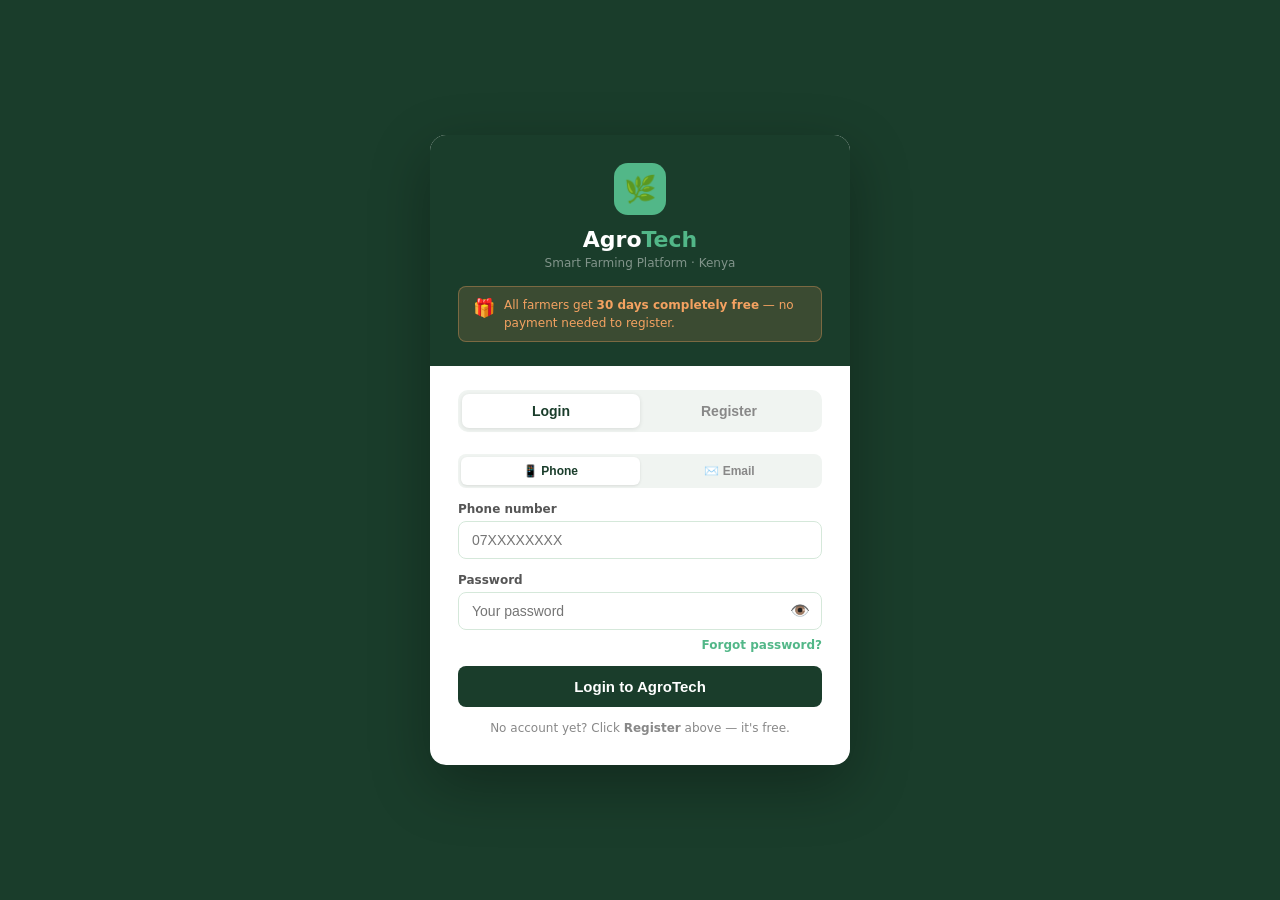
<file: frontend/index.html>
<!DOCTYPE html>
<html lang="en">
<head>
  <meta charset="UTF-8">
  <meta name="viewport" content="width=device-width, initial-scale=1.0">
  <title>AgroTech — Login</title>
  <style>
    * { box-sizing: border-box; margin: 0; padding: 0; }
    body {
      font-family: 'Segoe UI', system-ui, sans-serif;
      background: #1a3d2b;
      min-height: 100vh;
      display: flex; align-items: center; justify-content: center;
      padding: 20px;
    }
    .card {
      background: #ffffff; border-radius: 16px;
      width: 100%; max-width: 420px; overflow: hidden;
      box-shadow: 0 20px 60px rgba(0,0,0,0.3);
    }
    .card-top { background: #1a3d2b; padding: 28px 28px 24px; text-align: center; }
    .logo-circle {
      width: 52px; height: 52px; background: #52b788;
      border-radius: 14px; display: flex; align-items: center;
      justify-content: center; font-size: 26px; margin: 0 auto 12px;
    }
    .logo-name { font-size: 22px; font-weight: 700; color: #fff; }
    .logo-name span { color: #52b788; }
    .logo-tag { font-size: 12px; color: rgba(255,255,255,0.45); margin-top: 4px; }
    .free-strip {
      background: rgba(244,162,97,0.15); border: 1px solid rgba(244,162,97,0.35);
      border-radius: 8px; padding: 9px 14px; margin-top: 16px;
      display: flex; align-items: flex-start; gap: 9px; text-align: left;
    }
    .free-strip-icon { font-size: 18px; margin-top: 1px; }
    .free-strip-text { font-size: 12px; color: #f4a261; line-height: 1.5; }
    .card-body { padding: 24px 28px 28px; }
    .tabs {
      display: flex; background: #f0f4f1; border-radius: 10px;
      padding: 4px; margin-bottom: 22px;
    }
    .tab {
      flex: 1; padding: 9px; text-align: center; font-size: 14px;
      font-weight: 600; border-radius: 7px; cursor: pointer;
      color: #888; border: none; background: none; transition: all 0.15s;
    }
    .tab.active { background: #fff; color: #1a3d2b; box-shadow: 0 1px 4px rgba(0,0,0,0.1); }
    .panel { display: none; }
    .panel.active { display: block; }
    .field { margin-bottom: 14px; }
    .field label { display: block; font-size: 12px; font-weight: 600; color: #555; margin-bottom: 5px; }
    .pass-wrap { position: relative; }
    .pass-wrap input {
      width: 100%; padding: 10px 42px 10px 13px;
      border: 1.5px solid #d5e8da; border-radius: 8px;
      font-size: 14px; color: #1a1a1a; background: #fff; transition: border-color 0.15s;
    }
    .pass-wrap input:focus { outline: none; border-color: #52b788; }
    .eye-btn {
      position: absolute; right: 12px; top: 50%; transform: translateY(-50%);
      background: none; border: none; cursor: pointer; color: #aaa;
      font-size: 16px; padding: 0; line-height: 1; transition: color 0.15s;
    }
    .eye-btn:hover { color: #1a3d2b; }
    .field input[type="tel"], .field input[type="text"], .field input[type="email"],
    .field input[type="number"], .field select {
      width: 100%; padding: 10px 13px; border: 1.5px solid #d5e8da;
      border-radius: 8px; font-size: 14px; color: #1a1a1a;
      background: #fff; transition: border-color 0.15s;
    }
    .field input:focus, .field select:focus {
      outline: none; border-color: #52b788;
    }
    .two-col { display: grid; grid-template-columns: 1fr 1fr; gap: 12px; }
    .scale-hint {
      background: #eaf3de; border-radius: 8px; padding: 9px 12px;
      font-size: 12px; color: #3b6d11; margin-bottom: 14px;
      display: none; line-height: 1.5;
    }
    .error-box {
      background: #fcebeb; border: 1px solid #f09595; border-radius: 8px;
      padding: 10px 13px; font-size: 13px; color: #a32d2d;
      margin-bottom: 14px; display: none;
    }
    .success-box {
      background: #eaf3de; border: 1px solid #a5d6a7; border-radius: 8px;
      padding: 10px 13px; font-size: 13px; color: #2e7d32;
      margin-bottom: 14px; display: none;
    }
    .submit-btn {
      width: 100%; padding: 12px; background: #1a3d2b; color: #fff;
      border: none; border-radius: 8px; font-size: 15px; font-weight: 700;
      cursor: pointer; transition: background 0.15s;
    }
    .submit-btn:hover { background: #2d6a4f; }
    .submit-btn:disabled { background: #aaa; cursor: not-allowed; }
    .hint { font-size: 12px; color: #888; text-align: center; margin-top: 12px; line-height: 1.5; }
    .forgot-link {
      display: block; text-align: right; font-size: 12px;
      color: #52b788; margin: -6px 0 14px; cursor: pointer;
      text-decoration: none; font-weight: 600;
    }
    .forgot-link:hover { text-decoration: underline; }
    .back-link {
      display: inline-flex; align-items: center; gap: 6px;
      font-size: 13px; color: #52b788; cursor: pointer;
      margin-bottom: 16px; font-weight: 600; text-decoration: none;
    }
    .back-link:hover { text-decoration: underline; }
    .step-title { font-size: 16px; font-weight: 800; color: #1a3d2b; margin-bottom: 6px; }
    .step-sub { font-size: 13px; color: #888; margin-bottom: 18px; line-height: 1.6; }
    .login-toggle {
      display: flex; background: #f0f4f1; border-radius: 8px;
      padding: 3px; margin-bottom: 14px;
    }
    .lt-btn {
      flex: 1; padding: 7px; text-align: center; font-size: 12px;
      font-weight: 700; border-radius: 6px; cursor: pointer;
      color: #888; border: none; background: none; transition: all 0.15s;
    }
    .lt-btn.active { background: #fff; color: #1a3d2b; box-shadow: 0 1px 3px rgba(0,0,0,0.1); }
  </style>
</head>
<body>
<div class="card">
  <div class="card-top">
    <div class="logo-circle">🌿</div>
    <div class="logo-name">Agro<span>Tech</span></div>
    <div class="logo-tag">Smart Farming Platform · Kenya</div>
    <div class="free-strip">
      <span class="free-strip-icon">🎁</span>
      <span class="free-strip-text">All farmers get <strong>30 days completely free</strong> — no payment needed to register.</span>
    </div>
  </div>

  <div class="card-body">

    <!-- ═══════════════════════════
         MAIN TABS (Login / Register)
         Hidden when on forgot-password screens
    ═══════════════════════════ -->
    <div class="tabs" id="main-tabs">
      <button class="tab active" onclick="switchTab('login', this)">Login</button>
      <button class="tab"        onclick="switchTab('register', this)">Register</button>
    </div>

    <!-- ═══════════════════════════
         LOGIN PANEL
    ═══════════════════════════ -->
    <div id="panel-login" class="panel active">
      <div class="error-box" id="login-error">❌ <span id="login-error-text"></span></div>

      <!-- Toggle between phone and email login -->
      <div class="login-toggle">
        <button class="lt-btn active" id="lt-phone" onclick="setLoginMode('phone')">📱 Phone</button>
        <button class="lt-btn" id="lt-email" onclick="setLoginMode('email')">✉️ Email</button>
      </div>

      <div class="field">
        <label id="l-identifier-label">Phone number</label>
        <input type="text" id="l-identifier" placeholder="07XXXXXXXX">
      </div>
      <div class="field">
        <label>Password</label>
        <div class="pass-wrap">
          <input type="password" id="l-pass" placeholder="Your password">
          <button class="eye-btn" type="button" onclick="togglePassword('l-pass', this)" title="Show/hide password">👁️</button>
        </div>
      </div>
      <a class="forgot-link" onclick="goToForgot()">Forgot password?</a>
      <button class="submit-btn" id="login-btn" onclick="doLogin()">Login to AgroTech</button>
      <p class="hint">No account yet? Click <strong>Register</strong> above — it's free.</p>
    </div>

    <!-- ═══════════════════════════
         REGISTER PANEL
    ═══════════════════════════ -->
    <div id="panel-register" class="panel">
      <div class="error-box" id="reg-error">❌ <span id="reg-error-text"></span></div>
      <div class="field">
        <label>Full name</label>
        <input type="text" id="r-name" placeholder="e.g. John Kamau">
      </div>
      <div class="two-col">
        <div class="field">
          <label>Phone number</label>
          <input type="tel" id="r-phone" placeholder="07XXXXXXXX">
        </div>
        <div class="field">
          <label>Email (optional)</label>
          <input type="email" id="r-email" placeholder="you@gmail.com">
        </div>
      </div>
      <div class="two-col">
        <div class="field">
          <label>Password</label>
          <div class="pass-wrap">
            <input type="password" id="r-pass" placeholder="Min 6 characters">
            <button class="eye-btn" type="button" onclick="togglePassword('r-pass', this)" title="Show/hide password">👁️</button>
          </div>
        </div>
        <div class="field">
          <label>Confirm password</label>
          <div class="pass-wrap">
            <input type="password" id="r-pass2" placeholder="Repeat password">
            <button class="eye-btn" type="button" onclick="togglePassword('r-pass2', this)" title="Show/hide password">👁️</button>
          </div>
        </div>
      </div>
      <div class="field">
        <label>Farm size (acres)</label>
        <input type="number" id="r-acres" placeholder="e.g. 3" min="0" step="0.5" oninput="updateScale()">
      </div>
      <div class="field">
        <label>County</label>
        <select id="r-county">
          <option value="">Select your county...</option>
          <option>Baringo</option><option>Bomet</option><option>Bungoma</option>
          <option>Busia</option><option>Elgeyo Marakwet</option><option>Embu</option>
          <option>Garissa</option><option>Homa Bay</option><option>Isiolo</option>
          <option>Kajiado</option><option>Kakamega</option><option>Kericho</option>
          <option>Kiambu</option><option>Kilifi</option><option>Kirinyaga</option>
          <option>Kisii</option><option>Kisumu</option><option>Kitui</option>
          <option>Kwale</option><option>Laikipia</option><option>Lamu</option>
          <option>Machakos</option><option>Makueni</option><option>Mandera</option>
          <option>Marsabit</option><option>Meru</option><option>Migori</option>
          <option>Mombasa</option><option>Murang'a</option><option>Nairobi</option>
          <option>Nakuru</option><option>Nandi</option><option>Narok</option>
          <option>Nyamira</option><option>Nyandarua</option><option>Nyeri</option>
          <option>Samburu</option><option>Siaya</option><option>Taita Taveta</option>
          <option>Tana River</option><option>Tharaka Nithi</option><option>Trans Nzoia</option>
          <option>Turkana</option><option>Uasin Gishu</option><option>Vihiga</option>
          <option>Wajir</option><option>West Pokot</option>
        </select>
      </div>
      <div class="scale-hint" id="scale-hint"></div>
      <button class="submit-btn" id="reg-btn" onclick="doRegister()">Create My Farm Account</button>
      <p class="hint">Already have an account? Click <strong>Login</strong> above.</p>
    </div>


    <!-- ═══════════════════════════
         FORGOT PASSWORD — STEP 1
         Enter email to receive code
    ═══════════════════════════ -->
    <div id="panel-forgot1" class="panel">
      <a class="back-link" onclick="goToLogin()">← Back to Login</a>
      <div class="step-title">🔒 Forgot your password?</div>
      <div class="step-sub">
        Enter the email address you used when registering your account.
        We will send you a 6-digit code to reset your password.
      </div>
      <div class="error-box" id="forgot1-error">❌ <span id="forgot1-error-text"></span></div>
      <div class="field">
        <label>Email address</label>
        <input type="email" id="f-email" placeholder="you@gmail.com">
      </div>
      <button class="submit-btn" id="forgot1-btn" onclick="sendResetCode()">
        📧 Send Reset Code
      </button>
      <p class="hint">
        ⚠️ You must use the <strong>same email you entered when registering</strong>.
        If you registered without an email, you cannot use this feature —
        please contact support instead.
      </p>
    </div>


    <!-- ═══════════════════════════
         FORGOT PASSWORD — STEP 2
         Enter code + new password
    ═══════════════════════════ -->
    <div id="panel-forgot2" class="panel">
      <a class="back-link" onclick="goToForgot()">← Back</a>
      <div class="step-title">✉️ Check your email</div>
      <div class="step-sub">
        We sent a 6-digit code to <strong id="forgot2-email-display"></strong>.
        Enter it below along with your new password.
        The code expires in 15 minutes.
      </div>
      <!-- Spam folder reminder -->
      <div style="background:#fff8e1;border:1px solid #ffe082;border-radius:8px;padding:10px 13px;font-size:12px;color:#e65100;margin-bottom:14px">
        📬 <strong>Cannot find the email?</strong> Check your <strong>Spam</strong> or <strong>Junk</strong> folder — 
        it sometimes lands there. The email comes from <em>harunmuriithi542@gmail.com</em>.
      </div>
      <div class="error-box" id="forgot2-error">❌ <span id="forgot2-error-text"></span></div>
      <div class="field">
        <label>6-digit code</label>
        <input type="text" id="f-code" placeholder="123456" maxlength="6"
               style="font-size:20px;letter-spacing:6px;text-align:center;font-weight:700">
      </div>
      <div class="field">
        <label>New password</label>
        <div class="pass-wrap">
          <input type="password" id="f-newpass" placeholder="Min 6 characters">
          <button class="eye-btn" type="button" onclick="togglePassword('f-newpass', this)" title="Show/hide password">👁️</button>
        </div>
      </div>
      <button class="submit-btn" id="forgot2-btn" onclick="doResetPassword()">
        ✅ Reset Password
      </button>
      <p class="hint" id="resend-hint">
        Didn't get the code? <a onclick="resendCode()" style="color:#52b788;font-weight:700;cursor:pointer;text-decoration:underline">Resend code</a>
      </p>
    </div>


    <!-- ═══════════════════════════
         FORGOT PASSWORD — STEP 3
         Success
    ═══════════════════════════ -->
    <div id="panel-forgot3" class="panel" style="text-align:center;padding:20px 0">
      <div style="font-size:56px;margin-bottom:12px">🎉</div>
      <div class="step-title">Password Reset!</div>
      <div class="step-sub">
        Your password has been changed successfully.
        You can now log in with your new password.
      </div>
      <button class="submit-btn" onclick="goToLogin()">
        ← Back to Login
      </button>
    </div>

  </div>
</div>

<script>
  const API = "https://agrotech-75cy.onrender.com";

  if (localStorage.getItem("agro_token")) {
    window.location.href = "pages/dashboard.html";
  }

  let loginMode = "phone";   // "phone" or "email"
  let forgotEmail = "";      // remembered between forgot steps


  // ═══════════════════════════════════
  //  TAB / PANEL SWITCHING
  // ═══════════════════════════════════
  function switchTab(name, btn) {
    document.querySelectorAll(".tab").forEach(t => t.classList.remove("active"));
    document.querySelectorAll(".panel").forEach(p => p.classList.remove("active"));
    btn.classList.add("active");
    document.getElementById("panel-" + name).classList.add("active");
  }

  function showOnlyPanel(panelId) {
    document.querySelectorAll(".panel").forEach(p => p.classList.remove("active"));
    document.getElementById(panelId).classList.add("active");
  }

  function goToLogin() {
    document.getElementById("main-tabs").style.display = "flex";
    document.querySelectorAll(".tab").forEach(t => t.classList.remove("active"));
    document.querySelector(".tab").classList.add("active"); // first tab = Login
    showOnlyPanel("panel-login");
  }

  function goToForgot() {
    document.getElementById("main-tabs").style.display = "none";
    document.getElementById("forgot1-error").style.display = "none";
    showOnlyPanel("panel-forgot1");
  }


  // ═══════════════════════════════════
  //  LOGIN MODE TOGGLE (phone / email)
  // ═══════════════════════════════════
  function setLoginMode(mode) {
    loginMode = mode;
    document.getElementById("lt-phone").classList.toggle("active", mode==="phone");
    document.getElementById("lt-email").classList.toggle("active", mode==="email");

    const input = document.getElementById("l-identifier");
    const label = document.getElementById("l-identifier-label");

    if (mode === "phone") {
      label.textContent = "Phone number";
      input.placeholder = "07XXXXXXXX";
      input.type = "tel";
    } else {
      label.textContent = "Email address";
      input.placeholder = "you@gmail.com";
      input.type = "email";
    }
    input.value = "";
  }


  // ═══════════════════════════════════
  //  PASSWORD VISIBILITY TOGGLE
  // ═══════════════════════════════════
  function togglePassword(inputId, btn) {
    const input = document.getElementById(inputId);
    if (input.type === "password") {
      input.type = "text";
      btn.textContent = "🙈";
      btn.title = "Hide password";
    } else {
      input.type = "password";
      btn.textContent = "👁️";
      btn.title = "Show password";
    }
  }


  // ═══════════════════════════════════
  //  FARM SCALE HINT (registration)
  // ═══════════════════════════════════
  function updateScale() {
    const acres = parseFloat(document.getElementById("r-acres").value);
    const box   = document.getElementById("scale-hint");
    if (isNaN(acres) || acres <= 0) { box.style.display = "none"; return; }
    box.style.display = "block";
    box.innerHTML = acres < 5
      ? "✅ <strong>Small Scale</strong> (under 5 acres) — 100 scans/day · $10/month after free period"
      : "✅ <strong>Large Scale</strong> (5+ acres) — Unlimited scans · $25/month after free period";
  }


  // ═══════════════════════════════════
  //  LOGIN — supports phone OR email
  // ═══════════════════════════════════
  async function doLogin() {
    const identifier = document.getElementById("l-identifier").value.trim();
    const password   = document.getElementById("l-pass").value;
    const errBox     = document.getElementById("login-error");
    const btn        = document.getElementById("login-btn");

    errBox.style.display = "none";
    if (!identifier || !password) {
      document.getElementById("login-error-text").textContent = "Please fill in both fields.";
      errBox.style.display = "block"; return;
    }
    btn.disabled = true; btn.textContent = "Logging in...";
    try {
      const res  = await fetch(API + "/auth/login", {
        method: "POST", headers: { "Content-Type": "application/json" },
        body: JSON.stringify({ identifier, password })
      });
      const data = await res.json();
      if (!res.ok) throw new Error(data.detail || "Login failed");
      localStorage.setItem("agro_token", data.token);
      localStorage.setItem("agro_user",  JSON.stringify(data.user));
      window.location.href = "pages/dashboard.html";
    } catch (err) {
      document.getElementById("login-error-text").textContent = err.message;
      errBox.style.display = "block";
      btn.disabled = false; btn.textContent = "Login to AgroTech";
    }
  }


  // ═══════════════════════════════════
  //  REGISTER — now includes optional email
  // ═══════════════════════════════════
  async function doRegister() {
    const name      = document.getElementById("r-name").value.trim();
    const phone     = document.getElementById("r-phone").value.trim();
    const email     = document.getElementById("r-email").value.trim();
    const password  = document.getElementById("r-pass").value;
    const password2 = document.getElementById("r-pass2").value;
    const farmSize  = parseFloat(document.getElementById("r-acres").value) || 0;
    const county    = document.getElementById("r-county").value;
    const errBox    = document.getElementById("reg-error");
    const btn       = document.getElementById("reg-btn");

    errBox.style.display = "none";

    if (!name || !phone || !password || !county) {
      document.getElementById("reg-error-text").textContent = "Please fill in all required fields including county.";
      errBox.style.display = "block"; return;
    }
    if (password.length < 6) {
      document.getElementById("reg-error-text").textContent = "Password must be at least 6 characters.";
      errBox.style.display = "block"; return;
    }
    if (password !== password2) {
      document.getElementById("reg-error-text").textContent = "Passwords do not match. Please check and try again.";
      errBox.style.display = "block"; return;
    }
    // Basic email format check (only if email was entered)
    if (email && !email.includes("@")) {
      document.getElementById("reg-error-text").textContent = "Please enter a valid email address, or leave it blank.";
      errBox.style.display = "block"; return;
    }

    btn.disabled = true; btn.textContent = "Creating account...";
    try {
      const res  = await fetch(API + "/auth/register", {
        method: "POST", headers: { "Content-Type": "application/json" },
        body: JSON.stringify({ name, phone, email, password, county, farm_size: farmSize })
      });
      const data = await res.json();
      if (!res.ok) throw new Error(data.detail || "Registration failed");
      localStorage.setItem("agro_token", data.token);
      localStorage.setItem("agro_user",  JSON.stringify(data.user));
      window.location.href = "pages/dashboard.html";
    } catch (err) {
      document.getElementById("reg-error-text").textContent = err.message;
      errBox.style.display = "block";
      btn.disabled = false; btn.textContent = "Create My Farm Account";
    }
  }


  // ═══════════════════════════════════
  //  FORGOT PASSWORD — STEP 1
  //  Send reset code to email
  // ═══════════════════════════════════
  async function sendResetCode() {
    const email  = document.getElementById("f-email").value.trim();
    const errBox = document.getElementById("forgot1-error");
    const btn    = document.getElementById("forgot1-btn");

    errBox.style.display = "none";

    if (!email || !email.includes("@")) {
      document.getElementById("forgot1-error-text").textContent = "Please enter a valid email address.";
      errBox.style.display = "block"; return;
    }

    btn.disabled = true; btn.textContent = "⏳ Sending code...";

    try {
      const res  = await fetch(API + "/auth/forgot-password", {
        method: "POST", headers: { "Content-Type": "application/json" },
        body: JSON.stringify({ email })
      });
      const data = await res.json();

      if (!res.ok) {
        // Show the exact error from the backend clearly
        document.getElementById("forgot1-error-text").textContent = data.detail || "Could not send reset code.";
        errBox.style.display = "block";
        return;
      }

      // Success — move to step 2
      forgotEmail = email;
      document.getElementById("forgot2-email-display").textContent = email;
      document.getElementById("f-code").value    = "";
      document.getElementById("f-newpass").value = "";
      document.getElementById("forgot2-error").style.display = "none";
      document.getElementById("resend-hint").innerHTML =
        'Didn\'t get the code? <a onclick="resendCode()" style="color:#52b788;font-weight:700;cursor:pointer;text-decoration:underline">Resend code</a>';
      showOnlyPanel("panel-forgot2");

    } catch (err) {
      document.getElementById("forgot1-error-text").textContent = "Could not connect to server. Make sure the backend is running.";
      errBox.style.display = "block";
    } finally {
      btn.disabled = false; btn.textContent = "📧 Send Reset Code";
    }
  }


  // ═══════════════════════════════════
  //  FORGOT PASSWORD — RESEND CODE
  // ═══════════════════════════════════
  async function resendCode() {
    const hint = document.getElementById("resend-hint");
    hint.textContent = "Sending new code...";
    try {
      await fetch(API + "/auth/forgot-password", {
        method: "POST", headers: { "Content-Type": "application/json" },
        body: JSON.stringify({ email: forgotEmail })
      });
      hint.innerHTML = "✅ A new code has been sent to your email.";
    } catch (e) {
      hint.innerHTML = "❌ Could not resend. Try again later.";
    }
  }


  // ═══════════════════════════════════
  //  FORGOT PASSWORD — STEP 2
  //  Verify code + set new password
  // ═══════════════════════════════════
  async function doResetPassword() {
    const code     = document.getElementById("f-code").value.trim();
    const newPass  = document.getElementById("f-newpass").value;
    const errBox   = document.getElementById("forgot2-error");
    const btn      = document.getElementById("forgot2-btn");

    errBox.style.display = "none";

    if (!code || code.length !== 6) {
      document.getElementById("forgot2-error-text").textContent = "Please enter the 6-digit code from your email.";
      errBox.style.display = "block"; return;
    }
    if (!newPass || newPass.length < 6) {
      document.getElementById("forgot2-error-text").textContent = "New password must be at least 6 characters.";
      errBox.style.display = "block"; return;
    }

    btn.disabled = true; btn.textContent = "Resetting...";

    try {
      const res  = await fetch(API + "/auth/reset-password", {
        method: "POST", headers: { "Content-Type": "application/json" },
        body: JSON.stringify({ email: forgotEmail, code, new_password: newPass })
      });
      const data = await res.json();
      if (!res.ok) throw new Error(data.detail || "Could not reset password.");

      showOnlyPanel("panel-forgot3");

    } catch (err) {
      document.getElementById("forgot2-error-text").textContent = err.message;
      errBox.style.display = "block";
    } finally {
      btn.disabled = false; btn.textContent = "✅ Reset Password";
    }
  }


  // ═══════════════════════════════════
  //  ENTER KEY SUBMITS
  // ═══════════════════════════════════
  document.addEventListener("keydown", e => {
    if (e.key !== "Enter") return;
    if (document.getElementById("panel-login").classList.contains("active"))   { doLogin(); return; }
    if (document.getElementById("panel-register").classList.contains("active")){ doRegister(); return; }
    if (document.getElementById("panel-forgot1").classList.contains("active")) { sendResetCode(); return; }
    if (document.getElementById("panel-forgot2").classList.contains("active")) { doResetPassword(); return; }
  });
</script>
<script src="js/app.js"></script>
</body>
</html>
</file>
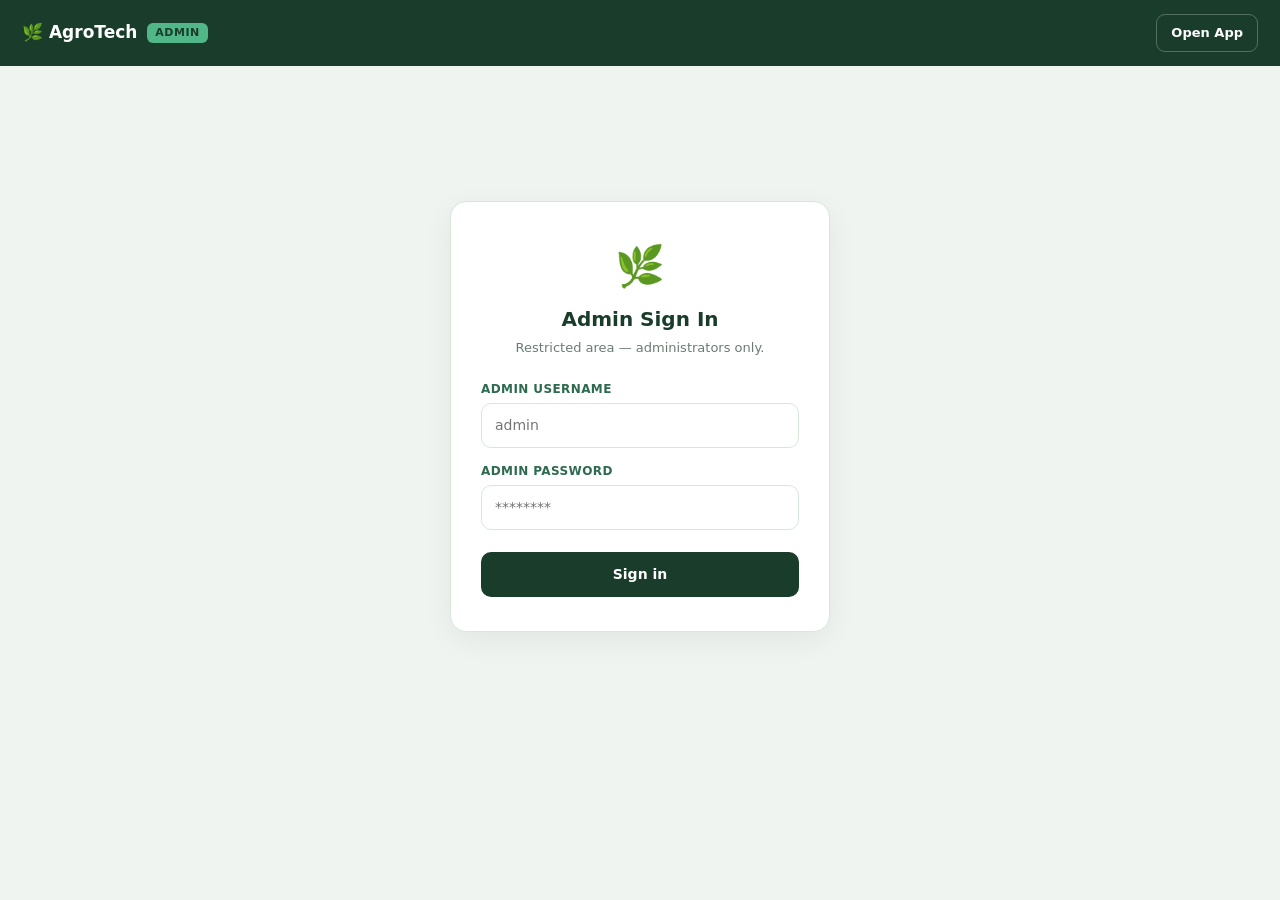
<file: frontend/pages/admin.html>
<!DOCTYPE html>
<html lang="en">
<head>
<meta charset="UTF-8">
<meta name="viewport" content="width=device-width, initial-scale=1.0">
<meta name="theme-color" content="#1a3d2b">
<title>AgroTech — Admin</title>
<style>
  :root{
    --forest:#1a3d2b; --mid:#2d6a4f; --green:#52b788; --leaf:#eaf3de;
    --bg:#f0f4f1; --card:#ffffff; --line:#d5e8da; --ink:#20302a; --muted:#6a7c72;
    --red:#e24b4a; --red-bg:#fcebeb;
  }
  *{box-sizing:border-box;margin:0;padding:0}
  body{background:var(--bg);color:var(--ink);
    font-family:'Segoe UI',system-ui,-apple-system,sans-serif;line-height:1.5}
  .topbar{background:var(--forest);color:#fff;padding:14px 22px;display:flex;
    align-items:center;justify-content:space-between;position:sticky;top:0;z-index:10}
  .brand{display:flex;align-items:center;gap:10px;font-weight:700;font-size:17px}
  .brand .badge{background:var(--green);color:var(--forest);font-size:11px;font-weight:800;
    padding:2px 8px;border-radius:6px;letter-spacing:.5px}
  .top-actions{display:flex;gap:10px}
  .top-actions a,.top-actions button{font:inherit;font-size:13px;font-weight:600;cursor:pointer;
    text-decoration:none;padding:8px 14px;border-radius:9px;border:1px solid rgba(255,255,255,.25);
    background:transparent;color:#fff;transition:background .15s}
  .top-actions a:hover,.top-actions button:hover{background:rgba(255,255,255,.12)}
  .wrap{max-width:1080px;margin:0 auto;padding:24px 22px 80px}
  h1{font-size:22px;color:var(--forest);margin-bottom:2px}
  .sub{color:var(--muted);font-size:13px;margin-bottom:22px}
  .hidden{display:none}
  .login-screen{min-height:78vh;display:flex;align-items:center;justify-content:center;padding:20px}
  .login-card{background:var(--card);border:1px solid var(--line);border-radius:16px;
    padding:34px 30px;width:100%;max-width:380px;box-shadow:0 8px 30px rgba(0,0,0,.06)}
  .login-card .leaf{font-size:40px;text-align:center}
  .login-card h2{text-align:center;color:var(--forest);font-size:20px;margin:8px 0 4px}
  .login-card .p{text-align:center;color:var(--muted);font-size:13px;margin-bottom:22px}
  .login-card label{display:block;font-size:12px;font-weight:700;color:var(--mid);
    text-transform:uppercase;letter-spacing:.4px;margin:14px 0 5px}
  .login-card input{width:100%;padding:11px 13px;border:1.5px solid var(--line);border-radius:10px;
    font:inherit;font-size:14px}
  .login-card input:focus{outline:none;border-color:var(--green)}
  .login-card button{width:100%;margin-top:22px;padding:12px;background:var(--forest);color:#fff;
    border:none;border-radius:10px;font:inherit;font-size:14px;font-weight:700;cursor:pointer;transition:background .15s}
  .login-card button:hover{background:var(--mid)}
  .login-card button:disabled{opacity:.6;cursor:default}
  .err{background:var(--red-bg);color:var(--red);border:1px solid #f3b6b6;border-radius:9px;
    padding:10px 12px;font-size:13px;margin-top:16px;text-align:center}
  .state{text-align:center;padding:80px 20px;color:var(--muted)}
  .state .big{font-size:46px;margin-bottom:10px}
  .state h2{color:var(--forest);font-size:20px;margin-bottom:6px}
  .state button{margin-top:16px;padding:10px 20px;background:var(--forest);color:#fff;border:none;
    border-radius:9px;font:inherit;font-weight:600;cursor:pointer}
  .cards{display:grid;grid-template-columns:repeat(4,1fr);gap:14px;margin-bottom:14px}
  .card{background:var(--card);border:1px solid var(--line);border-radius:14px;padding:16px 18px}
  .card .label{font-size:12px;color:var(--muted);text-transform:uppercase;letter-spacing:.5px;font-weight:600}
  .card .val{font-size:30px;font-weight:800;color:var(--forest);margin-top:4px;line-height:1}
  .card .foot{font-size:12px;color:var(--muted);margin-top:6px}
  .card.accent{background:var(--forest);border-color:var(--forest)}
  .card.accent .label{color:var(--green)} .card.accent .val,.card.accent .foot{color:#fff}
  .signups{display:flex;background:var(--card);border:1px solid var(--line);border-radius:14px;
    overflow:hidden;margin-bottom:22px}
  .signups div{flex:1;padding:14px 18px;text-align:center;border-right:1px solid var(--line)}
  .signups div:last-child{border-right:none}
  .signups .n{font-size:22px;font-weight:800;color:var(--mid)} .signups .t{font-size:12px;color:var(--muted)}
  .cols{display:grid;grid-template-columns:1fr 1fr;gap:18px;margin-bottom:22px}
  .panel{background:var(--card);border:1px solid var(--line);border-radius:14px;padding:18px 20px}
  .panel h3{font-size:14px;color:var(--forest);margin-bottom:14px;text-transform:uppercase;letter-spacing:.5px}
  .panel.full{margin-bottom:22px}
  .bar-row{margin-bottom:11px}
  .bar-row .bl{display:flex;justify-content:space-between;font-size:13px;margin-bottom:4px}
  .bar-row .bl b{color:var(--forest)} .bar-row .bl span{color:var(--muted)}
  .track{height:9px;background:var(--leaf);border-radius:5px;overflow:hidden}
  .fill{height:100%;background:var(--green);border-radius:5px}
  .health-bar{height:26px;border-radius:8px;overflow:hidden;display:flex;margin-bottom:12px;background:var(--leaf)}
  .health-bar .h{background:var(--green)} .health-bar .d{background:var(--red)}
  .legend{display:flex;gap:18px;font-size:13px}
  .legend span{display:flex;align-items:center;gap:6px;color:var(--muted)}
  .dot{width:11px;height:11px;border-radius:3px;display:inline-block}
  .tbl-head{display:flex;justify-content:space-between;align-items:center;margin-bottom:12px;gap:12px;flex-wrap:wrap}
  input.search{font:inherit;font-size:13px;padding:8px 12px;border:1px solid var(--line);border-radius:9px;width:220px;max-width:100%}
  table{width:100%;border-collapse:collapse;font-size:13.5px}
  th{text-align:left;color:var(--muted);font-weight:600;font-size:12px;text-transform:uppercase;
    letter-spacing:.4px;padding:9px 10px;border-bottom:2px solid var(--line)}
  td{padding:10px;border-bottom:1px solid var(--line)}
  tr:last-child td{border-bottom:none}
  .pill{font-size:11px;font-weight:700;padding:2px 9px;border-radius:20px}
  .pill.small{background:var(--leaf);color:var(--mid)} .pill.large{background:#e7eef9;color:#3a6ea5}
  .pill.healthy{background:var(--leaf);color:var(--mid)} .pill.diseased{background:var(--red-bg);color:var(--red)}
  .muted{color:var(--muted)}
  .pill.t-active{background:var(--leaf);color:var(--mid)}
  .pill.t-expiring{background:#fdf3e7;color:#c97b2a}
  .pill.t-expired{background:var(--red-bg);color:var(--red)}
  .filters{display:flex;gap:8px;flex-wrap:wrap}
  .filters button{font:inherit;font-size:12.5px;font-weight:600;padding:6px 13px;border-radius:20px;
    border:1px solid var(--line);background:#fff;color:var(--muted);cursor:pointer}
  .filters button.on{background:var(--forest);color:#fff;border-color:var(--forest)}
  @media (max-width:820px){
    .cards{grid-template-columns:1fr 1fr} .cols{grid-template-columns:1fr}
    table{font-size:12.5px} th,td{padding:8px 7px}
  }
</style>
</head>
<body>
<div class="topbar">
  <div class="brand">🌿 AgroTech <span class="badge">ADMIN</span></div>
  <div class="top-actions">
    <a href="dashboard.html">Open App</a>
    <button id="logoutBtn" class="hidden" onclick="logout()">Log out</button>
  </div>
</div>

<div id="login" class="login-screen hidden">
  <div class="login-card">
    <div class="leaf">🌿</div>
    <h2>Admin Sign In</h2>
    <div class="p">Restricted area — administrators only.</div>
    <label for="email">Admin username</label>
    <input id="email" type="text" autocomplete="username" placeholder="admin">
    <label for="pw">Admin password</label>
    <input id="pw" type="password" autocomplete="current-password" placeholder="********">
    <button id="loginBtn" onclick="doLogin()">Sign in</button>
    <div id="loginErr" class="err hidden"></div>
  </div>
</div>

<div class="wrap">
  <div id="loading" class="state hidden">
    <div class="big">⏳</div><h2>Loading…</h2>
    <p>Fetching the latest numbers (the server may take a few seconds to wake up).</p>
  </div>
  <div id="errscreen" class="state hidden">
    <div class="big">⚠️</div><h2>Couldn't reach the server</h2>
    <p>It may be starting up. Please try again.</p>
    <button onclick="load()">Retry</button>
  </div>
  <div id="denied" class="state hidden">
    <div class="big">🔒</div><h2>Not an admin account</h2>
    <p>This login doesn't have admin access.</p>
    <button onclick="logout()">Sign in as a different account</button>
  </div>

  <div id="dash" class="hidden">
    <h1>Admin Dashboard</h1>
    <div class="sub">A live overview of AgroTech — farmers, scans, and activity.</div>
    <div class="cards">
      <div class="card accent"><div class="label">Total Farmers</div><div class="val" id="c-farmers">—</div><div class="foot" id="c-scale">—</div></div>
      <div class="card"><div class="label">Total Scans</div><div class="val" id="c-scans">—</div><div class="foot" id="c-health">—</div></div>
      <div class="card"><div class="label">Crops Tracked</div><div class="val" id="c-crops">—</div></div>
      <div class="card"><div class="label">Tasks</div><div class="val" id="c-tasks">—</div><div class="foot" id="c-items">—</div></div>
    </div>
    <div class="signups">
      <div><div class="n" id="s-today">—</div><div class="t">New today</div></div>
      <div><div class="n" id="s-week">—</div><div class="t">Last 7 days</div></div>
      <div><div class="n" id="s-month">—</div><div class="t">Last 30 days</div></div>
    </div>

    <div class="panel full">
      <h3>Free Trials</h3>
      <div class="signups" style="margin:0;border:none">
        <div><div class="n" id="t-active" style="color:var(--green)">—</div><div class="t">Active</div></div>
        <div><div class="n" id="t-expiring" style="color:#c97b2a">—</div><div class="t">Ending ≤ 7 days</div></div>
        <div><div class="n" id="t-expired" style="color:var(--red)">—</div><div class="t">Trial over</div></div>
      </div>
    </div>
    <div class="cols">
      <div class="panel">
        <h3>Top Diseases Detected</h3>
        <div id="diseases"><div class="muted">No diseased scans yet.</div></div>
      </div>
      <div class="panel">
        <h3>Scan Health Split</h3>
        <div class="health-bar"><div class="h" id="hb-h" style="width:0"></div><div class="d" id="hb-d" style="width:0"></div></div>
        <div class="legend">
          <span><i class="dot" style="background:var(--green)"></i> Healthy: <b id="lg-h" style="margin-left:4px">0</b></span>
          <span><i class="dot" style="background:var(--red)"></i> Diseased: <b id="lg-d" style="margin-left:4px">0</b></span>
        </div>
      </div>
    </div>
    <div class="panel full">
      <h3>Recent Scans</h3>
      <table>
        <thead><tr><th>Farmer</th><th>Crop</th><th>Result</th><th>Confidence</th><th>Status</th><th>When</th></tr></thead>
        <tbody id="recent"></tbody>
      </table>
    </div>
    <div class="panel full">
      <div class="tbl-head">
        <h3 style="margin:0">All Farmers (<span id="f-count">0</span>)</h3>
        <input class="search" id="search" placeholder="Search name, phone, email..." oninput="filterFarmers()">
      </div>
      <div class="filters" style="margin-bottom:14px">
        <button class="on" data-f="all"      onclick="setFilter('all',this)">All</button>
        <button data-f="active"   onclick="setFilter('active',this)">Active</button>
        <button data-f="expiring" onclick="setFilter('expiring',this)">Ending soon</button>
        <button data-f="expired"  onclick="setFilter('expired',this)">Trial over</button>
      </div>
      <table>
        <thead><tr><th>Name</th><th>Phone</th><th>Email</th><th>County</th><th>Scale</th><th>Scans</th><th>Trial</th><th>Joined</th></tr></thead>
        <tbody id="farmers"></tbody>
      </table>
    </div>
  </div>
</div>

<script>
  const API = "https://agrotech-75cy.onrender.com";
  const TOKEN_KEY = "agro_admin_token";
  function esc(v){ if(v===null||v===undefined) return "";
    return String(v).replace(/&/g,"&amp;").replace(/</g,"&lt;").replace(/>/g,"&gt;")
      .replace(/"/g,"&quot;").replace(/'/g,"&#039;"); }
  const SCREENS = ["login","loading","errscreen","denied","dash"];
  function show(id){
    SCREENS.forEach(x => document.getElementById(x).classList.toggle("hidden", x!==id));
    document.getElementById("logoutBtn").classList.toggle("hidden", id!=="dash");
  }
  function token(){ return localStorage.getItem(TOKEN_KEY); }
  function logout(){ localStorage.removeItem(TOKEN_KEY); show("login"); }

  async function doLogin(){
    const id = document.getElementById("email").value.trim();
    const pw = document.getElementById("pw").value;
    const errBox = document.getElementById("loginErr");
    const btn = document.getElementById("loginBtn");
    errBox.classList.add("hidden");
    if(!id || !pw){ errBox.textContent = "Enter the admin username and password."; errBox.classList.remove("hidden"); return; }
    btn.disabled = true; btn.textContent = "Signing in...";
    try {
      const res = await fetch(API + "/admin/login", {
        method:"POST", headers:{"Content-Type":"application/json"},
        body: JSON.stringify({ username: id, password: pw })
      });
      if(res.status === 401){
        errBox.textContent = "Wrong admin username or password."; errBox.classList.remove("hidden"); return;
      }
      if(res.status === 503){
        errBox.textContent = "Admin login isn't set up yet (ADMIN_USERNAME / ADMIN_PASSWORD missing)."; errBox.classList.remove("hidden"); return;
      }
      if(!res.ok){ errBox.textContent = "Login failed. Please try again."; errBox.classList.remove("hidden"); return; }
      const data = await res.json();
      localStorage.setItem(TOKEN_KEY, data.token);
      load();
    } catch(e){
      errBox.textContent = "Couldn't reach the server. Try again in a moment.";
      errBox.classList.remove("hidden");
    } finally { btn.disabled = false; btn.textContent = "Sign in"; }
  }
  document.addEventListener("keydown", e => {
    if(e.key==="Enter" && !document.getElementById("login").classList.contains("hidden")) doLogin();
  });

  async function load(){
    if(!token()){ show("login"); return; }
    show("loading");
    try {
      const res = await fetch(API + "/admin/overview", { headers:{ "Authorization":"Bearer "+token() } });
      if(res.status === 401){ logout(); return; }
      if(res.status === 403){ show("denied"); return; }
      if(!res.ok){ show("errscreen"); return; }
      renderOverview(await res.json());
      show("dash");
      loadFarmers();
    } catch(e){ show("errscreen"); console.error(e); }
  }

  function renderOverview(d){
    document.getElementById("c-farmers").textContent = d.totals.farmers;
    document.getElementById("c-scale").textContent   = d.scale.small + " small · " + d.scale.large + " large";
    document.getElementById("c-scans").textContent   = d.totals.scans;
    document.getElementById("c-health").textContent  = d.scan_health.diseased + " diseased · " + d.scan_health.healthy + " healthy";
    document.getElementById("c-crops").textContent   = d.totals.crops;
    document.getElementById("c-tasks").textContent   = d.totals.tasks;
    document.getElementById("c-items").textContent   = d.totals.inventory + " inventory items";
    document.getElementById("s-today").textContent = d.signups.today;
    document.getElementById("s-week").textContent  = d.signups.week;
    document.getElementById("s-month").textContent = d.signups.month;
    if(d.trials){
      document.getElementById("t-active").textContent   = d.trials.active;
      document.getElementById("t-expiring").textContent = d.trials.expiring;
      document.getElementById("t-expired").textContent  = d.trials.expired;
    }
    const box = document.getElementById("diseases");
    if(d.top_diseases.length){
      const max = Math.max(...d.top_diseases.map(x => x.count));
      box.innerHTML = d.top_diseases.map(x => `
        <div class="bar-row">
          <div class="bl"><b>${esc(x.disease)}</b><span>${x.count}</span></div>
          <div class="track"><div class="fill" style="width:${Math.round(x.count/max*100)}%"></div></div>
        </div>`).join("");
    } else { box.innerHTML = '<div class="muted">No diseased scans yet.</div>'; }
    const h = d.scan_health.healthy, dd = d.scan_health.diseased, tot = h+dd;
    document.getElementById("hb-h").style.width = tot ? (h/tot*100)+"%" : "0";
    document.getElementById("hb-d").style.width = tot ? (dd/tot*100)+"%" : "0";
    document.getElementById("lg-h").textContent = h;
    document.getElementById("lg-d").textContent = dd;
    const rec = document.getElementById("recent");
    rec.innerHTML = d.recent_scans.length ? d.recent_scans.map(s => `
      <tr><td>${esc(s.farmer)}</td><td>${esc(s.plant)}</td><td>${esc(s.disease)}</td>
        <td>${s.confidence}%</td>
        <td><span class="pill ${s.status==='healthy'?'healthy':'diseased'}">${esc(s.status||'—')}</span></td>
        <td class="muted">${esc(s.date)}</td></tr>`).join("")
      : '<tr><td colspan="6" class="muted">No scans yet.</td></tr>';
  }

  let allFarmers = [];
  let currentFilter = "all";
  function trialPill(f){
    const dl = f.days_left;
    if(f.trial_status==="expired")  return `<span class="pill t-expired">Over ${Math.abs(dl)}d ago</span>`;
    if(f.trial_status==="expiring") return `<span class="pill t-expiring">Ends in ${dl}d</span>`;
    return `<span class="pill t-active">${dl}d left</span>`;
  }
  async function loadFarmers(){
    try {
      const res = await fetch(API + "/admin/farmers", { headers:{ "Authorization":"Bearer "+token() } });
      if(!res.ok) return;
      allFarmers = await res.json();
      applyFilters();
    } catch(e){ console.error(e); }
  }
  function renderFarmers(list){
    const body = document.getElementById("farmers");
    document.getElementById("f-count").textContent = list.length;
    body.innerHTML = list.length ? list.map(f => `
      <tr><td>${esc(f.name)}</td><td>${esc(f.phone)}</td>
        <td>${esc(f.email)||'<span class="muted">—</span>'}</td>
        <td>${esc(f.county)}</td>
        <td><span class="pill ${f.scale==='large'?'large':'small'}">${esc(f.scale)}</span></td>
        <td>${f.scans}</td>
        <td>${trialPill(f)}</td>
        <td class="muted">${esc(f.registered)}</td></tr>`).join("")
      : '<tr><td colspan="8" class="muted">No farmers match.</td></tr>';
  }
  function setFilter(f, btn){
    currentFilter = f;
    document.querySelectorAll(".filters button").forEach(b => b.classList.remove("on"));
    btn.classList.add("on");
    applyFilters();
  }
  function applyFilters(){
    const q = document.getElementById("search").value.toLowerCase();
    renderFarmers(allFarmers.filter(f => {
      const matchText = (f.name||"").toLowerCase().includes(q) ||
                        (f.phone||"").toLowerCase().includes(q) ||
                        (f.email||"").toLowerCase().includes(q);
      const matchFilter = currentFilter==="all" || f.trial_status===currentFilter;
      return matchText && matchFilter;
    }));
  }
  function filterFarmers(){ applyFilters(); }
  load();
</script>
</body>
</html>
</file>
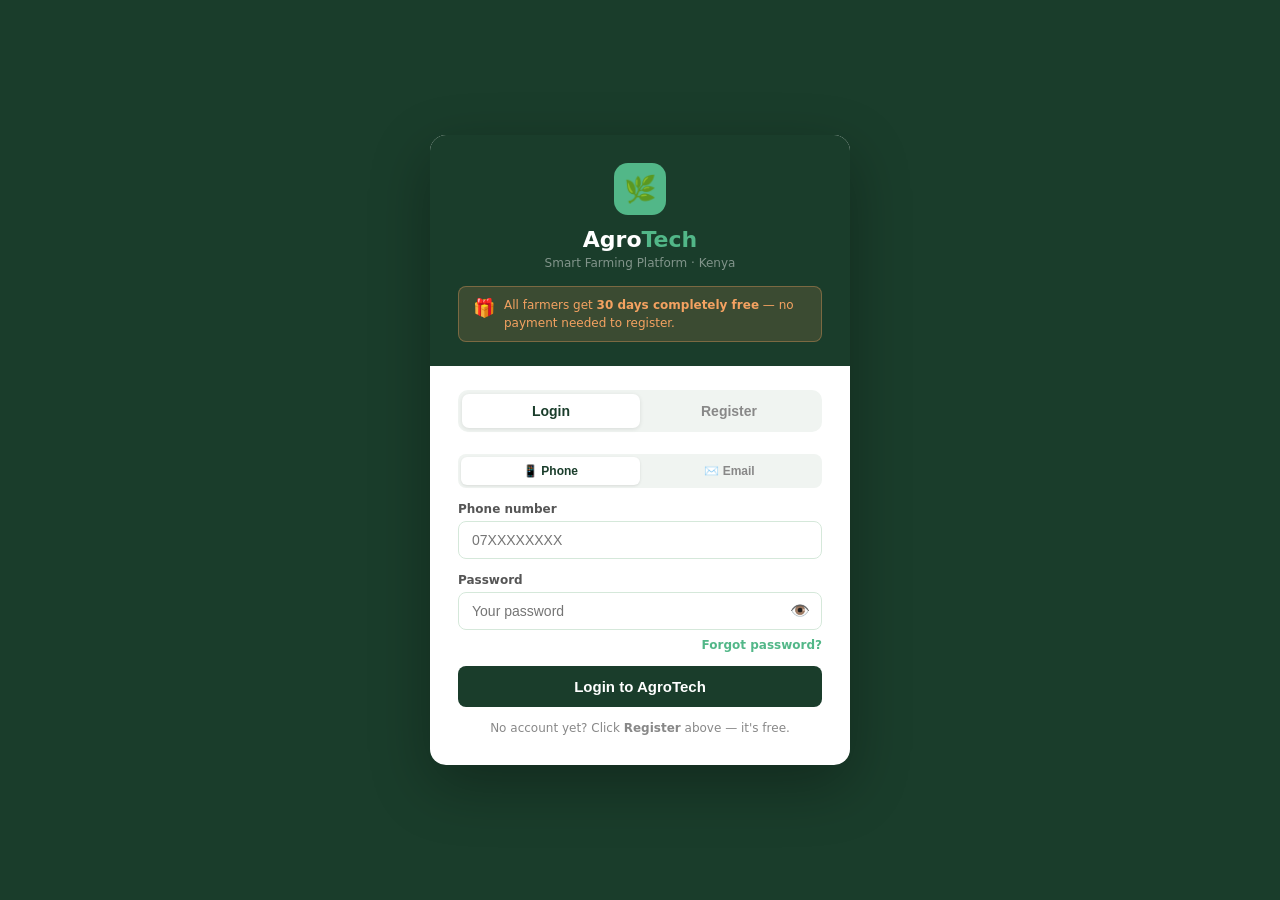
<file: frontend/pages/dashboard.html>
<!DOCTYPE html>
<html lang="en">
<head>
  <meta charset="UTF-8">
  <meta name="viewport" content="width=device-width, initial-scale=1.0">
  <title>AgroTech — Dashboard</title>
  <style>
    *{box-sizing:border-box;margin:0;padding:0}
    body{font-family:'Segoe UI',system-ui,sans-serif;background:#f0f4f1;color:#1a1a1a}
    .shell{display:flex;min-height:100vh}
    .sidebar{width:220px;background:#1a3d2b;display:flex;flex-direction:column;position:fixed;top:0;left:0;bottom:0;z-index:100;overflow-y:auto}
    .sb-logo{padding:20px 16px 14px;border-bottom:1px solid rgba(255,255,255,0.1)}
    .sb-logo h1{font-size:20px;font-weight:800;color:#fff}
    .sb-logo h1 span{color:#52b788}
    .sb-logo p{font-size:11px;color:rgba(255,255,255,0.35);margin-top:2px}
    .sb-user{padding:12px 16px;border-bottom:1px solid rgba(255,255,255,0.1)}
    .sb-user .name{font-size:13px;font-weight:600;color:#fff}
    .sb-user .info{font-size:11px;color:rgba(255,255,255,0.45);margin-top:2px}
    .sb-user .badge{display:inline-block;background:#f4a261;color:#7a3c0a;font-size:10px;font-weight:700;padding:2px 8px;border-radius:20px;margin-top:5px}
    .sb-nav{flex:1;padding:8px 0}
    .sb-nav a{display:flex;align-items:center;gap:10px;padding:10px 16px;color:rgba(255,255,255,0.65);text-decoration:none;font-size:13px;font-weight:500;border-left:3px solid transparent;transition:all 0.15s}
    .sb-nav a:hover{background:rgba(255,255,255,0.07);color:#fff}
    .sb-nav a.active{background:rgba(82,183,136,0.15);color:#fff;border-left-color:#52b788}
    .sb-nav a .ic{font-size:17px;width:20px;text-align:center}
    .sb-bottom{padding:14px 16px;border-top:1px solid rgba(255,255,255,0.1)}
    .logout-btn{background:none;border:none;color:rgba(255,255,255,0.35);font-size:13px;cursor:pointer;display:flex;align-items:center;gap:8px}
    .logout-btn:hover{color:rgba(255,255,255,0.7)}
    .main{margin-left:220px;flex:1;display:flex;flex-direction:column}
    .topbar{background:#fff;border-bottom:1px solid #d5e8da;padding:14px 24px;display:flex;align-items:center;justify-content:space-between;position:sticky;top:0;z-index:50}
    .topbar h2{font-size:18px;font-weight:700;color:#1a3d2b}
    .topbar .date{font-size:12px;color:#888;margin-top:2px}
    .topbar-right{display:flex;align-items:center;gap:10px}
    .btn{display:inline-flex;align-items:center;gap:6px;padding:8px 16px;border-radius:8px;font-size:13px;font-weight:600;cursor:pointer;border:none;text-decoration:none;transition:all 0.15s}
    .btn-primary{background:#1a3d2b;color:#fff}
    .btn-primary:hover{background:#2d6a4f}
    .btn-outline{background:transparent;border:1.5px solid #1a3d2b;color:#1a3d2b}
    .btn-outline:hover{background:#eaf3de}
    .body{padding:22px 24px}
    .weather-bar{background:#1a3d2b;border-radius:12px;padding:16px 20px;display:flex;align-items:center;gap:16px;margin-bottom:16px;color:#fff}
    .w-icon{font-size:40px}
    .w-main h3{font-size:22px;font-weight:700}
    .w-main p{font-size:12px;color:rgba(255,255,255,0.6);margin-top:2px}
    .w-stats{margin-left:auto;display:flex;gap:20px}
    .w-stat{text-align:center}
    .w-stat .val{font-size:16px;font-weight:700}
    .w-stat .lbl{font-size:10px;color:rgba(255,255,255,0.5);margin-top:1px}
    .w-warn{background:rgba(244,162,97,0.15);border:1px solid rgba(244,162,97,0.4);border-radius:8px;padding:8px 14px;font-size:12px;color:#f4a261;margin-bottom:16px}
    .stats-row{display:grid;grid-template-columns:repeat(4,1fr);gap:14px;margin-bottom:20px}
    .stat-card{background:#fff;border-radius:12px;border:1px solid #d5e8da;padding:16px 18px}
    .stat-card .s-icon{font-size:26px;margin-bottom:8px}
    .stat-card .s-val{font-size:28px;font-weight:800;color:#1a3d2b;line-height:1}
    .stat-card .s-lbl{font-size:12px;color:#888;margin-top:4px}
    .stat-card.alert{border-left:4px solid #e24b4a}
    .stat-card.warn{border-left:4px solid #f4a261}
    .stat-card.good{border-left:4px solid #52b788}
    .s-val.red{color:#e24b4a}
    .two-col{display:grid;grid-template-columns:1.4fr 1fr;gap:16px;margin-bottom:16px}
    .card{background:#fff;border-radius:12px;border:1px solid #d5e8da;padding:18px}
    .card-title{font-size:13px;font-weight:700;color:#555;text-transform:uppercase;letter-spacing:0.4px;margin-bottom:14px;display:flex;justify-content:space-between;align-items:center}
    .card-title a{font-size:11px;color:#52b788;text-decoration:none;font-weight:600;text-transform:none;letter-spacing:0}
    .chart-wrap{display:flex;align-items:flex-end;gap:6px;height:80px}
    .bar-col{flex:1;display:flex;flex-direction:column;align-items:center;gap:5px}
    .bar{width:100%;border-radius:4px 4px 0 0;background:#d5e8da;min-height:4px;transition:height 0.4s}
    .bar.active{background:#1a3d2b}
    .bar-lbl{font-size:10px;color:#999}
    .task-item{display:flex;align-items:center;gap:10px;padding:9px 0;border-bottom:1px solid #f0f4f1}
    .task-item:last-child{border-bottom:none}
    .task-dot{width:9px;height:9px;border-radius:50%;flex-shrink:0}
    .dot-green{background:#52b788}.dot-red{background:#e24b4a}.dot-amber{background:#f4a261}
    .task-name{font-size:13px;font-weight:600}
    .task-meta{font-size:11px;color:#888;margin-top:1px}
    .badge{font-size:10px;font-weight:700;padding:2px 8px;border-radius:20px;white-space:nowrap}
    .badge-green{background:#eaf3de;color:#3b6d11}
    .badge-red{background:#fcebeb;color:#a32d2d}
    .badge-amber{background:#faeeda;color:#854f0b}
    .badge-grey{background:#f0f0f0;color:#666}
    .three-col{display:grid;grid-template-columns:1fr 1fr 1fr;gap:16px}
    .inv-item{display:flex;align-items:center;gap:10px;padding:8px 0;border-bottom:1px solid #f0f4f1}
    .inv-item:last-child{border-bottom:none}
    .inv-icon{width:28px;height:28px;border-radius:8px;display:flex;align-items:center;justify-content:center;font-size:14px;flex-shrink:0}
    .inv-name{font-size:12px;font-weight:600}
    .inv-qty{font-size:11px;color:#888;margin-top:1px}
    .donut-wrap{display:flex;align-items:center;justify-content:center;padding:8px 0}
    .donut-legend{display:flex;justify-content:center;gap:14px;margin-top:10px}
    .legend-item{display:flex;align-items:center;gap:5px;font-size:11px;color:#666}
    .legend-dot{width:8px;height:8px;border-radius:2px}
    .crop-item{display:flex;align-items:center;gap:10px;padding:8px 0;border-bottom:1px solid #f0f4f1}
    .crop-item:last-child{border-bottom:none}
    .crop-icon{font-size:20px;width:28px;text-align:center}
    .crop-name{font-size:13px;font-weight:600}
    .crop-days{font-size:11px;color:#888;margin-top:1px}
    .actions-row{display:flex;gap:10px;flex-wrap:wrap;margin-top:16px}
    .empty{text-align:center;padding:24px 10px;color:#aaa;font-size:13px}
    .empty .e-icon{font-size:28px;margin-bottom:6px}
    .spinner{width:22px;height:22px;border:3px solid #d5e8da;border-top-color:#52b788;border-radius:50%;animation:spin 0.7s linear infinite;margin:20px auto}
    @keyframes spin{to{transform:rotate(360deg)}}
    .line-chart-svg{width:100%;height:100%;overflow:visible}
    .line-chart-labels{display:flex;justify-content:space-between;margin-top:4px;font-size:9px;color:#999}
    .combo-chart-wrap{width:100%;height:150px}
    .combo-legend{display:flex;gap:14px;margin-bottom:6px;font-size:11px;color:#666}
    .combo-legend-item{display:flex;align-items:center;gap:5px}
    .combo-legend-dot{width:9px;height:9px;border-radius:2px}
    .combo-legend-line{width:14px;height:2px;border-radius:2px;margin-right:2px}
    .farm-health-wrap{display:flex;align-items:center;gap:24px;flex-wrap:wrap;padding:8px 0}
    .fh-breakdown{flex:1;min-width:220px;display:flex;flex-direction:column;gap:12px}
    .fh-row{display:flex;align-items:center;gap:10px}
    .fh-label{width:120px;font-size:12.5px;color:#444;flex-shrink:0}
    .fh-bar-track{flex:1;height:8px;background:#eef2ee;border-radius:6px;overflow:hidden}
    .fh-bar-fill{height:100%;border-radius:6px;transition:width 0.8s}
    .fh-val{width:38px;text-align:right;font-size:12px;font-weight:700;color:#1a3d2b}
    .fin-position-badge{margin-top:14px;padding:10px 14px;border-radius:10px;font-size:13px;font-weight:600;display:flex;align-items:center;gap:8px}
    .fin-position-badge.healthy{background:#e8f5e9;color:#1b5e20}
    .fin-position-badge.tight{background:#fff8e1;color:#8a6d00}
    .fin-position-badge.at_risk{background:#fcebeb;color:#c62828}
  </style>
  <link rel="stylesheet" href="../css/mobile.css">
</head>
<body>
<div class="shell">
  <aside class="sidebar" id="sidebar">
    <div class="sb-logo"><h1>🌿 Agro<span>Tech</span></h1><p>Smart Farming · Kenya</p></div>
    <div class="sb-user">
      <div class="name" id="sb-name">Loading...</div>
      <div class="info" id="sb-info"></div>
      <span class="badge" id="sb-badge" style="display:none"></span>
    </div>
    <nav class="sb-nav">
      <a href="dashboard.html" class="active"><span class="ic">🏠</span> Dashboard</a>
      <a href="scan.html"><span class="ic">📷</span> Scan Crop</a>
      <a href="history.html"><span class="ic">📋</span> Scan History</a>
      <a href="schedule.html"><span class="ic">📅</span> Farm Schedule</a>
      <a href="inventory.html"><span class="ic">📦</span> Inventory</a>
      <a href="profit.html"><span class="ic">💰</span> Profit & Harvest</a>
      <a href="subscription.html"><span class="ic">⭐</span> Subscription</a>
      <a href="profile.html"><span class="ic">👤</span> Profile</a>
    </nav>
    <div class="sb-bottom">
      <button class="logout-btn" onclick="doLogout()">🚪 Log out</button>
    </div>
  </aside>
  <div class="sidebar-overlay" id="sidebar-overlay" onclick="closeSidebar()"></div>

  <div class="main">
    <div class="topbar">
      <button class="hamburger" onclick="toggleSidebar()" aria-label="Open menu"><span></span><span></span><span></span></button>
      <div>
        <h2 id="greeting">Good morning 🌿</h2>
        <div class="date" id="today-date"></div>
      </div>
      <div class="topbar-right">
        <a href="scan.html" class="btn btn-primary">📷 Scan Crop</a>
        <a href="schedule.html" class="btn btn-outline">+ Add Task</a>
      </div>
    </div>

    <div class="body">
      <div class="weather-bar">
        <div class="w-icon" id="w-icon">🌤️</div>
        <div class="w-main"><h3 id="w-temp">--°C</h3><p id="w-desc">Loading weather...</p></div>
        <div class="w-stats">
          <div class="w-stat"><div class="val" id="w-hum">--%</div><div class="lbl">Humidity</div></div>
          <div class="w-stat"><div class="val" id="w-wind">--</div><div class="lbl">Wind km/h</div></div>
          <div class="w-stat"><div class="val" id="w-rain">--mm</div><div class="lbl">Rain today</div></div>
          <div class="w-stat"><div class="val" id="w-spray" style="color:#52b788">--</div><div class="lbl">Spray today?</div></div>
        </div>
      </div>
      <div class="w-warn" id="spray-warn" style="display:none">⚠️ High humidity or rain today — not a good day to spray fungicides.</div>

      <div class="stats-row">
        <div class="stat-card good"><div class="s-icon">📷</div><div class="s-val" id="stat-scans"><div class="spinner"></div></div><div class="s-lbl">Total Scans</div></div>
        <div class="stat-card" id="stat-inv-card"><div class="s-icon">📦</div><div class="s-val" id="stat-inv"><div class="spinner"></div></div><div class="s-lbl">Low Stock Alerts</div></div>
        <div class="stat-card good"><div class="s-icon">💰</div><div class="s-val" id="stat-profit"><div class="spinner"></div></div><div class="s-lbl">Net Profit (KES)</div></div>
        <div class="stat-card" id="stat-task-card"><div class="s-icon">📅</div><div class="s-val" id="stat-tasks"><div class="spinner"></div></div><div class="s-lbl">Overdue Tasks</div></div>
      </div>

      <div class="two-col">
        <div class="card">
          <div class="card-title">Scans — Last 7 Days <a href="history.html">View all →</a></div>
          <div class="chart-wrap" id="scan-chart"><div class="spinner"></div></div>
        </div>
        <div class="card">
          <div class="card-title">Upcoming Tasks <a href="schedule.html">View all →</a></div>
          <div id="tasks-list"><div class="spinner"></div></div>
        </div>
      </div>

      <div class="three-col">
        <div class="card">
          <div class="card-title">Stock Alerts <a href="inventory.html">Manage →</a></div>
          <div id="inv-list"><div class="spinner"></div></div>
        </div>
        <div class="card">
          <div class="card-title">Task Progress</div>
          <div class="donut-wrap">
            <svg width="110" height="110" viewBox="0 0 110 110">
              <circle cx="55" cy="55" r="40" fill="none" stroke="#d5e8da" stroke-width="12"/>
              <circle id="donut-done" cx="55" cy="55" r="40" fill="none" stroke="#52b788" stroke-width="12" stroke-dasharray="0 251" stroke-linecap="round" transform="rotate(-90 55 55)" style="transition:stroke-dasharray 0.8s"/>
              <circle id="donut-over" cx="55" cy="55" r="40" fill="none" stroke="#e24b4a" stroke-width="12" stroke-dasharray="0 251" stroke-linecap="round" transform="rotate(-90 55 55)" style="transition:stroke-dasharray 0.8s"/>
              <text id="donut-pct" x="55" y="50" text-anchor="middle" font-size="16" font-weight="700" fill="#1a3d2b">--%</text>
              <text x="55" y="65" text-anchor="middle" font-size="10" fill="#888">tasks done</text>
            </svg>
          </div>
          <div class="donut-legend">
            <div class="legend-item"><div class="legend-dot" style="background:#52b788"></div>Done</div>
            <div class="legend-item"><div class="legend-dot" style="background:#e24b4a"></div>Overdue</div>
            <div class="legend-item"><div class="legend-dot" style="background:#d5e8da"></div>Pending</div>
          </div>
        </div>
        <div class="card">
          <div class="card-title">Common Issues Found <a href="history.html">View all →</a></div>
          <div id="diseases-list"><div class="spinner"></div></div>
        </div>
      </div>

      <div class="two-col">
        <div class="card">
          <div class="card-title">Financial Trend — Last 6 Months <a href="profit.html">View all →</a></div>
          <div class="combo-legend" id="financial-legend"></div>
          <div class="combo-chart-wrap" id="financial-trend-chart"><div class="spinner"></div></div>
        </div>
        <div class="card">
          <div class="card-title">Tasks — Last 6 Months <a href="schedule.html">View all →</a></div>
          <div class="combo-legend" id="task-legend"></div>
          <div class="combo-chart-wrap" id="task-trend-chart"><div class="spinner"></div></div>
        </div>
      </div>

      <div class="card" style="margin-bottom:20px">
        <div class="card-title">🌿 Farm Health Score</div>
        <div class="farm-health-wrap">
          <div class="donut-wrap">
            <svg width="130" height="130" viewBox="0 0 130 130">
              <circle cx="65" cy="65" r="52" fill="none" stroke="#d5e8da" stroke-width="14"/>
              <circle id="health-donut" cx="65" cy="65" r="52" fill="none" stroke="#52b788" stroke-width="14" stroke-dasharray="0 327" stroke-linecap="round" transform="rotate(-90 65 65)" style="transition:stroke-dasharray 0.8s, stroke 0.8s"/>
              <text id="health-pct" x="65" y="60" text-anchor="middle" font-size="24" font-weight="800" fill="#1a3d2b">--%</text>
              <text x="65" y="78" text-anchor="middle" font-size="10" fill="#888">overall health</text>
            </svg>
          </div>
          <div class="fh-breakdown">
            <div class="fh-row">
              <div class="fh-label">🌱 Crop Health</div>
              <div class="fh-bar-track"><div class="fh-bar-fill" id="fh-scan-bar" style="width:0%;background:#52b788"></div></div>
              <div class="fh-val" id="fh-scan-val">--%</div>
            </div>
            <div class="fh-row">
              <div class="fh-label">📅 Task Discipline</div>
              <div class="fh-bar-track"><div class="fh-bar-fill" id="fh-task-bar" style="width:0%;background:#4a90d9"></div></div>
              <div class="fh-val" id="fh-task-val">--%</div>
            </div>
            <div class="fh-row">
              <div class="fh-label">📦 Stock Readiness</div>
              <div class="fh-bar-track"><div class="fh-bar-fill" id="fh-stock-bar" style="width:0%;background:#f4a261"></div></div>
              <div class="fh-val" id="fh-stock-val">--%</div>
            </div>
            <div class="fh-row">
              <div class="fh-label">💰 Financial Position</div>
              <div class="fh-bar-track"><div class="fh-bar-fill" id="fh-fin-bar" style="width:0%;background:#9d7be0"></div></div>
              <div class="fh-val" id="fh-fin-val">--%</div>
            </div>
          </div>
        </div>
        <div class="fin-position-badge" id="fin-position-badge" style="display:none">
          <span id="fin-position-icon"></span>
          <span id="fin-position-text"></span>
        </div>
      </div>

      <div class="actions-row">
        <a href="scan.html"      class="btn btn-primary">📷 Scan a Crop</a>
        <a href="schedule.html"  class="btn btn-outline">📅 Add Task</a>
        <a href="inventory.html" class="btn btn-outline">📦 Update Stock</a>
        <a href="profit.html"    class="btn btn-outline">💰 Record Income</a>
      </div>
    </div>
  </div>
</div>

<script>
  const API   = "https://agrotech-75cy.onrender.com";
  const token = localStorage.getItem("agro_token");
  if (!token) window.location.href = "../index.html";
  const user = JSON.parse(localStorage.getItem("agro_user") || "{}");

  const hour  = new Date().getHours();
  const greet = hour < 12 ? "Good morning" : hour < 17 ? "Good afternoon" : "Good evening";
  document.getElementById("greeting").textContent = greet + (user.name ? ", " + user.name.split(" ")[0] : "") + " 🌿";
  document.getElementById("today-date").textContent = new Date().toLocaleDateString("en-KE",{weekday:"long",day:"numeric",month:"long",year:"numeric"});
  document.getElementById("sb-name").textContent = user.name || "Farmer";
  document.getElementById("sb-info").textContent = (user.farmScale === "large" ? "Large Scale" : "Small Scale") + " · " + (user.county || "Kenya");
  if (user.freePeriod) {
    const b = document.getElementById("sb-badge");
    b.textContent = "🎁 FREE — " + user.freeDaysLeft + " days left";
    b.style.display = "inline-block";
  }

  // ── REFRESH USER DATA FROM BACKEND ──────────────
  // localStorage may have stale info from before the
  // free trial was changed to 30 days. This fetches
  // the latest farmer info and updates the sidebar badge.
  async function refreshUser() {
    try {
      const res = await fetch(API + "/auth/me", {
        headers: { "Authorization": "Bearer " + token }
      });
      if (!res.ok) return;
      const fresh = await res.json();

      // Save updated info back to localStorage
      localStorage.setItem("agro_user", JSON.stringify(fresh));

      // Update sidebar badge with correct days
      const b = document.getElementById("sb-badge");
      if (fresh.freePeriod) {
        b.textContent = "🎁 FREE — " + fresh.freeDaysLeft + " days left";
        b.style.display = "inline-block";
      } else {
        b.style.display = "none";
      }
    } catch(e) {}
  }
  refreshUser();

  async function apiFetch(path) {
    const res = await fetch(API + path, { headers: { "Authorization": "Bearer " + token } });
    if (res.status === 401) { localStorage.clear(); window.location.href = "../index.html"; }
    return res.json();
  }

  function doLogout() {
    localStorage.removeItem("agro_token");
    localStorage.removeItem("agro_user");
    window.location.href = "../index.html";
  }

  async function loadStats() {
    try {
      const s = await apiFetch("/stats");
      document.getElementById("stat-scans").textContent = s.scans.total;
      document.getElementById("stat-inv").textContent = s.inventory.lowStock + s.inventory.outOfStock;
      if (s.inventory.lowStock > 0 || s.inventory.outOfStock > 0) document.getElementById("stat-inv-card").classList.add("warn");
      const p = document.getElementById("stat-profit");
      p.textContent = Number(s.profit.netProfit).toLocaleString("en-KE");
      if (s.profit.netProfit < 0) p.classList.add("red");
      document.getElementById("stat-tasks").textContent = s.tasks.overdue;
      if (s.tasks.overdue > 0) { document.getElementById("stat-task-card").classList.add("alert"); document.getElementById("stat-tasks").classList.add("red"); }
      const max = Math.max(...s.scans.chart.map(d => d.count), 1);
      document.getElementById("scan-chart").innerHTML = s.scans.chart.map(d =>
        `<div class="bar-col"><div class="bar ${d.count>0?'active':''}" style="height:${Math.round((d.count/max)*70)+4}px"></div><div class="bar-lbl">${d.label.split(" ")[0]}</div></div>`
      ).join("");
      const circ = 251, total = s.tasks.total;
      if (total > 0) {
        const dp = s.tasks.done/total, op = s.tasks.overdue/total;
        document.getElementById("donut-done").setAttribute("stroke-dasharray", Math.round(dp*circ)+" "+circ);
        document.getElementById("donut-over").setAttribute("stroke-dasharray", Math.round(op*circ)+" "+circ);
        document.getElementById("donut-over").setAttribute("transform","rotate("+((-90)+(dp*360))+" 55 55)");
        document.getElementById("donut-pct").textContent = Math.round(dp*100)+"%";
      }

      // ── Financial Trend (6 months: income/expense bars + net profit line) ──
      renderComboChart("financial-trend-chart", "financial-legend", s.profit.trend, {
        bars: [
          {key:"income",  color:"#52b788", label:"Income"},
          {key:"expense", color:"#e24b4a", label:"Expense"}
        ],
        line: {key:"net", color:"#1a3d2b", label:"Net Profit"},
        formatValue: v => "KES "+Math.round(v).toLocaleString()
      });

      // ── Task Trend (6 months: completed/overdue bars + completion rate line) ──
      renderComboChart("task-trend-chart", "task-legend", s.tasks.trend, {
        bars: [
          {key:"completed", color:"#4a90d9", label:"Completed"},
          {key:"overdue",   color:"#e24b4a", label:"Overdue"}
        ],
        line: {key:"completionRate", color:"#1a3d2b", label:"Completion %", isPercent:true},
        formatValue: v => v+" tasks"
      });

      // ── Farm Health Score ──
      const fh = s.farmHealth;
      const hcirc = 327; // 2 * PI * 52, matches the r=52 circle
      document.getElementById("health-donut").setAttribute("stroke-dasharray", Math.round((fh.score/100)*hcirc)+" "+hcirc);
      document.getElementById("health-donut").setAttribute("stroke",
        fh.score>=70 ? "#52b788" : fh.score>=40 ? "#f4a261" : "#e24b4a");
      document.getElementById("health-pct").textContent = fh.score+"%";
      document.getElementById("fh-scan-bar").style.width  = fh.scanHealth+"%";
      document.getElementById("fh-scan-val").textContent  = fh.scanHealth+"%";
      document.getElementById("fh-task-bar").style.width  = fh.taskHealth+"%";
      document.getElementById("fh-task-val").textContent  = fh.taskHealth+"%";
      document.getElementById("fh-stock-bar").style.width = fh.stockHealth+"%";
      document.getElementById("fh-stock-val").textContent = fh.stockHealth+"%";
      document.getElementById("fh-fin-bar").style.width   = fh.financialHealth+"%";
      document.getElementById("fh-fin-val").textContent   = fh.financialHealth+"%";

      // ── Financial Position badge ("healthy" / "tight" / "at_risk") ──
      const pos = fh.financialPosition;
      const badge = document.getElementById("fin-position-badge");
      const icons = {healthy:"✅", tight:"⚠️", at_risk:"🚨"};
      badge.className = "fin-position-badge " + pos.status;
      badge.style.display = "flex";
      document.getElementById("fin-position-icon").textContent = icons[pos.status] || "ℹ️";
      document.getElementById("fin-position-text").textContent = pos.label;
    } catch(e) { console.error(e); }
  }


  // ═══════════════════════════════════
  //  REUSABLE SVG COMBO CHART (bars + line)
  //  data: array of monthly objects with .label and the given keys
  //  opts.bars: [{key, color, label}, ...] — grouped bars per month
  //  opts.line: {key, color, label, isPercent} — overlaid line (own scale if %)
  // ═══════════════════════════════════
  function renderComboChart(elId, legendId, data, opts) {
    const el = document.getElementById(elId);
    const legendEl = document.getElementById(legendId);

    if (!data || !data.length || data.every(d => opts.bars.every(b => !d[b.key]))) {
      el.innerHTML = '<div class="empty" style="padding:10px"><div class="e-icon">📊</div>No data yet — start recording to see trends</div>';
      legendEl.innerHTML = "";
      return;
    }

    // Legend
    legendEl.innerHTML =
      opts.bars.map(b => `<div class="combo-legend-item"><div class="combo-legend-dot" style="background:${b.color}"></div>${b.label}</div>`).join("") +
      `<div class="combo-legend-item"><div class="combo-legend-line" style="background:${opts.line.color}"></div>${opts.line.label}</div>`;

    const w = 300, h = 150, padTop = 10, padBottom = 18, padSide = 4;
    const usableH = h - padTop - padBottom;
    const groupW = (w - padSide*2) / data.length;
    const barW = (groupW * 0.6) / opts.bars.length;

    const allBarVals = data.flatMap(d => opts.bars.map(b => d[b.key] || 0));
    const barMax = Math.max(...allBarVals, 1);

    // Line uses its own scale (0-100 if percent, else same range as bars)
    const lineVals = data.map(d => d[opts.line.key] || 0);
    const lineMax = opts.line.isPercent ? 100 : Math.max(...lineVals.map(Math.abs), barMax, 1);
    const lineMin = opts.line.isPercent ? 0 : Math.min(...lineVals, 0);
    const lineRange = (lineMax - lineMin) || 1;

    // Bars
    let barsHtml = "";
    data.forEach((d, gi) => {
      const groupX = padSide + gi * groupW + groupW * 0.2;
      opts.bars.forEach((b, bi) => {
        const val = d[b.key] || 0;
        const barH = (val / barMax) * usableH;
        const x = groupX + bi * barW;
        const y = padTop + usableH - barH;
        barsHtml += `<rect x="${x.toFixed(2)}" y="${y.toFixed(2)}" width="${(barW*0.8).toFixed(2)}" height="${Math.max(barH,0.5).toFixed(2)}" fill="${b.color}" rx="1"></rect>`;
      });
    });

    // Line (own scale)
    const linePoints = data.map((d, i) => {
      const x = padSide + i * groupW + groupW / 2;
      const val = d[opts.line.key] || 0;
      const y = padTop + usableH - ((val - lineMin) / lineRange) * usableH;
      return [x, y];
    });
    const linePath = linePoints.map((p, i) => (i===0?"M":"L") + p[0].toFixed(2) + "," + p[1].toFixed(2)).join(" ");

    // X-axis month labels
    const labelsHtml = data.map((d, i) => {
      const x = padSide + i * groupW + groupW / 2;
      return `<text x="${x.toFixed(2)}" y="${h-4}" text-anchor="middle" font-size="8" fill="#999">${d.label}</text>`;
    }).join("");

    const lastLine = data[data.length-1][opts.line.key] || 0;

    el.innerHTML = `
      <svg class="line-chart-svg" viewBox="0 0 ${w} ${h}" preserveAspectRatio="none" style="height:${h}px">
        ${barsHtml}
        <path d="${linePath}" fill="none" stroke="${opts.line.color}" stroke-width="2" vector-effect="non-scaling-stroke"></path>
        ${linePoints.map(p => `<circle cx="${p[0].toFixed(2)}" cy="${p[1].toFixed(2)}" r="2.2" fill="${opts.line.color}"></circle>`).join("")}
        ${labelsHtml}
      </svg>
      <div style="text-align:right;font-size:11px;font-weight:700;color:${opts.line.color};margin-top:2px">
        ${opts.line.label}: ${opts.line.isPercent ? lastLine+"%" : opts.formatValue(lastLine)}
      </div>`;
  }

  async function loadTasks() {
    try {
      const tasks = await apiFetch("/tasks");
      const el = document.getElementById("tasks-list");
      const pending = tasks.filter(t => !t.done).slice(0,5);
      if (!pending.length) { el.innerHTML='<div class="empty"><div class="e-icon">✅</div>No pending tasks!</div>'; return; }
      el.innerHTML = pending.map(t => {
        const dc = t.overdue?"dot-red":t.taskType==="spray"?"dot-amber":"dot-green";
        const bc = t.overdue?"badge-red":"badge-grey";
        const dt = new Date(t.scheduledDate+"T00:00:00").toLocaleDateString("en-KE",{day:"numeric",month:"short"});
        return `<div class="task-item"><div class="task-dot ${dc}"></div><div style="flex:1"><div class="task-name">${t.title}</div><div class="task-meta">${t.cropName?t.cropName+' · ':''}${dt}</div></div><span class="badge ${bc}">${t.overdue?"⚠️ Overdue":"Pending"}</span></div>`;
      }).join("");
    } catch(e) {}
  }

  async function loadInventory() {
    try {
      const items = await apiFetch("/inventory");
      const el = document.getElementById("inv-list");
      const alerts = items.filter(i => i.isLow || i.isOut);
      if (!alerts.length) { el.innerHTML='<div class="empty"><div class="e-icon">✅</div>All stock levels OK</div>'; return; }
      el.innerHTML = alerts.slice(0,4).map(i =>
        `<div class="inv-item"><div class="inv-icon" style="background:${i.isOut?'#fcebeb':'#faeeda'}">${i.isOut?'🚨':'⚠️'}</div><div style="flex:1"><div class="inv-name">${i.name}</div><div class="inv-qty">${i.quantity} ${i.unit} left</div></div><span class="badge ${i.isOut?'badge-red':'badge-amber'}">${i.isOut?'Out':'Low'}</span></div>`
      ).join("");
    } catch(e) {}
  }

  async function loadDiseases() {
    try {
      const s = await apiFetch("/stats");
      const el = document.getElementById("diseases-list");
      const top = s.scans.topDiseases || [];
      if (!top.length) {
        el.innerHTML = '<div class="empty"><div class="e-icon">✅</div>No diseases found yet<br><a href="scan.html" style="color:#52b788">Scan a crop →</a></div>';
        return;
      }
      el.innerHTML = top.map(d => `
        <div class="crop-item">
          <div class="crop-icon">⚠️</div>
          <div>
            <div class="crop-name">${d.name}</div>
            <div class="crop-days">Detected ${d.count} time${d.count!==1?'s':''}</div>
          </div>
        </div>`).join("");
    } catch(e) {}
  }

  function loadWeather() {
    if (!navigator.geolocation) return;
    navigator.geolocation.getCurrentPosition(async pos => {
      try {
        const {latitude:lat,longitude:lon} = pos.coords;
        const [res, geoRes] = await Promise.all([
          fetch(`https://api.open-meteo.com/v1/forecast?latitude=${lat}&longitude=${lon}&current_weather=true&hourly=relativehumidity_2m,precipitation&timezone=Africa%2FNairobi&forecast_days=1`),
          fetch(`https://api.bigdatacloud.net/data/reverse-geocode-client?latitude=${lat}&longitude=${lon}&localityLanguage=en`).catch(()=>null)
        ]);
        const d = await res.json();
        const cw = d.current_weather;
        const h = new Date().getHours();
        const humidity = d.hourly.relativehumidity_2m[h]||0;
        const rain = d.hourly.precipitation[h]||0;
        const icons={0:"☀️",1:"🌤️",2:"⛅",3:"☁️",45:"🌫️",51:"🌦️",61:"🌧️",80:"🌦️",95:"⛈️"};
        const descs={0:"Clear sky",1:"Mainly clear",2:"Partly cloudy",3:"Overcast",45:"Foggy",51:"Light drizzle",61:"Rain",80:"Rain showers",95:"Thunderstorm"};

        let currentPlace = user.county || "Your location";
        if (geoRes && geoRes.ok) {
          try {
            const geo = await geoRes.json();
            currentPlace = geo.city || geo.locality || geo.principalSubdivision || currentPlace;
          } catch(e) { /* keep fallback */ }
        }

        document.getElementById("w-icon").textContent = icons[cw.weathercode]||"🌤️";
        document.getElementById("w-temp").textContent = Math.round(cw.temperature)+"°C";
        document.getElementById("w-desc").textContent = (descs[cw.weathercode]||"Partly cloudy")+" · "+currentPlace;
        document.getElementById("w-hum").textContent  = humidity+"%";
        document.getElementById("w-wind").textContent = Math.round(cw.windspeed);
        document.getElementById("w-rain").textContent = rain+"mm";
        const good = humidity < 80 && rain === 0;
        document.getElementById("w-spray").textContent = good?"✅ Yes":"❌ No";
        document.getElementById("w-spray").style.color = good?"#52b788":"#f4a261";
        if (!good) document.getElementById("spray-warn").style.display="block";
      } catch(e) { document.getElementById("w-desc").textContent="Enable location for weather"; }
    }, ()=>{ document.getElementById("w-desc").textContent="Allow location to see weather"; });
  }

  loadStats(); loadTasks(); loadInventory(); loadDiseases(); loadWeather();
</script>
<script src="../js/app.js"></script>
<script src="../js/notifications.js"></script>
<script>
  function toggleSidebar() {
    document.getElementById("sidebar").classList.toggle("open");
    document.getElementById("sidebar-overlay").classList.toggle("show");
  }
  function closeSidebar() {
    document.getElementById("sidebar").classList.remove("open");
    document.getElementById("sidebar-overlay").classList.remove("show");
  }
  // Close sidebar when a nav link is clicked on mobile
  document.querySelectorAll(".sb-nav a").forEach(a => {
    a.addEventListener("click", () => {
      if (window.innerWidth <= 768) closeSidebar();
    });
  });
</script>
</body>
</html>
</file>
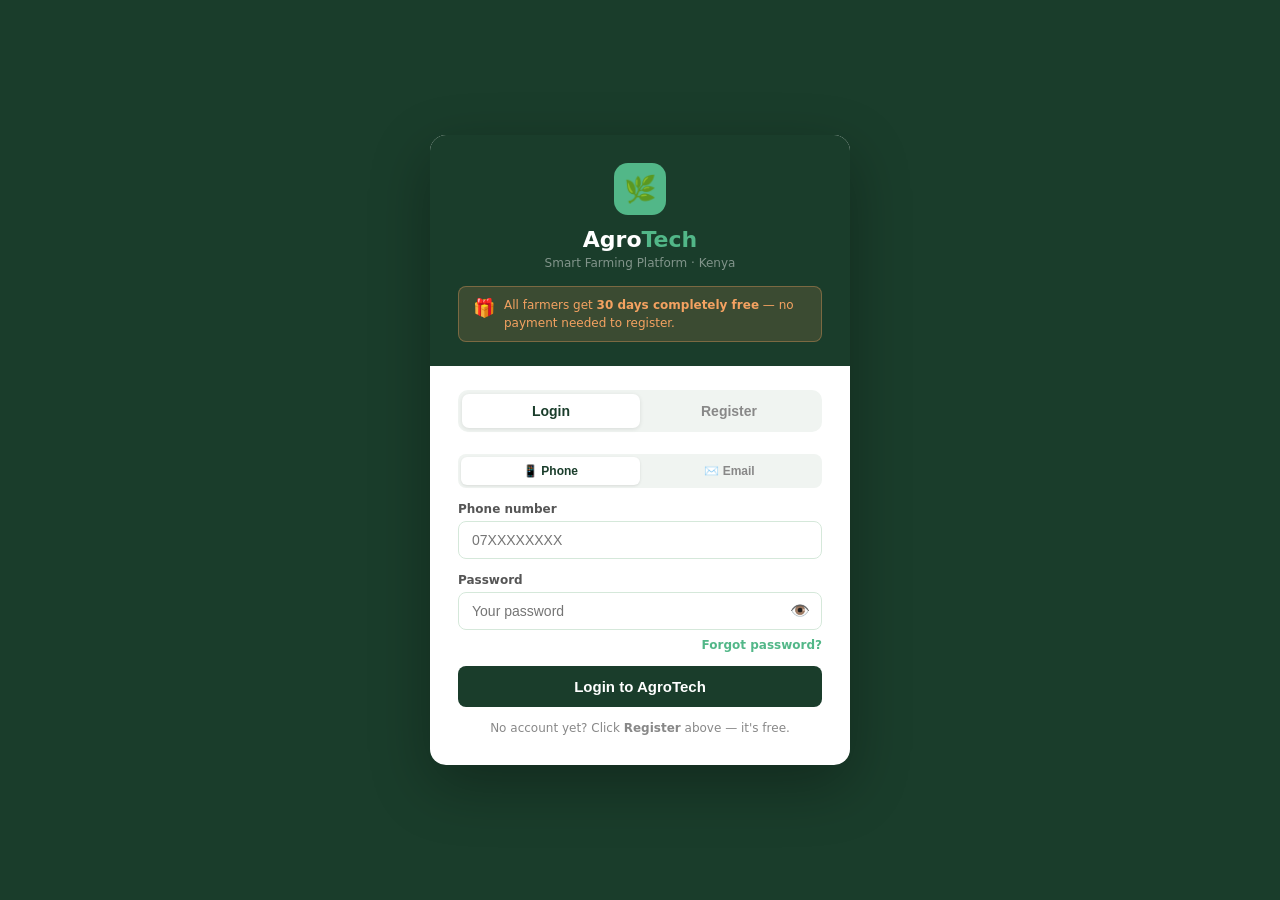
<file: frontend/pages/history.html>
<!DOCTYPE html>
<html lang="en">
<head>
  <meta charset="UTF-8">
  <meta name="viewport" content="width=device-width, initial-scale=1.0">
  <title>AgroTech — Scan History</title>
  <style>
    *{box-sizing:border-box;margin:0;padding:0}
    body{font-family:'Segoe UI',system-ui,sans-serif;background:#f0f4f1;color:#1a1a1a}
    .shell{display:flex;min-height:100vh}
    .sidebar{width:220px;background:#1a3d2b;display:flex;flex-direction:column;position:fixed;top:0;left:0;bottom:0;z-index:100;overflow-y:auto}
    .sb-logo{padding:20px 16px 14px;border-bottom:1px solid rgba(255,255,255,0.1)}
    .sb-logo h1{font-size:20px;font-weight:800;color:#fff}
    .sb-logo h1 span{color:#52b788}
    .sb-logo p{font-size:11px;color:rgba(255,255,255,0.35);margin-top:2px}
    .sb-user{padding:12px 16px;border-bottom:1px solid rgba(255,255,255,0.1)}
    .sb-user .name{font-size:13px;font-weight:600;color:#fff}
    .sb-user .info{font-size:11px;color:rgba(255,255,255,0.45);margin-top:2px}
    .sb-user .badge{display:inline-block;background:#f4a261;color:#7a3c0a;font-size:10px;font-weight:700;padding:2px 8px;border-radius:20px;margin-top:5px}
    .sb-nav{flex:1;padding:8px 0}
    .sb-nav a{display:flex;align-items:center;gap:10px;padding:10px 16px;color:rgba(255,255,255,0.65);text-decoration:none;font-size:13px;font-weight:500;border-left:3px solid transparent;transition:all 0.15s}
    .sb-nav a:hover{background:rgba(255,255,255,0.07);color:#fff}
    .sb-nav a.active{background:rgba(82,183,136,0.15);color:#fff;border-left-color:#52b788}
    .sb-nav a .ic{font-size:17px;width:20px;text-align:center}
    .sb-bottom{padding:14px 16px;border-top:1px solid rgba(255,255,255,0.1)}
    .logout-btn{background:none;border:none;color:rgba(255,255,255,0.35);font-size:13px;cursor:pointer;display:flex;align-items:center;gap:8px}
    .logout-btn:hover{color:rgba(255,255,255,0.7)}
    .main{margin-left:220px;flex:1;display:flex;flex-direction:column}
    .topbar{background:#fff;border-bottom:1px solid #d5e8da;padding:14px 24px;display:flex;align-items:center;justify-content:space-between;position:sticky;top:0;z-index:50}
    .topbar h2{font-size:18px;font-weight:700;color:#1a3d2b}
    .topbar p{font-size:12px;color:#888;margin-top:2px}
    .topbar-right{display:flex;gap:10px;align-items:center}
    .btn{display:inline-flex;align-items:center;gap:6px;padding:8px 16px;border-radius:8px;font-size:13px;font-weight:600;cursor:pointer;border:none;text-decoration:none;transition:all 0.15s}
    .btn-primary{background:#1a3d2b;color:#fff}
    .btn-primary:hover{background:#2d6a4f}
    .body{padding:24px}

    /* ── STATS ROW ── */
    .stats-row{display:grid;grid-template-columns:repeat(4,1fr);gap:14px;margin-bottom:24px}
    .stat-card{background:#fff;border-radius:12px;border:1px solid #d5e8da;padding:16px 18px}
    .stat-card .s-icon{font-size:24px;margin-bottom:6px}
    .stat-card .s-val{font-size:26px;font-weight:800;color:#1a3d2b;line-height:1}
    .stat-card .s-lbl{font-size:12px;color:#888;margin-top:4px}
    .stat-card.good{border-left:4px solid #52b788}
    .stat-card.warn{border-left:4px solid #f4a261}

    /* ── FILTER BAR ── */
    .filter-bar{
      display:flex;align-items:center;gap:10px;
      background:#fff;border-radius:10px;
      border:1px solid #d5e8da;
      padding:10px 16px;
      margin-bottom:20px;
      flex-wrap:wrap;
    }
    .filter-bar label{font-size:12px;font-weight:600;color:#555}
    .filter-btn{
      padding:5px 14px;border-radius:20px;
      font-size:12px;font-weight:600;cursor:pointer;
      border:1.5px solid #d5e8da;background:transparent;
      color:#666;transition:all 0.15s;
    }
    .filter-btn:hover{border-color:#52b788;color:#1a3d2b}
    .filter-btn.active{background:#1a3d2b;color:#fff;border-color:#1a3d2b}
    .search-input{
      margin-left:auto;padding:6px 12px;
      border:1.5px solid #d5e8da;border-radius:8px;
      font-size:13px;color:#1a1a1a;background:#fff;
      width:200px;
    }
    .search-input:focus{outline:none;border-color:#52b788}

    /* ── SCAN CARDS GRID ── */
    .scans-grid{
      display:grid;
      grid-template-columns:repeat(auto-fill,minmax(300px,1fr));
      gap:14px;
    }

    /* ── INDIVIDUAL SCAN CARD ── */
    .scan-card{
      background:#fff;border-radius:12px;
      border:1px solid #d5e8da;
      overflow:hidden;
      transition:box-shadow 0.15s;
    }
    .scan-card:hover{box-shadow:0 4px 16px rgba(26,61,43,0.1)}
    .scan-card.diseased{border-top:3px solid #e24b4a}
    .scan-card.healthy{border-top:3px solid #52b788}

    .scan-card-body{padding:16px}
    .scan-card-header{display:flex;align-items:flex-start;gap:12px;margin-bottom:12px}
    .scan-emoji{font-size:32px}
    .scan-disease{font-size:14px;font-weight:700;color:#1a3d2b;line-height:1.3}
    .scan-plant{font-size:12px;color:#888;margin-top:3px}
    .scan-date{font-size:11px;color:#aaa;margin-top:3px}

    .scan-meta{display:flex;align-items:center;gap:8px;flex-wrap:wrap;margin-bottom:12px}
    .badge{font-size:10px;font-weight:700;padding:3px 9px;border-radius:20px}
    .badge-healthy{background:#eaf3de;color:#1a3d2b}
    .badge-diseased{background:#fcebeb;color:#a32d2d}
    .badge-grey{background:#f0f0f0;color:#666}

    /* Confidence mini bar */
    .conf-mini{flex:1;min-width:80px}
    .conf-mini-top{display:flex;justify-content:space-between;font-size:11px;color:#888;margin-bottom:3px}
    .conf-mini-bar{background:#f0f4f1;border-radius:10px;height:6px;overflow:hidden}
    .conf-mini-fill{height:100%;border-radius:10px}
    .fill-high{background:#52b788}
    .fill-medium{background:#f4a261}
    .fill-low{background:#e24b4a}

    /* Severity dots */
    .sev-mini{display:flex;gap:3px;align-items:center}
    .sev-mini-dot{width:8px;height:8px;border-radius:50%;background:#e0e0e0}
    .sev-mini-dot.filled.low{background:#52b788}
    .sev-mini-dot.filled.medium{background:#f4a261}
    .sev-mini-dot.filled.high{background:#e24b4a}

    .scan-card-footer{
      display:flex;gap:8px;
      padding:10px 16px;
      border-top:1px solid #f0f4f1;
      background:#fafcfa;
    }
    .card-btn{
      flex:1;padding:7px;border-radius:7px;
      font-size:12px;font-weight:600;cursor:pointer;
      border:1.5px solid #d5e8da;background:transparent;
      color:#555;transition:all 0.15s;text-align:center;
      text-decoration:none;display:flex;align-items:center;
      justify-content:center;gap:5px;
    }
    .card-btn:hover{border-color:#1a3d2b;color:#1a3d2b}
    .card-btn.primary{background:#1a3d2b;color:#fff;border-color:#1a3d2b}
    .card-btn.primary:hover{background:#2d6a4f}
    .card-btn.danger{border-color:#f09595;color:#a32d2d}
    .card-btn.danger:hover{background:#fcebeb}

    /* ── EMPTY STATE ── */
    .empty{
      text-align:center;padding:60px 24px;
      grid-column:1/-1;
    }
    .empty .e-icon{font-size:56px;margin-bottom:16px}
    .empty h3{font-size:18px;font-weight:700;color:#1a3d2b;margin-bottom:8px}
    .empty p{font-size:14px;color:#888;margin-bottom:20px}

    /* ── LOADING ── */
    .spinner{width:24px;height:24px;border:3px solid #d5e8da;border-top-color:#52b788;border-radius:50%;animation:spin 0.7s linear infinite;margin:60px auto;grid-column:1/-1}
    @keyframes spin{to{transform:rotate(360deg)}}

    /* ── DETAIL MODAL ── */
    .modal-overlay{
      display:none;position:fixed;inset:0;
      background:rgba(0,0,0,0.5);z-index:500;
      align-items:center;justify-content:center;padding:20px;
    }
    .modal-overlay.open{display:flex}
    .modal-box{
      background:#fff;border-radius:14px;
      width:100%;max-width:560px;
      max-height:88vh;overflow-y:auto;
      padding:24px;
      box-shadow:0 20px 60px rgba(0,0,0,0.3);
    }
    .modal-box h3{font-size:18px;font-weight:800;color:#1a3d2b;margin-bottom:16px}
    .modal-close{
      float:right;background:none;border:none;
      font-size:20px;cursor:pointer;color:#aaa;
      margin-top:-4px;
    }
    .modal-close:hover{color:#1a3d2b}
    .detail-row{margin-bottom:14px}
    .detail-row h4{font-size:11px;font-weight:700;text-transform:uppercase;letter-spacing:0.5px;color:#aaa;margin-bottom:5px}
    .detail-row p{font-size:13px;color:#333;line-height:1.7}
    .chem-box{background:#fff8e1;border:1px solid #ffe082;border-radius:8px;padding:10px 12px;font-size:12px;line-height:1.9;color:#5d4037}
    .modal-footer{display:flex;gap:10px;margin-top:20px;padding-top:16px;border-top:1px solid #f0f4f1}
    .modal-btn{flex:1;padding:10px;border-radius:8px;font-size:13px;font-weight:700;cursor:pointer;border:none;transition:all 0.15s;text-align:center}
    .modal-btn.primary{background:#1a3d2b;color:#fff}
    .modal-btn.primary:hover{background:#2d6a4f}
    .modal-btn.outline{background:transparent;border:1.5px solid #1a3d2b;color:#1a3d2b}
    .modal-btn.outline:hover{background:#eaf3de}
  
    /* ===== Mobile sidebar (responsive) ===== */
    .hamburger{display:none;flex-direction:column;justify-content:center;gap:5px;width:42px;height:42px;background:none;border:none;cursor:pointer;padding:9px;margin-right:6px}
    .hamburger span{display:block;height:3px;width:100%;background:#1a3d2b;border-radius:3px;transition:all .2s}
    .sidebar-overlay{display:none;position:fixed;inset:0;background:rgba(0,0,0,.45);z-index:99}
    .sidebar-overlay.show{display:block}
    @media (max-width:768px){
      .sidebar{transform:translateX(-100%);transition:transform .25s ease;box-shadow:2px 0 18px rgba(0,0,0,.25)}
      .sidebar.open{transform:translateX(0)}
      .main{margin-left:0}
      .hamburger{display:flex}
    }
</style>
  <link rel="stylesheet" href="../css/mobile.css">
</head>
<body>
<div class="sidebar-overlay" id="sidebar-overlay" onclick="closeSidebar()"></div>
<div class="shell">

  <!-- SIDEBAR -->
  <aside class="sidebar" id="sidebar">
    <div class="sb-logo"><h1>🌿 Agro<span>Tech</span></h1><p>Smart Farming · Kenya</p></div>
    <div class="sb-user">
      <div class="name" id="sb-name">Loading...</div>
      <div class="info"  id="sb-info"></div>
      <span class="badge" id="sb-badge" style="display:none"></span>
    </div>
    <nav class="sb-nav">
      <a href="dashboard.html"><span class="ic">🏠</span> Dashboard</a>
      <a href="scan.html"><span class="ic">📷</span> Scan Crop</a>
      <a href="history.html" class="active"><span class="ic">📋</span> Scan History</a>
      <a href="schedule.html"><span class="ic">📅</span> Farm Schedule</a>
      <a href="inventory.html"><span class="ic">📦</span> Inventory</a>
      <a href="profit.html"><span class="ic">💰</span> Profit & Harvest</a>
      <a href="subscription.html"><span class="ic">⭐</span> Subscription</a>
      <a href="profile.html"><span class="ic">👤</span> Profile</a>
    </nav>
    <div class="sb-bottom">
      <button class="logout-btn" onclick="doLogout()">🚪 Log out</button>
    </div>
  </aside>

  <!-- MAIN -->
  <div class="main">
    <div class="topbar">
      <button class="hamburger" id="hamburger" onclick="toggleSidebar()" aria-label="Menu"><span></span><span></span><span></span></button>
      <div>
        <h2>📋 Scan History</h2>
        <p>All your crop scans — tap any card to see full results</p>
      </div>
      <div class="topbar-right">
        <a href="scan.html" class="btn btn-primary">📷 New Scan</a>
      </div>
    </div>

    <div class="body">

      <!-- STAT CARDS -->
      <div class="stats-row">
        <div class="stat-card good">
          <div class="s-icon">📷</div>
          <div class="s-val" id="stat-total">—</div>
          <div class="s-lbl">Total Scans</div>
        </div>
        <div class="stat-card good">
          <div class="s-icon">✅</div>
          <div class="s-val" id="stat-healthy">—</div>
          <div class="s-lbl">Healthy Results</div>
        </div>
        <div class="stat-card warn">
          <div class="s-icon">⚠️</div>
          <div class="s-val" id="stat-diseased">—</div>
          <div class="s-lbl">Diseases Found</div>
        </div>
        <div class="stat-card good">
          <div class="s-icon">📅</div>
          <div class="s-val" id="stat-today">—</div>
          <div class="s-lbl">Scans Today</div>
        </div>
      </div>

      <!-- FILTER BAR -->
      <div class="filter-bar">
        <label>Filter:</label>
        <button class="filter-btn active" onclick="setFilter('all',   this)">All</button>
        <button class="filter-btn"        onclick="setFilter('diseased',this)">⚠️ Diseased</button>
        <button class="filter-btn"        onclick="setFilter('healthy', this)">✅ Healthy</button>
        <button class="filter-btn"        onclick="setFilter('today',   this)">📅 Today</button>
        <input  class="search-input" type="text"
                placeholder="🔍 Search disease or plant..."
                oninput="searchScans(this.value)">
      </div>

      <!-- SCAN CARDS GRID -->
      <div class="scans-grid" id="scans-grid">
        <div class="spinner"></div>
      </div>

    </div>
  </div>
</div>


<!-- DETAIL MODAL — full result popup when card is clicked -->
<div class="modal-overlay" id="detail-modal">
  <div class="modal-box">
    <button class="modal-close" onclick="closeModal()">✕</button>
    <h3 id="modal-title">Scan Result</h3>

    <div style="display:flex;gap:10px;align-items:center;margin-bottom:16px">
      <span id="modal-emoji" style="font-size:36px"></span>
      <div>
        <div id="modal-plant"  style="font-size:13px;color:#888"></div>
        <div id="modal-date"   style="font-size:12px;color:#aaa;margin-top:2px"></div>
      </div>
      <span id="modal-badge" class="badge" style="margin-left:auto"></span>
    </div>

    <!-- Confidence -->
    <div style="margin-bottom:16px">
      <div style="display:flex;justify-content:space-between;font-size:13px;color:#666;margin-bottom:5px">
        <span>AI Confidence</span>
        <span id="modal-conf-pct" style="font-weight:700;color:#1a3d2b"></span>
      </div>
      <div style="background:#f0f4f1;border-radius:10px;height:8px;overflow:hidden">
        <div id="modal-conf-bar" style="height:100%;border-radius:10px;transition:width 0.6s"></div>
      </div>
    </div>

    <div class="detail-row" id="modal-sev-row">
      <h4>Infection Severity</h4>
      <p id="modal-severity"></p>
    </div>
    <div class="detail-row" id="modal-signs-row">
      <h4>Signs to Look For</h4>
      <p id="modal-signs"></p>
    </div>
    <div class="detail-row">
      <h4>Treatment</h4>
      <p id="modal-treatment"></p>
    </div>
    <div class="detail-row" id="modal-chem-row">
      <h4>Chemicals & Prices</h4>
      <div class="chem-box" id="modal-chemical"></div>
    </div>
    <div class="detail-row">
      <h4>Prevention</h4>
      <p id="modal-prevention"></p>
    </div>

    <div class="modal-footer">
      <button class="modal-btn primary" id="modal-pdf-btn" onclick="downloadFromModal()">
        📄 Download PDF Report
      </button>
      <button class="modal-btn outline" onclick="closeModal()">Close</button>
    </div>
  </div>
</div>


<script>
  const API   = "https://agrotech-75cy.onrender.com";
  const token = localStorage.getItem("agro_token");
  if (!token) window.location.href = "../index.html";
  const user = JSON.parse(localStorage.getItem("agro_user") || "{}");

  document.getElementById("sb-name").textContent = user.name || "Farmer";
  document.getElementById("sb-info").textContent =
    (user.farmScale==="large"?"Large Scale":"Small Scale") + " · " + (user.county||"Kenya");
  if (user.freePeriod) {
    const b = document.getElementById("sb-badge");
    b.textContent = "🎁 FREE — "+user.freeDaysLeft+" days left";
    b.style.display = "inline-block";
  }
  function doLogout() {
    localStorage.removeItem("agro_token");
    localStorage.removeItem("agro_user");
    window.location.href = "../index.html";
  }

  let allScans    = [];   // all scans from backend
  let filtered    = [];   // currently shown scans
  let currentFilter = "all";
  let searchTerm    = "";
  let modalPdf      = null;  // PDF filename for currently open modal


  // ═══════════════════════════════════════
  //  LOAD ALL SCANS FROM BACKEND
  // ═══════════════════════════════════════
  async function loadScans() {
    try {
      const res  = await fetch(API+"/scans", {
        headers: { "Authorization": "Bearer "+token }
      });
      allScans = await res.json();
      updateStats();
      applyFilters();
    } catch(e) {
      document.getElementById("scans-grid").innerHTML =
        '<div class="empty"><div class="e-icon">❌</div><h3>Could not load scans</h3><p>Make sure the backend is running</p></div>';
    }
  }


  // ═══════════════════════════════════════
  //  UPDATE STAT CARDS
  // ═══════════════════════════════════════
  function updateStats() {
    const today = new Date().toDateString();
    document.getElementById("stat-total").textContent    = allScans.length;
    document.getElementById("stat-healthy").textContent  = allScans.filter(s=>s.status==="healthy").length;
    document.getElementById("stat-diseased").textContent = allScans.filter(s=>s.status==="diseased").length;
    document.getElementById("stat-today").textContent    = allScans.filter(s=>new Date(s.date).toDateString()===today).length;
  }


  // ═══════════════════════════════════════
  //  FILTER BUTTONS
  // ═══════════════════════════════════════
  function setFilter(f, btn) {
    currentFilter = f;
    document.querySelectorAll(".filter-btn").forEach(b=>b.classList.remove("active"));
    btn.classList.add("active");
    applyFilters();
  }

  function searchScans(val) {
    searchTerm = val.toLowerCase();
    applyFilters();
  }

  function applyFilters() {
    const today = new Date().toDateString();
    filtered = allScans.filter(s => {
      if (currentFilter === "diseased" && s.status !== "diseased") return false;
      if (currentFilter === "healthy"  && s.status !== "healthy")  return false;
      if (currentFilter === "today"    && new Date(s.date).toDateString() !== today) return false;
      if (searchTerm) {
        const hay = (s.disease+s.plant).toLowerCase();
        if (!hay.includes(searchTerm)) return false;
      }
      return true;
    });
    renderScans();
  }


  // ═══════════════════════════════════════
  //  RENDER SCAN CARDS
  // ═══════════════════════════════════════
  function renderScans() {
    const grid = document.getElementById("scans-grid");

    if (!filtered.length) {
      grid.innerHTML = `
        <div class="empty">
          <div class="e-icon">📋</div>
          <h3>${allScans.length === 0 ? "No scans yet" : "No results match your filter"}</h3>
          <p>${allScans.length === 0 ? "Go scan your first crop leaf!" : "Try changing the filter or search term"}</p>
          ${allScans.length === 0 ? '<a href="scan.html" style="display:inline-block;padding:10px 24px;background:#1a3d2b;color:#fff;border-radius:8px;font-weight:700;text-decoration:none">📷 Scan Now</a>' : ""}
        </div>`;
      return;
    }

    grid.innerHTML = filtered.map(s => {
      const isHealthy  = s.status === "healthy";
      const conf       = s.confidence;
      const fillClass  = conf>=85?"fill-high":conf>=70?"fill-medium":"fill-low";
      const dateStr    = new Date(s.date).toLocaleDateString("en-KE",{day:"numeric",month:"short",year:"numeric",hour:"2-digit",minute:"2-digit"});

      // Severity dots
      const sev = (s.severity||"").toLowerCase();
      let level=0, dotColor="low";
      if      (sev.includes("critical")) { level=5; dotColor="high"; }
      else if (sev.includes("high"))     { level=4; dotColor="high"; }
      else if (sev.includes("moderate")) { level=3; dotColor="medium"; }
      else if (sev.includes("low"))      { level=2; dotColor="low"; }

      const sevDots = isHealthy ? "" : `
        <div class="sev-mini">
          ${[1,2,3,4,5].map(i=>`<div class="sev-mini-dot${i<=level?' filled '+dotColor:''}"></div>`).join("")}
          <span style="font-size:10px;color:#888;margin-left:4px">${s.severity?s.severity.split("—")[0].trim():""}</span>
        </div>`;

      return `
        <div class="scan-card ${isHealthy?'healthy':'diseased'}" onclick="openModal(${s.id})">
          <div class="scan-card-body">
            <div class="scan-card-header">
              <div class="scan-emoji">${isHealthy?"✅":"⚠️"}</div>
              <div style="flex:1">
                <div class="scan-disease">${s.disease}</div>
                <div class="scan-plant">${s.plant}</div>
                <div class="scan-date">${dateStr}</div>
              </div>
            </div>

            <div class="scan-meta">
              <span class="badge ${isHealthy?'badge-healthy':'badge-diseased'}">
                ${isHealthy?"✅ Healthy":"🔴 Diseased"}
              </span>
              <div class="conf-mini">
                <div class="conf-mini-top">
                  <span>Confidence</span><span>${conf}%</span>
                </div>
                <div class="conf-mini-bar">
                  <div class="conf-mini-fill ${fillClass}" style="width:${conf}%"></div>
                </div>
              </div>
            </div>
            ${sevDots}
          </div>

          <div class="scan-card-footer" onclick="event.stopPropagation()">
            <button class="card-btn primary" onclick="openModal(${s.id})">
              👁️ View Details
            </button>
            ${s.pdf ? `<button class="card-btn" onclick="window.open('${API}/download/${s.pdf}','_blank')">📄 PDF</button>` : ""}
            <button class="card-btn danger" onclick="deleteScan(${s.id}, event)">
              🗑️ Delete
            </button>
          </div>
        </div>`;
    }).join("");
  }


  // ═══════════════════════════════════════
  //  OPEN DETAIL MODAL
  // ═══════════════════════════════════════
  function openModal(scanId) {
    const s = allScans.find(x => x.id === scanId);
    if (!s) return;

    const isHealthy = s.status === "healthy";
    modalPdf = s.pdf;

    document.getElementById("modal-title").textContent   = s.disease;
    document.getElementById("modal-emoji").textContent   = isHealthy ? "✅" : "⚠️";
    document.getElementById("modal-plant").textContent   = "Plant: " + s.plant;
    document.getElementById("modal-date").textContent    = new Date(s.date).toLocaleDateString("en-KE",{weekday:"long",day:"numeric",month:"long",year:"numeric",hour:"2-digit",minute:"2-digit"});

    const badge = document.getElementById("modal-badge");
    badge.textContent = isHealthy ? "✅ HEALTHY" : "🔴 DISEASED";
    badge.className   = "badge " + (isHealthy?"badge-healthy":"badge-diseased");

    const conf = s.confidence;
    document.getElementById("modal-conf-pct").textContent = conf+"%";
    const bar = document.getElementById("modal-conf-bar");
    bar.style.width = conf+"%";
    bar.style.background = conf>=85?"#52b788":conf>=70?"#f4a261":"#e24b4a";

    document.getElementById("modal-sev-row").style.display   = isHealthy?"none":"block";
    document.getElementById("modal-signs-row").style.display = isHealthy?"none":"block";
    document.getElementById("modal-chem-row").style.display  = isHealthy?"none":"block";

    if (!isHealthy) {
      document.getElementById("modal-severity").textContent  = s.severity||"—";
      document.getElementById("modal-signs").textContent     = s.treatment||"—";
      document.getElementById("modal-chemical").innerHTML    = (s.chemical||"—").replace(/\n/g,"<br>");
    }

    document.getElementById("modal-treatment").textContent  = s.treatment||"—";
    document.getElementById("modal-prevention").textContent = s.prevention||"—";

    const pdfBtn = document.getElementById("modal-pdf-btn");
    pdfBtn.style.display = s.pdf ? "block" : "none";

    document.getElementById("detail-modal").classList.add("open");
    document.body.style.overflow = "hidden";
  }

  function closeModal() {
    document.getElementById("detail-modal").classList.remove("open");
    document.body.style.overflow = "";
    modalPdf = null;
  }

  function downloadFromModal() {
    if (!modalPdf) return;
    window.open(API+"/download/"+modalPdf, "_blank");
  }


  // ═══════════════════════════════════════
  //  DELETE SCAN
  // ═══════════════════════════════════════
  async function deleteScan(scanId, e) {
    e.stopPropagation();
    if (!confirm("Delete this scan from history? This cannot be undone.")) return;
    try {
      await fetch(API+"/scans/"+scanId, {
        method: "DELETE",
        headers: { "Authorization": "Bearer "+token }
      });
      allScans = allScans.filter(s => s.id !== scanId);
      updateStats();
      applyFilters();
    } catch(err) {
      alert("Could not delete. Try again.");
    }
  }

  // Close modal on background click
  document.getElementById("detail-modal").addEventListener("click", function(e) {
    if (e.target === this) closeModal();
  });

  // Close modal on Escape
  document.addEventListener("keydown", e => { if (e.key==="Escape") closeModal(); });

  loadScans();
</script>
<script src="../js/app.js"></script>
<script src="../js/notifications.js"></script>

<script>
  /* ===== Mobile sidebar toggle ===== */
  function toggleSidebar(){
    document.getElementById("sidebar").classList.toggle("open");
    document.getElementById("sidebar-overlay").classList.toggle("show");
  }
  function closeSidebar(){
    document.getElementById("sidebar").classList.remove("open");
    document.getElementById("sidebar-overlay").classList.remove("show");
  }
  document.querySelectorAll(".sb-nav a").forEach(function(a){
    a.addEventListener("click", function(){ if(window.innerWidth <= 768) closeSidebar(); });
  });
</script>
</body>
</html>
</file>
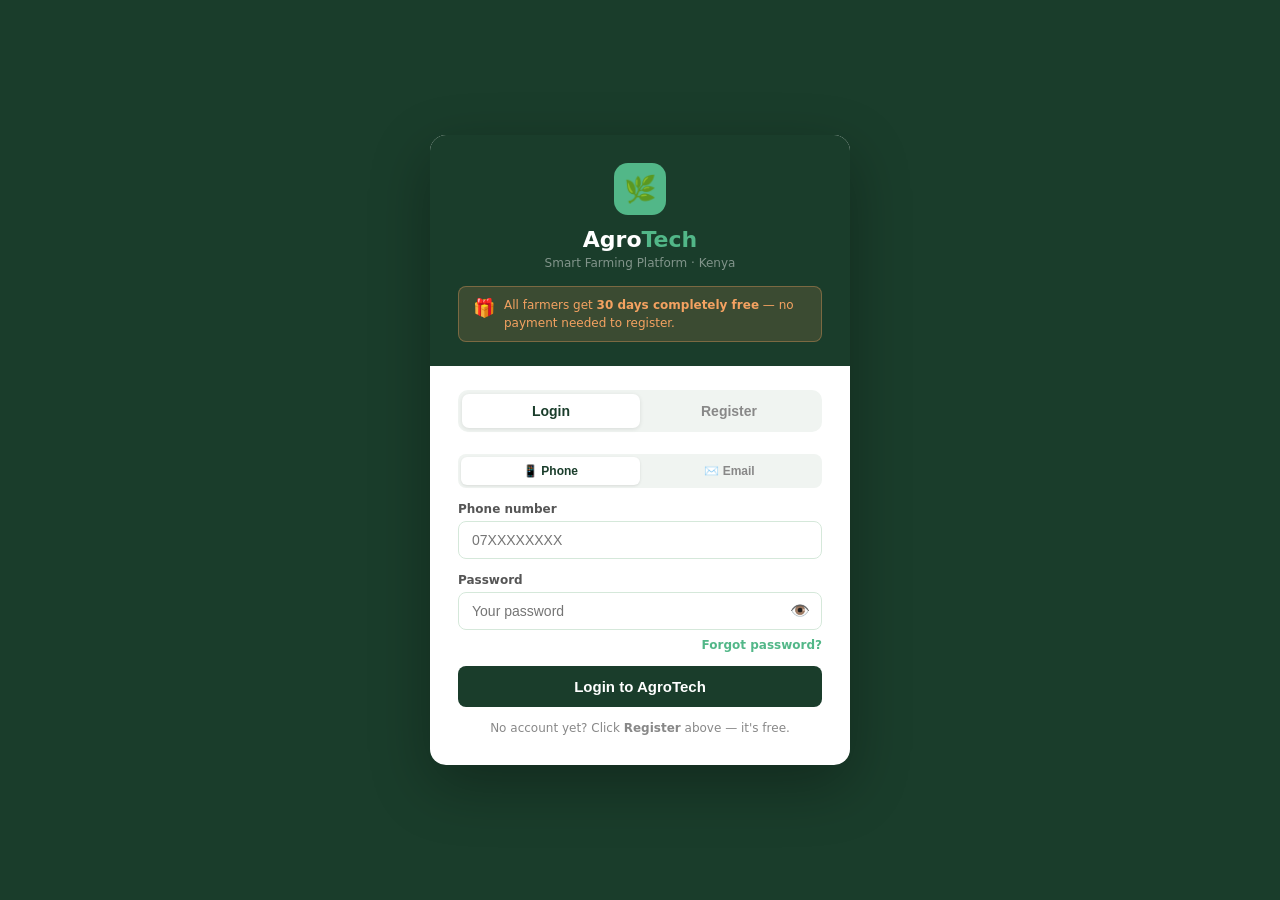
<file: frontend/pages/inventory.html>
<!DOCTYPE html>
<html lang="en">
<head>
  <meta charset="UTF-8">
  <meta name="viewport" content="width=device-width, initial-scale=1.0">
  <title>AgroTech — Inventory</title>
  <style>
    *{box-sizing:border-box;margin:0;padding:0}
    body{font-family:'Segoe UI',system-ui,sans-serif;background:#f0f4f1;color:#1a1a1a}
    .shell{display:flex;min-height:100vh}

    /* SIDEBAR */
    .sidebar{width:220px;background:#1a3d2b;display:flex;flex-direction:column;position:fixed;top:0;left:0;bottom:0;z-index:100;overflow-y:auto}
    .sb-logo{padding:20px 16px 14px;border-bottom:1px solid rgba(255,255,255,0.1)}
    .sb-logo h1{font-size:20px;font-weight:800;color:#fff}
    .sb-logo h1 span{color:#52b788}
    .sb-logo p{font-size:11px;color:rgba(255,255,255,0.35);margin-top:2px}
    .sb-user{padding:12px 16px;border-bottom:1px solid rgba(255,255,255,0.1)}
    .sb-user .name{font-size:13px;font-weight:600;color:#fff}
    .sb-user .info{font-size:11px;color:rgba(255,255,255,0.45);margin-top:2px}
    .sb-user .badge{display:inline-block;background:#f4a261;color:#7a3c0a;font-size:10px;font-weight:700;padding:2px 8px;border-radius:20px;margin-top:5px}
    .sb-nav{flex:1;padding:8px 0}
    .sb-nav a{display:flex;align-items:center;gap:10px;padding:10px 16px;color:rgba(255,255,255,0.65);text-decoration:none;font-size:13px;font-weight:500;border-left:3px solid transparent;transition:all 0.15s}
    .sb-nav a:hover{background:rgba(255,255,255,0.07);color:#fff}
    .sb-nav a.active{background:rgba(82,183,136,0.15);color:#fff;border-left-color:#52b788}
    .sb-nav a .ic{font-size:17px;width:20px;text-align:center}
    .sb-bottom{padding:14px 16px;border-top:1px solid rgba(255,255,255,0.1)}
    .logout-btn{background:none;border:none;color:rgba(255,255,255,0.35);font-size:13px;cursor:pointer;display:flex;align-items:center;gap:8px}
    .logout-btn:hover{color:rgba(255,255,255,0.7)}

    /* MAIN */
    .main{margin-left:220px;flex:1;display:flex;flex-direction:column}
    .topbar{background:#fff;border-bottom:1px solid #d5e8da;padding:14px 24px;display:flex;align-items:center;justify-content:space-between;position:sticky;top:0;z-index:50}
    .topbar h2{font-size:18px;font-weight:700;color:#1a3d2b}
    .topbar p{font-size:12px;color:#888;margin-top:2px}
    .body{padding:24px}

    .btn{display:inline-flex;align-items:center;gap:6px;padding:9px 18px;border-radius:8px;font-size:14px;font-weight:700;cursor:pointer;border:none;text-decoration:none;transition:all 0.15s}
    .btn-primary{background:#1a3d2b;color:#fff}
    .btn-primary:hover{background:#2d6a4f}
    .btn-outline{background:transparent;border:1.5px solid #1a3d2b;color:#1a3d2b}
    .btn-outline:hover{background:#eaf3de}

    /* ALERT BANNERS */
    .alert-banner{
      display:flex;align-items:center;gap:12px;
      padding:14px 18px;border-radius:10px;
      margin-bottom:14px;font-size:14px;font-weight:600;
    }
    .alert-banner.critical{background:#fcebeb;border:1.5px solid #f09595;color:#a32d2d}
    .alert-banner.warn{background:#fff8e1;border:1.5px solid #ffe082;color:#e65100}
    .alert-banner .ab-icon{font-size:24px}

    /* STATS */
    .stats-row{display:grid;grid-template-columns:repeat(4,1fr);gap:14px;margin-bottom:24px}
    .stat-card{background:#fff;border-radius:12px;border:1px solid #d5e8da;padding:16px 18px}
    .stat-card .s-icon{font-size:26px;margin-bottom:6px}
    .stat-card .s-val{font-size:26px;font-weight:800;color:#1a3d2b;line-height:1}
    .stat-card .s-lbl{font-size:12px;color:#888;margin-top:4px}
    .stat-card.good{border-left:4px solid #52b788}
    .stat-card.warn{border-left:4px solid #f4a261}
    .stat-card.alert{border-left:4px solid #e24b4a}
    .stat-card .s-val.red{color:#e24b4a}
    .stat-card .s-val.amber{color:#e65100}

    /* ── ADD ITEM FORM ── */
    .add-form{
      background:#fff;border-radius:14px;
      border:1px solid #d5e8da;padding:24px;
      margin-bottom:24px;display:none;
    }
    .add-form.open{display:block}
    .add-form h3{font-size:17px;font-weight:800;color:#1a3d2b;margin-bottom:18px}

    /* Category picker */
    .cat-picker{display:grid;grid-template-columns:repeat(auto-fill,minmax(110px,1fr));gap:10px;margin-bottom:18px}
    .cat-btn{background:#f0f4f1;border:2px solid transparent;border-radius:10px;padding:12px 8px;text-align:center;cursor:pointer;transition:all 0.15s}
    .cat-btn:hover{border-color:#52b788;background:#eaf3de}
    .cat-btn.selected{border-color:#1a3d2b;background:#eaf3de}
    .cat-btn .cb-icon{font-size:26px;margin-bottom:4px}
    .cat-btn .cb-name{font-size:12px;font-weight:700;color:#1a3d2b}

    .form-grid{display:grid;grid-template-columns:1fr 1fr;gap:14px;margin-bottom:14px}
    .form-grid.three{grid-template-columns:1fr 1fr 1fr}
    .form-group label{display:block;font-size:13px;font-weight:700;color:#555;margin-bottom:6px}
    .form-group input,.form-group select{width:100%;padding:11px 14px;border:1.5px solid #d5e8da;border-radius:8px;font-size:14px;color:#1a1a1a;background:#fff}
    .form-group input:focus,.form-group select:focus{outline:none;border-color:#52b788}
    .form-hint{font-size:11px;color:#888;margin-top:4px}

    .submit-btn{width:100%;padding:14px;background:#1a3d2b;color:#fff;border:none;border-radius:10px;font-size:15px;font-weight:800;cursor:pointer;transition:background 0.15s}
    .submit-btn:hover{background:#2d6a4f}
    .submit-btn:disabled{background:#aaa;cursor:not-allowed}

    /* ── FILTER TABS ── */
    .tab-row{display:flex;gap:8px;margin-bottom:16px;flex-wrap:wrap}
    .tab-btn{padding:8px 18px;border-radius:20px;font-size:13px;font-weight:600;cursor:pointer;border:1.5px solid #d5e8da;background:#fff;color:#666;transition:all 0.15s}
    .tab-btn:hover{border-color:#52b788;color:#1a3d2b}
    .tab-btn.active{background:#1a3d2b;color:#fff;border-color:#1a3d2b}
    .tab-btn .cnt{display:inline-block;background:rgba(255,255,255,0.3);border-radius:10px;padding:1px 7px;font-size:11px;margin-left:4px}
    .tab-btn:not(.active) .cnt{background:#f0f0f0;color:#888}

    /* ── INVENTORY CARDS ── */
    .inv-grid{display:grid;grid-template-columns:repeat(auto-fill,minmax(280px,1fr));gap:14px}
    .inv-card{background:#fff;border-radius:12px;border:1px solid #d5e8da;overflow:hidden;transition:box-shadow 0.15s}
    .inv-card:hover{box-shadow:0 4px 16px rgba(26,61,43,0.1)}
    .inv-card.out{border-left:4px solid #e24b4a}
    .inv-card.low{border-left:4px solid #f4a261}
    .inv-card.ok{border-left:4px solid #52b788}

    .inv-card-body{padding:16px}
    .inv-header{display:flex;align-items:flex-start;gap:12px;margin-bottom:12px}
    .inv-icon{
      width:44px;height:44px;border-radius:10px;
      display:flex;align-items:center;justify-content:center;
      font-size:22px;flex-shrink:0;
    }
    .inv-name{font-size:15px;font-weight:700;color:#1a3d2b}
    .inv-cat{font-size:12px;color:#888;margin-top:2px}
    .inv-supplier{font-size:11px;color:#aaa;margin-top:2px}

    .stock-badge{
      margin-left:auto;padding:3px 10px;border-radius:20px;
      font-size:11px;font-weight:700;white-space:nowrap;
    }
    .badge-out{background:#fcebeb;color:#a32d2d}
    .badge-low{background:#fff8e1;color:#e65100}
    .badge-ok{background:#eaf3de;color:#2e7d32}

    /* Quantity display */
    .qty-display{
      background:#f9fcfa;border-radius:10px;padding:14px;
      text-align:center;margin-bottom:12px;
    }
    .qty-number{font-size:32px;font-weight:900;color:#1a3d2b;line-height:1}
    .qty-unit{font-size:13px;color:#888;margin-top:3px}
    .qty-display.out .qty-number{color:#e24b4a}
    .qty-display.low .qty-number{color:#e65100}

    /* Stock level bar */
    .stock-bar{background:#f0f4f1;border-radius:10px;height:8px;overflow:hidden;margin-bottom:4px}
    .stock-fill{height:100%;border-radius:10px;transition:width 0.5s}
    .stock-fill.ok{background:#52b788}
    .stock-fill.low{background:#f4a261}
    .stock-fill.out{background:#e24b4a}
    .stock-label{display:flex;justify-content:space-between;font-size:11px;color:#aaa;margin-bottom:12px}

    .inv-details{display:grid;grid-template-columns:1fr 1fr;gap:10px;margin-bottom:12px}
    .id-item{background:#f9fcfa;border-radius:8px;padding:8px 10px}
    .id-label{font-size:10px;color:#aaa;font-weight:600;text-transform:uppercase;letter-spacing:0.3px}
    .id-value{font-size:13px;font-weight:700;color:#1a3d2b;margin-top:2px}

    /* Card footer */
    .inv-card-footer{display:flex;gap:8px;padding:10px 16px;background:#fafcfa;border-top:1px solid #f0f4f1}
    .icf-btn{flex:1;padding:8px;border-radius:8px;font-size:12px;font-weight:700;cursor:pointer;border:1.5px solid #d5e8da;background:transparent;color:#555;transition:all 0.15s;text-align:center;display:flex;align-items:center;justify-content:center;gap:5px}
    .icf-btn:hover{border-color:#1a3d2b;color:#1a3d2b;background:#f0fff4}
    .icf-btn.primary{background:#1a3d2b;color:#fff;border-color:#1a3d2b}
    .icf-btn.primary:hover{background:#2d6a4f}
    .icf-btn.danger{border-color:#f09595;color:#a32d2d}
    .icf-btn.danger:hover{background:#fcebeb}

    /* Empty state */
    .empty{text-align:center;padding:60px 24px;background:#fff;border-radius:14px;border:1px solid #d5e8da;grid-column:1/-1}
    .empty .e-icon{font-size:56px;margin-bottom:14px}
    .empty h3{font-size:18px;font-weight:800;color:#1a3d2b;margin-bottom:8px}
    .empty p{font-size:14px;color:#888;line-height:1.7}

    /* Spinner */
    .spinner{width:24px;height:24px;border:3px solid #d5e8da;border-top-color:#52b788;border-radius:50%;animation:spin 0.7s linear infinite;margin:60px auto;grid-column:1/-1}
    @keyframes spin{to{transform:rotate(360deg)}}

    /* ── MODAL — Update Stock ── */
    .modal-overlay{display:none;position:fixed;inset:0;background:rgba(0,0,0,0.5);z-index:500;align-items:center;justify-content:center;padding:20px}
    .modal-overlay.open{display:flex}
    .modal-box{background:#fff;border-radius:14px;width:100%;max-width:420px;padding:24px;box-shadow:0 20px 60px rgba(0,0,0,0.3)}
    .modal-box h3{font-size:17px;font-weight:800;color:#1a3d2b;margin-bottom:16px}
    .modal-current{background:#f0f4f1;border-radius:10px;padding:14px;text-align:center;margin-bottom:16px}
    .modal-current .mc-label{font-size:12px;color:#888;margin-bottom:4px}
    .modal-current .mc-value{font-size:28px;font-weight:900;color:#1a3d2b}

    /* Quick adjust buttons */
    .quick-adjust{display:flex;gap:8px;margin-bottom:16px}
    .qa-btn{flex:1;padding:10px;border-radius:8px;font-size:13px;font-weight:700;cursor:pointer;border:1.5px solid #d5e8da;background:#fff;color:#1a3d2b;transition:all 0.15s}
    .qa-btn:hover{border-color:#52b788;background:#eaf3de}
    .qa-btn.minus{color:#a32d2d}
    .qa-btn.minus:hover{border-color:#f09595;background:#fcebeb}

    .modal-footer{display:flex;gap:10px;margin-top:16px}
    .modal-btn{flex:1;padding:11px;border-radius:8px;font-size:14px;font-weight:700;cursor:pointer;border:none;transition:all 0.15s}
    .modal-btn.primary{background:#1a3d2b;color:#fff}
    .modal-btn.primary:hover{background:#2d6a4f}
    .modal-btn.outline{background:transparent;border:1.5px solid #1a3d2b;color:#1a3d2b}
    .modal-btn.outline:hover{background:#eaf3de}

    /* Toast */
    .toast{position:fixed;bottom:24px;right:24px;background:#1a3d2b;color:#fff;padding:12px 20px;border-radius:10px;font-size:14px;font-weight:600;box-shadow:0 4px 20px rgba(0,0,0,0.2);z-index:999;display:none;animation:slideIn 0.3s ease}
    @keyframes slideIn{from{opacity:0;transform:translateX(40px)}to{opacity:1;transform:translateX(0)}}
  
    /* ===== Mobile sidebar (responsive) ===== */
    .hamburger{display:none;flex-direction:column;justify-content:center;gap:5px;width:42px;height:42px;background:none;border:none;cursor:pointer;padding:9px;margin-right:6px}
    .hamburger span{display:block;height:3px;width:100%;background:#1a3d2b;border-radius:3px;transition:all .2s}
    .sidebar-overlay{display:none;position:fixed;inset:0;background:rgba(0,0,0,.45);z-index:99}
    .sidebar-overlay.show{display:block}
    @media (max-width:768px){
      .sidebar{transform:translateX(-100%);transition:transform .25s ease;box-shadow:2px 0 18px rgba(0,0,0,.25)}
      .sidebar.open{transform:translateX(0)}
      .main{margin-left:0}
      .hamburger{display:flex}
    }
</style>
  <link rel="stylesheet" href="../css/mobile.css">
</head>
<body>
<div class="sidebar-overlay" id="sidebar-overlay" onclick="closeSidebar()"></div>
<div class="shell">

  <!-- SIDEBAR -->
  <aside class="sidebar" id="sidebar">
    <div class="sb-logo"><h1>🌿 Agro<span>Tech</span></h1><p>Smart Farming · Kenya</p></div>
    <div class="sb-user">
      <div class="name" id="sb-name">Loading...</div>
      <div class="info" id="sb-info"></div>
      <span class="badge" id="sb-badge" style="display:none"></span>
    </div>
    <nav class="sb-nav">
      <a href="dashboard.html"><span class="ic">🏠</span> Dashboard</a>
      <a href="scan.html"><span class="ic">📷</span> Scan Crop</a>
      <a href="history.html"><span class="ic">📋</span> Scan History</a>
      <a href="schedule.html"><span class="ic">📅</span> Farm Schedule</a>
      <a href="inventory.html" class="active"><span class="ic">📦</span> Inventory</a>
      <a href="profit.html"><span class="ic">💰</span> Profit & Harvest</a>
      <a href="subscription.html"><span class="ic">⭐</span> Subscription</a>
      <a href="profile.html"><span class="ic">👤</span> Profile</a>
    </nav>
    <div class="sb-bottom">
      <button class="logout-btn" onclick="doLogout()">🚪 Log out</button>
    </div>
  </aside>

  <!-- MAIN -->
  <div class="main">
    <div class="topbar">
      <button class="hamburger" id="hamburger" onclick="toggleSidebar()" aria-label="Menu"><span></span><span></span><span></span></button>
      <div>
        <h2>📦 Inventory</h2>
        <p>Track fertilisers, pesticides, seeds and supplies</p>
      </div>
      <button class="btn btn-primary" onclick="toggleAddForm()">
        ➕ Add Item
      </button>
    </div>

    <div class="body">

      <!-- ALERT BANNERS -->
      <div id="alerts-area"></div>

      <!-- STATS -->
      <div class="stats-row">
        <div class="stat-card good">
          <div class="s-icon">📦</div>
          <div class="s-val" id="stat-total">—</div>
          <div class="s-lbl">Total Items</div>
        </div>
        <div class="stat-card warn">
          <div class="s-icon">⚠️</div>
          <div class="s-val amber" id="stat-low">—</div>
          <div class="s-lbl">Low Stock</div>
        </div>
        <div class="stat-card alert">
          <div class="s-icon">🚨</div>
          <div class="s-val red" id="stat-out">—</div>
          <div class="s-lbl">Out of Stock</div>
        </div>
        <div class="stat-card good">
          <div class="s-icon">💰</div>
          <div class="s-val" id="stat-value">—</div>
          <div class="s-lbl">Total Value (KES)</div>
        </div>
      </div>

      <!-- ══════════════════════════
           ADD ITEM FORM (toggleable)
      ══════════════════════════ -->
      <div class="add-form" id="add-form">
        <h3>➕ Add New Inventory Item</h3>

        <!-- Category picker -->
        <div style="margin-bottom:16px">
          <label style="display:block;font-size:13px;font-weight:700;color:#555;margin-bottom:10px">
            What type of item is this?
          </label>
          <div class="cat-picker" id="cat-picker">
            <div class="cat-btn selected" onclick="pickCategory('Fungicide','🧪',this)">
              <div class="cb-icon">🧪</div><div class="cb-name">Fungicide</div>
            </div>
            <div class="cat-btn" onclick="pickCategory('Insecticide','🐛',this)">
              <div class="cb-icon">🐛</div><div class="cb-name">Insecticide</div>
            </div>
            <div class="cat-btn" onclick="pickCategory('Herbicide','🌿',this)">
              <div class="cb-icon">🌿</div><div class="cb-name">Herbicide</div>
            </div>
            <div class="cat-btn" onclick="pickCategory('Fertilizer','🌾',this)">
              <div class="cb-icon">🌾</div><div class="cb-name">Fertilizer</div>
            </div>
            <div class="cat-btn" onclick="pickCategory('Seeds','🌱',this)">
              <div class="cb-icon">🌱</div><div class="cb-name">Seeds</div>
            </div>
            <div class="cat-btn" onclick="pickCategory('Equipment','🛠️',this)">
              <div class="cb-icon">🛠️</div><div class="cb-name">Equipment</div>
            </div>
            <div class="cat-btn" onclick="pickCategory('Other','📦',this)">
              <div class="cb-icon">📦</div><div class="cb-name">Other</div>
            </div>
          </div>
        </div>

        <div class="form-grid">
          <div class="form-group">
            <label>Item Name *</label>
            <input type="text" id="add-name" placeholder="e.g. Mancozeb 80WP, DAP Fertilizer">
          </div>
          <div class="form-group">
            <label>Supplier (optional)</label>
            <input type="text" id="add-supplier" placeholder="e.g. Farmers Choice Agrovet">
          </div>
        </div>

        <div class="form-grid three">
          <div class="form-group">
            <label>Quantity *</label>
            <input type="number" id="add-qty" placeholder="e.g. 5" min="0" step="0.5">
          </div>
          <div class="form-group">
            <label>Unit</label>
            <select id="add-unit">
              <option>kg</option><option>g</option><option>litres</option>
              <option>ml</option><option>bags</option><option>packets</option>
              <option>pieces</option><option>bottles</option>
            </select>
          </div>
          <div class="form-group">
            <label>Cost per unit (KES)</label>
            <input type="number" id="add-cost" placeholder="e.g. 350" min="0">
          </div>
        </div>

        <div class="form-grid">
          <div class="form-group">
            <label>⚠️ Alert me when stock falls below</label>
            <input type="number" id="add-lowat" placeholder="e.g. 2" min="0" step="0.5" value="2">
            <div class="form-hint">You'll see a warning when quantity reaches this level</div>
          </div>
          <div class="form-group">
            <label>📅 Date Purchased (optional)</label>
            <input type="date" id="add-date">
          </div>
        </div>

        <button class="submit-btn" id="add-item-btn" onclick="addItem()">
          ✅ Save to Inventory
        </button>
      </div>

      <!-- FILTER TABS -->
      <div class="tab-row">
        <button class="tab-btn active" onclick="setFilter('all',this)">All <span class="cnt" id="cnt-all">0</span></button>
        <button class="tab-btn" onclick="setFilter('out',this)">🚨 Out of Stock <span class="cnt" id="cnt-out">0</span></button>
        <button class="tab-btn" onclick="setFilter('low',this)">⚠️ Low Stock <span class="cnt" id="cnt-low">0</span></button>
        <button class="tab-btn" onclick="setFilter('Fungicide',this)">🧪 Fungicides</button>
        <button class="tab-btn" onclick="setFilter('Insecticide',this)">🐛 Insecticides</button>
        <button class="tab-btn" onclick="setFilter('Fertilizer',this)">🌾 Fertilizers</button>
        <button class="tab-btn" onclick="setFilter('Seeds',this)">🌱 Seeds</button>
      </div>

      <!-- INVENTORY GRID -->
      <div class="inv-grid" id="inv-grid">
        <div class="spinner"></div>
      </div>

    </div>
  </div>
</div>


<!-- UPDATE STOCK MODAL -->
<div class="modal-overlay" id="update-modal">
  <div class="modal-box">
    <h3 id="modal-title">Update Stock</h3>

    <div class="modal-current">
      <div class="mc-label">Current Stock</div>
      <div class="mc-value" id="modal-current-qty">0 kg</div>
    </div>

    <!-- Quick adjust buttons -->
    <div style="margin-bottom:8px;font-size:13px;font-weight:700;color:#555">Quick adjust:</div>
    <div class="quick-adjust">
      <button class="qa-btn minus" onclick="adjustQty(-5)">−5</button>
      <button class="qa-btn minus" onclick="adjustQty(-1)">−1</button>
      <button class="qa-btn" onclick="adjustQty(1)">+1</button>
      <button class="qa-btn" onclick="adjustQty(5)">+5</button>
    </div>

    <div class="form-group">
      <label>Or enter exact new quantity:</label>
      <input type="number" id="modal-new-qty" min="0" step="0.5">
    </div>

    <div class="modal-footer">
      <button class="modal-btn outline" onclick="closeModal()">Cancel</button>
      <button class="modal-btn primary" onclick="saveUpdate()">✅ Update Stock</button>
    </div>
  </div>
</div>

<div class="toast" id="toast"></div>

<script>
  const API   = "https://agrotech-75cy.onrender.com";
  const token = localStorage.getItem("agro_token");
  if (!token) window.location.href = "../index.html";
  const user = JSON.parse(localStorage.getItem("agro_user") || "{}");

  document.getElementById("sb-name").textContent = user.name || "Farmer";
  document.getElementById("sb-info").textContent =
    (user.farmScale==="large"?"Large Scale":"Small Scale")+" · "+(user.county||"Kenya");
  if (user.freePeriod) {
    const b = document.getElementById("sb-badge");
    b.textContent = "🎁 FREE — "+user.freeDaysLeft+" days left";
    b.style.display = "inline-block";
  }
  function doLogout() {
    localStorage.removeItem("agro_token");
    localStorage.removeItem("agro_user");
    window.location.href = "../index.html";
  }

  // ── State ──────────────────────
  let allItems       = [];
  let currentFilter  = "all";
  let selectedCat    = "Fungicide";
  let selectedIcon   = "🧪";
  let editItemId     = null;
  let editItemQty    = 0;
  let editItemUnit   = "";

  const catIcons = {
    Fungicide:"🧪", Insecticide:"🐛", Herbicide:"🌿",
    Fertilizer:"🌾", Seeds:"🌱", Equipment:"🛠️", Other:"📦"
  };
  const catColors = {
    Fungicide:"#fff8e1", Insecticide:"#fce4ec", Herbicide:"#e8f5e9",
    Fertilizer:"#fff3e0", Seeds:"#e8f5e9", Equipment:"#e3f2fd", Other:"#f5f5f5"
  };


  // ═══════════════════════════════════
  //  TOGGLE ADD FORM
  // ═══════════════════════════════════
  function toggleAddForm() {
    document.getElementById("add-form").classList.toggle("open");
  }


  // ═══════════════════════════════════
  //  CATEGORY PICKER
  // ═══════════════════════════════════
  function pickCategory(cat, icon, el) {
    selectedCat  = cat;
    selectedIcon = icon;
    document.querySelectorAll(".cat-btn").forEach(b=>b.classList.remove("selected"));
    el.classList.add("selected");
  }


  // ═══════════════════════════════════
  //  ADD NEW ITEM
  // ═══════════════════════════════════
  async function addItem() {
    const name     = document.getElementById("add-name").value.trim();
    const supplier = document.getElementById("add-supplier").value.trim();
    const qty      = parseFloat(document.getElementById("add-qty").value);
    const unit     = document.getElementById("add-unit").value;
    const cost     = parseFloat(document.getElementById("add-cost").value) || 0;
    const lowAt    = parseFloat(document.getElementById("add-lowat").value) || 2;
    const btn      = document.getElementById("add-item-btn");

    if (!name)      { showToast("⚠️ Please enter the item name"); return; }
    if (isNaN(qty)) { showToast("⚠️ Please enter the quantity");   return; }

    btn.disabled    = true;
    btn.textContent = "⏳ Saving...";

    try {
      await fetch(API+"/inventory", {
        method:  "POST",
        headers: {"Content-Type":"application/json","Authorization":"Bearer "+token},
        body: JSON.stringify({
          name: name, category: selectedCat, quantity: qty,
          unit: unit, low_at: lowAt, cost: cost, supplier: supplier
        })
      });

      // Reset form
      document.getElementById("add-name").value     = "";
      document.getElementById("add-supplier").value = "";
      document.getElementById("add-qty").value      = "";
      document.getElementById("add-cost").value     = "";
      document.getElementById("add-lowat").value    = "2";
      document.getElementById("add-date").value     = "";
      toggleAddForm();

      showToast("✅ "+selectedIcon+" "+name+" added to inventory!");
      loadInventory();
    } catch(e) {
      showToast("❌ Could not add item. Check backend is running.");
    } finally {
      btn.disabled    = false;
      btn.textContent = "✅ Save to Inventory";
    }
  }


  // ═══════════════════════════════════
  //  LOAD INVENTORY FROM BACKEND
  // ═══════════════════════════════════
  async function loadInventory() {
    try {
      const res = await fetch(API+"/inventory", {
        headers: {"Authorization":"Bearer "+token}
      });
      allItems = await res.json();
      updateStats();
      updateCounts();
      checkAlerts();
      renderItems();
    } catch(e) {
      document.getElementById("inv-grid").innerHTML =
        '<div class="empty"><div class="e-icon">❌</div><h3>Could not load inventory</h3><p>Make sure the backend is running</p></div>';
    }
  }


  // ═══════════════════════════════════
  //  UPDATE STATS
  // ═══════════════════════════════════
  function updateStats() {
    document.getElementById("stat-total").textContent = allItems.length;
    document.getElementById("stat-low").textContent   = allItems.filter(i=>i.isLow).length;
    document.getElementById("stat-out").textContent   = allItems.filter(i=>i.isOut).length;

    const totalValue = allItems.reduce((sum,i) => sum + (i.quantity * (i.cost||0)), 0);
    document.getElementById("stat-value").textContent = Math.round(totalValue).toLocaleString("en-KE");
  }

  function updateCounts() {
    document.getElementById("cnt-all").textContent = allItems.length;
    document.getElementById("cnt-out").textContent = allItems.filter(i=>i.isOut).length;
    document.getElementById("cnt-low").textContent = allItems.filter(i=>i.isLow).length;
  }


  // ═══════════════════════════════════
  //  ALERT BANNERS
  // ═══════════════════════════════════
  function checkAlerts() {
    const out = allItems.filter(i=>i.isOut);
    const low = allItems.filter(i=>i.isLow && !i.isOut);
    const area = document.getElementById("alerts-area");

    let html = "";
    if (out.length) {
      html += `<div class="alert-banner critical">
        <span class="ab-icon">🚨</span>
        <div>
          <strong>${out.length} item${out.length>1?'s are':' is'} OUT OF STOCK!</strong><br>
          <span style="font-weight:400;font-size:13px">${out.map(i=>i.name).join(", ")} — restock urgently before your next spray day.</span>
        </div>
      </div>`;
    }
    if (low.length) {
      html += `<div class="alert-banner warn">
        <span class="ab-icon">⚠️</span>
        <div>
          <strong>${low.length} item${low.length>1?'s are':' is'} running LOW</strong><br>
          <span style="font-weight:400;font-size:13px">${low.map(i=>i.name).join(", ")} — consider restocking soon.</span>
        </div>
      </div>`;
    }
    area.innerHTML = html;
  }


  // ═══════════════════════════════════
  //  FILTER
  // ═══════════════════════════════════
  function setFilter(f, btn) {
    currentFilter = f;
    document.querySelectorAll(".tab-btn").forEach(b=>b.classList.remove("active"));
    btn.classList.add("active");
    renderItems();
  }


  // ═══════════════════════════════════
  //  RENDER ITEMS
  // ═══════════════════════════════════
  function renderItems() {
    const grid = document.getElementById("inv-grid");

    let items = allItems;
    if (currentFilter === "out") items = allItems.filter(i=>i.isOut);
    else if (currentFilter === "low") items = allItems.filter(i=>i.isLow);
    else if (currentFilter !== "all") items = allItems.filter(i=>i.category===currentFilter);

    if (!items.length) {
      const msgs = {
        all:  ["📦","No inventory items yet","Click 'Add Item' above to record your first fertiliser, pesticide or seed stock."],
        out:  ["✅","Nothing out of stock!","All your items have stock available."],
        low:  ["✅","Nothing running low!","All your stock levels look healthy."],
      };
      const [icon,title,sub] = msgs[currentFilter] || ["📦","No items in this category","Try a different filter or add new items"];
      grid.innerHTML = `<div class="empty"><div class="e-icon">${icon}</div><h3>${title}</h3><p>${sub}</p></div>`;
      return;
    }

    // Sort: out of stock first, then low stock, then ok
    items = [...items].sort((a,b) => {
      const score = i => i.isOut ? 0 : i.isLow ? 1 : 2;
      return score(a) - score(b);
    });

    grid.innerHTML = items.map(item => {
      const icon  = catIcons[item.category] || "📦";
      const bgCol = catColors[item.category] || "#f5f5f5";

      let cardClass="ok", badgeHtml="", qtyClass="";
      if (item.isOut) {
        cardClass="out"; qtyClass="out";
        badgeHtml = '<span class="stock-badge badge-out">🚨 Out of Stock</span>';
      } else if (item.isLow) {
        cardClass="low"; qtyClass="low";
        badgeHtml = '<span class="stock-badge badge-low">⚠️ Low Stock</span>';
      } else {
        badgeHtml = '<span class="stock-badge badge-ok">✅ OK</span>';
      }

      // Stock level percentage (capped, low_at = 50% reference)
      const maxRef = Math.max(item.lowAt * 3, item.quantity, 1);
      const pct    = Math.min(100, Math.round((item.quantity/maxRef)*100));
      const fillClass = item.isOut?"out":item.isLow?"low":"ok";

      return `
        <div class="inv-card ${cardClass}">
          <div class="inv-card-body">
            <div class="inv-header">
              <div class="inv-icon" style="background:${bgCol}">${icon}</div>
              <div style="flex:1">
                <div class="inv-name">${item.name}</div>
                <div class="inv-cat">${item.category}</div>
                ${item.supplier ? `<div class="inv-supplier">📍 ${item.supplier}</div>` : ""}
              </div>
              ${badgeHtml}
            </div>

            <!-- Quantity display -->
            <div class="qty-display ${qtyClass}">
              <div class="qty-number">${item.quantity}</div>
              <div class="qty-unit">${item.unit} in stock</div>
            </div>

            <!-- Stock level bar -->
            <div class="stock-bar">
              <div class="stock-fill ${fillClass}" style="width:${pct}%"></div>
            </div>
            <div class="stock-label">
              <span>Alert at: ${item.lowAt} ${item.unit}</span>
              <span>${pct}%</span>
            </div>

            <!-- Details -->
            <div class="inv-details">
              <div class="id-item">
                <div class="id-label">Cost per unit</div>
                <div class="id-value">${item.cost ? "KES "+item.cost.toLocaleString() : "—"}</div>
              </div>
              <div class="id-item">
                <div class="id-label">Total value</div>
                <div class="id-value">${item.cost ? "KES "+Math.round(item.quantity*item.cost).toLocaleString() : "—"}</div>
              </div>
            </div>
          </div>

          <div class="inv-card-footer">
            <button class="icf-btn primary" onclick="openUpdateModal(${item.id},'${item.name.replace(/'/g,"\\'")}',${item.quantity},'${item.unit}')">
              ✏️ Update Stock
            </button>
            <button class="icf-btn danger" onclick="deleteItem(${item.id})">
              🗑️
            </button>
          </div>
        </div>`;
    }).join("");
  }


  // ═══════════════════════════════════
  //  UPDATE STOCK MODAL
  // ═══════════════════════════════════
  function openUpdateModal(id, name, qty, unit) {
    editItemId   = id;
    editItemQty  = qty;
    editItemUnit = unit;

    document.getElementById("modal-title").textContent = "Update: " + name;
    document.getElementById("modal-current-qty").textContent = qty + " " + unit;
    document.getElementById("modal-new-qty").value = qty;

    document.getElementById("update-modal").classList.add("open");
  }

  function adjustQty(delta) {
    const input = document.getElementById("modal-new-qty");
    let val = parseFloat(input.value) || 0;
    val = Math.max(0, val + delta);
    input.value = val;
  }

  async function saveUpdate() {
    const newQty = parseFloat(document.getElementById("modal-new-qty").value);
    if (isNaN(newQty) || newQty < 0) { showToast("⚠️ Enter a valid quantity"); return; }

    try {
      await fetch(API+"/inventory/"+editItemId, {
        method:  "PUT",
        headers: {"Content-Type":"application/json","Authorization":"Bearer "+token},
        body: JSON.stringify({quantity: newQty})
      });
      closeModal();
      showToast("✅ Stock updated to "+newQty+" "+editItemUnit);
      loadInventory();
    } catch(e) {
      showToast("❌ Could not update stock");
    }
  }

  function closeModal() {
    document.getElementById("update-modal").classList.remove("open");
  }


  // ═══════════════════════════════════
  //  DELETE ITEM
  // ═══════════════════════════════════
  async function deleteItem(id) {
    if (!confirm("Remove this item from inventory?")) return;
    try {
      await fetch(API+"/inventory/"+id, {
        method:"DELETE",
        headers:{"Authorization":"Bearer "+token}
      });
      showToast("🗑️ Item removed");
      loadInventory();
    } catch(e) { showToast("❌ Could not delete item"); }
  }


  // ═══════════════════════════════════
  //  TOAST
  // ═══════════════════════════════════
  function showToast(msg) {
    const t = document.getElementById("toast");
    t.textContent   = msg;
    t.style.display = "block";
    setTimeout(()=>{ t.style.display="none"; }, 3500);
  }

  // Close modal on background click
  document.getElementById("update-modal").addEventListener("click", function(e) {
    if (e.target === this) closeModal();
  });
  document.addEventListener("keydown", e => { if (e.key==="Escape") closeModal(); });

  loadInventory();
</script>
<script src="../js/app.js"></script>
<script src="../js/notifications.js"></script>

<script>
  /* ===== Mobile sidebar toggle ===== */
  function toggleSidebar(){
    document.getElementById("sidebar").classList.toggle("open");
    document.getElementById("sidebar-overlay").classList.toggle("show");
  }
  function closeSidebar(){
    document.getElementById("sidebar").classList.remove("open");
    document.getElementById("sidebar-overlay").classList.remove("show");
  }
  document.querySelectorAll(".sb-nav a").forEach(function(a){
    a.addEventListener("click", function(){ if(window.innerWidth <= 768) closeSidebar(); });
  });
</script>
</body>
</html>
</file>
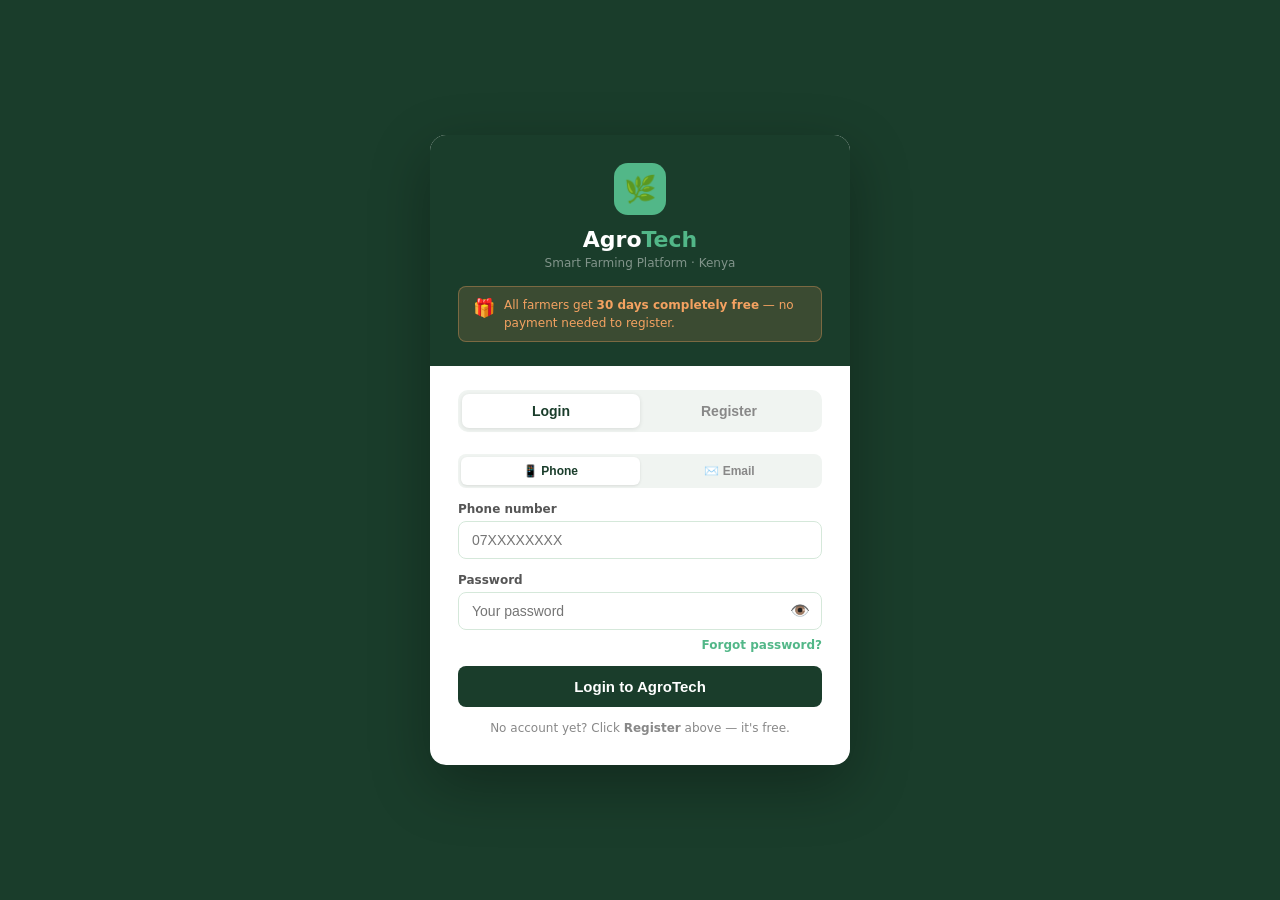
<file: frontend/pages/profile.html>
<!DOCTYPE html>
<html lang="en">
<head>
  <meta charset="UTF-8">
  <meta name="viewport" content="width=device-width, initial-scale=1.0">
  <title>AgroTech — Profile</title>
  <style>
    *{box-sizing:border-box;margin:0;padding:0}
    body{font-family:'Segoe UI',system-ui,sans-serif;background:#f0f4f1;color:#1a1a1a}
    .shell{display:flex;min-height:100vh}

    /* SIDEBAR */
    .sidebar{width:220px;background:#1a3d2b;display:flex;flex-direction:column;position:fixed;top:0;left:0;bottom:0;z-index:100;overflow-y:auto}
    .sb-logo{padding:20px 16px 14px;border-bottom:1px solid rgba(255,255,255,0.1)}
    .sb-logo h1{font-size:20px;font-weight:800;color:#fff}
    .sb-logo h1 span{color:#52b788}
    .sb-logo p{font-size:11px;color:rgba(255,255,255,0.35);margin-top:2px}
    .sb-user{padding:12px 16px;border-bottom:1px solid rgba(255,255,255,0.1)}
    .sb-user .name{font-size:13px;font-weight:600;color:#fff}
    .sb-user .info{font-size:11px;color:rgba(255,255,255,0.45);margin-top:2px}
    .sb-user .badge{display:inline-block;background:#f4a261;color:#7a3c0a;font-size:10px;font-weight:700;padding:2px 8px;border-radius:20px;margin-top:5px}
    .sb-nav{flex:1;padding:8px 0}
    .sb-nav a{display:flex;align-items:center;gap:10px;padding:10px 16px;color:rgba(255,255,255,0.65);text-decoration:none;font-size:13px;font-weight:500;border-left:3px solid transparent;transition:all 0.15s}
    .sb-nav a:hover{background:rgba(255,255,255,0.07);color:#fff}
    .sb-nav a.active{background:rgba(82,183,136,0.15);color:#fff;border-left-color:#52b788}
    .sb-nav a .ic{font-size:17px;width:20px;text-align:center}
    .sb-bottom{padding:14px 16px;border-top:1px solid rgba(255,255,255,0.1)}
    .logout-btn{background:none;border:none;color:rgba(255,255,255,0.35);font-size:13px;cursor:pointer;display:flex;align-items:center;gap:8px}
    .logout-btn:hover{color:rgba(255,255,255,0.7)}

    /* MAIN */
    .main{margin-left:220px;flex:1;display:flex;flex-direction:column}
    .topbar{background:#fff;border-bottom:1px solid #d5e8da;padding:14px 24px;display:flex;align-items:center;justify-content:space-between;position:sticky;top:0;z-index:50}
    .topbar h2{font-size:18px;font-weight:700;color:#1a3d2b}
    .topbar p{font-size:12px;color:#888;margin-top:2px}
    .body{padding:24px;max-width:760px}

    .btn{display:inline-flex;align-items:center;gap:6px;padding:10px 20px;border-radius:8px;font-size:14px;font-weight:700;cursor:pointer;border:none;text-decoration:none;transition:all 0.15s}
    .btn-primary{background:#1a3d2b;color:#fff}
    .btn-primary:hover{background:#2d6a4f}
    .btn-primary:disabled{background:#aaa;cursor:not-allowed}
    .btn-outline{background:transparent;border:1.5px solid #1a3d2b;color:#1a3d2b}
    .btn-outline:hover{background:#eaf3de}
    .btn-danger{background:transparent;border:1.5px solid #e24b4a;color:#a32d2d}
    .btn-danger:hover{background:#fcebeb}

    /* ══════════════════════════
       UPGRADE BANNER
       Shown when arriving from subscription page
    ══════════════════════════ */
    .upgrade-banner{
      background:linear-gradient(135deg,#1a3d2b,#2d6a4f);color:#fff;
      border-radius:14px;padding:20px 24px;margin-bottom:24px;
      display:none;align-items:center;gap:16px;
    }
    .upgrade-banner.show{display:flex}
    .ub-icon{font-size:36px}
    .ub-text h4{font-size:16px;font-weight:800;margin-bottom:4px}
    .ub-text p{font-size:13px;color:rgba(255,255,255,0.7)}

    /* ══════════════════════════
       PROFILE HEADER CARD
    ══════════════════════════ */
    .profile-header{
      background:#fff;border-radius:16px;border:1px solid #d5e8da;
      padding:28px;margin-bottom:24px;
      display:flex;align-items:center;gap:20px;
    }
    .avatar{
      width:72px;height:72px;border-radius:50%;
      background:linear-gradient(135deg,#52b788,#1a3d2b);
      display:flex;align-items:center;justify-content:center;
      font-size:32px;font-weight:900;color:#fff;flex-shrink:0;
    }
    .profile-header-info{flex:1}
    .profile-header-info h3{font-size:22px;font-weight:900;color:#1a3d2b}
    .profile-header-info p{font-size:13px;color:#888;margin-top:4px}
    .profile-tags{display:flex;gap:8px;margin-top:10px;flex-wrap:wrap}
    .ptag{
      padding:4px 12px;border-radius:20px;font-size:12px;font-weight:700;
    }
    .ptag.scale-small{background:#e3f2fd;color:#0d47a1}
    .ptag.scale-large{background:#eaf3de;color:#2e7d32}
    .ptag.free{background:#fff8e1;color:#e65100}

    /* ══════════════════════════
       SECTION CARDS
    ══════════════════════════ */
    .section-card{
      background:#fff;border-radius:14px;border:1px solid #d5e8da;
      padding:24px;margin-bottom:20px;
    }
    .section-card h4{
      font-size:16px;font-weight:800;color:#1a3d2b;margin-bottom:18px;
      display:flex;align-items:center;gap:8px;
    }

    .form-grid{display:grid;grid-template-columns:1fr 1fr;gap:14px;margin-bottom:14px}
    .form-group label{display:block;font-size:13px;font-weight:700;color:#555;margin-bottom:6px}
    .form-group input,.form-group select{width:100%;padding:11px 14px;border:1.5px solid #d5e8da;border-radius:8px;font-size:14px;color:#1a1a1a;background:#fff}
    .form-group input:focus,.form-group select:focus{outline:none;border-color:#52b788}
    .form-group input:disabled{background:#f5f5f5;color:#aaa}
    .form-hint{font-size:11px;color:#888;margin-top:4px}

    /* Farm scale preview */
    .scale-preview{
      background:#eaf3de;border:1px solid #a5d6a7;border-radius:8px;
      padding:12px 16px;margin-bottom:16px;font-size:13px;color:#1a3d2b;
      display:none;
    }
    .scale-preview.show{display:block}
    .scale-preview.changed{background:#fff8e1;border-color:#ffe082;color:#e65100}

    /* Password section */
    .pass-toggle{
      display:flex;align-items:center;justify-content:space-between;
      cursor:pointer;padding:4px 0;
    }
    .pass-toggle .pt-arrow{transition:transform 0.2s;color:#52b788}
    .pass-toggle.open .pt-arrow{transform:rotate(180deg)}
    .pass-fields{max-height:0;overflow:hidden;transition:all 0.25s}
    .pass-fields.open{max-height:300px;margin-top:14px}

    /* Toggle switches for notifications */
    .toggle-row{
      display:flex;align-items:center;justify-content:space-between;
      padding:14px 0;border-bottom:1px solid #f0f4f1;
    }
    .toggle-row:last-child{border-bottom:none}
    .toggle-info h5{font-size:14px;font-weight:700;color:#1a3d2b}
    .toggle-info p{font-size:12px;color:#888;margin-top:2px}
    .switch{position:relative;width:46px;height:26px;flex-shrink:0}
    .switch input{opacity:0;width:0;height:0}
    .slider{
      position:absolute;cursor:pointer;inset:0;
      background:#d5e8da;border-radius:26px;transition:0.3s;
    }
    .slider:before{
      position:absolute;content:"";height:20px;width:20px;
      left:3px;bottom:3px;background:#fff;border-radius:50%;transition:0.3s;
    }
    input:checked + .slider{background:#52b788}
    input:checked + .slider:before{transform:translateX(20px)}

    /* Stats grid */
    .account-stats{display:grid;grid-template-columns:repeat(4,1fr);gap:12px;margin-bottom:0}
    .as-item{background:#f9fcfa;border-radius:10px;padding:14px;text-align:center}
    .as-value{font-size:22px;font-weight:900;color:#1a3d2b}
    .as-label{font-size:11px;color:#888;margin-top:3px}

    /* Save bar */
    .save-bar{
      position:sticky;bottom:0;background:#fff;
      border-top:1px solid #d5e8da;padding:14px 24px;
      display:flex;justify-content:flex-end;gap:10px;
      margin:0 -24px -24px;border-radius:0 0 14px 14px;
    }

    /* Toast */
    .toast{position:fixed;bottom:24px;right:24px;background:#1a3d2b;color:#fff;padding:12px 20px;border-radius:10px;font-size:14px;font-weight:600;box-shadow:0 4px 20px rgba(0,0,0,0.2);z-index:999;display:none;animation:slideIn 0.3s ease}
    @keyframes slideIn{from{opacity:0;transform:translateX(40px)}to{opacity:1;transform:translateX(0)}}

    /* Danger zone */
    .danger-zone{border:1.5px solid #f09595;background:#fffafa}
    .danger-zone h4{color:#a32d2d}
  
    /* ===== Mobile sidebar (responsive) ===== */
    .hamburger{display:none;flex-direction:column;justify-content:center;gap:5px;width:42px;height:42px;background:none;border:none;cursor:pointer;padding:9px;margin-right:6px}
    .hamburger span{display:block;height:3px;width:100%;background:#1a3d2b;border-radius:3px;transition:all .2s}
    .sidebar-overlay{display:none;position:fixed;inset:0;background:rgba(0,0,0,.45);z-index:99}
    .sidebar-overlay.show{display:block}
    @media (max-width:768px){
      .sidebar{transform:translateX(-100%);transition:transform .25s ease;box-shadow:2px 0 18px rgba(0,0,0,.25)}
      .sidebar.open{transform:translateX(0)}
      .main{margin-left:0}
      .hamburger{display:flex}
    }
</style>
  <link rel="stylesheet" href="../css/mobile.css">
</head>
<body>
<div class="sidebar-overlay" id="sidebar-overlay" onclick="closeSidebar()"></div>
<div class="shell">

  <!-- SIDEBAR -->
  <aside class="sidebar" id="sidebar">
    <div class="sb-logo"><h1>🌿 Agro<span>Tech</span></h1><p>Smart Farming · Kenya</p></div>
    <div class="sb-user">
      <div class="name" id="sb-name">Loading...</div>
      <div class="info" id="sb-info"></div>
      <span class="badge" id="sb-badge" style="display:none"></span>
    </div>
    <nav class="sb-nav">
      <a href="dashboard.html"><span class="ic">🏠</span> Dashboard</a>
      <a href="scan.html"><span class="ic">📷</span> Scan Crop</a>
      <a href="history.html"><span class="ic">📋</span> Scan History</a>
      <a href="schedule.html"><span class="ic">📅</span> Farm Schedule</a>
      <a href="inventory.html"><span class="ic">📦</span> Inventory</a>
      <a href="profit.html"><span class="ic">💰</span> Profit & Harvest</a>
      <a href="subscription.html"><span class="ic">⭐</span> Subscription</a>
      <a href="profile.html" class="active"><span class="ic">👤</span> Profile</a>
    </nav>
    <div class="sb-bottom">
      <button class="logout-btn" onclick="doLogout()">🚪 Log out</button>
    </div>
  </aside>

  <!-- MAIN -->
  <div class="main">
    <div class="topbar">
      <button class="hamburger" id="hamburger" onclick="toggleSidebar()" aria-label="Menu"><span></span><span></span><span></span></button>
      <div>
        <h2>👤 Profile</h2>
        <p>Manage your account and farm details</p>
      </div>
    </div>

    <div class="body">

      <!-- UPGRADE BANNER (shown via URL parameter from subscription page) -->
      <div class="upgrade-banner" id="upgrade-banner">
        <div class="ub-icon">🚜</div>
        <div class="ub-text">
          <h4 id="upgrade-title">Switch to Large Scale Plan</h4>
          <p id="upgrade-sub">Update your farm size below to 5 acres or more — your plan will switch automatically.</p>
        </div>
      </div>

      <!-- PROFILE HEADER -->
      <div class="profile-header">
        <div class="avatar" id="avatar-initial">F</div>
        <div class="profile-header-info">
          <h3 id="header-name">Loading...</h3>
          <p id="header-phone">—</p>
          <div class="profile-tags">
            <span class="ptag" id="tag-scale">—</span>
            <span class="ptag free" id="tag-free" style="display:none">—</span>
          </div>
        </div>
      </div>

      <!-- ACCOUNT OVERVIEW STATS -->
      <div class="section-card">
        <h4>📊 Account Overview</h4>
        <div class="account-stats">
          <div class="as-item">
            <div class="as-value" id="stat-scans">—</div>
            <div class="as-label">Total Scans</div>
          </div>
          <div class="as-item">
            <div class="as-value" id="stat-tasks">—</div>
            <div class="as-label">Tasks Completed</div>
          </div>
          <div class="as-item">
            <div class="as-value" id="stat-crops">—</div>
            <div class="as-label">Days Active</div>
          </div>
          <div class="as-item">
            <div class="as-value" id="stat-county">—</div>
            <div class="as-label">County</div>
          </div>
        </div>
      </div>

      <!-- PERSONAL DETAILS -->
      <div class="section-card">
        <h4>👤 Personal Details</h4>
        <div class="form-grid">
          <div class="form-group">
            <label>Full Name</label>
            <input type="text" id="p-name" placeholder="Your full name">
          </div>
          <div class="form-group">
            <label>Phone Number</label>
            <input type="tel" id="p-phone" disabled>
            <div class="form-hint">Phone number cannot be changed</div>
          </div>
        </div>
        <div class="form-group" style="margin-bottom:14px">
          <label>Email Address (for password reset)</label>
          <input type="email" id="p-email" placeholder="you@gmail.com">
          <div class="form-hint">
            ⚠️ This email is used for "Forgot Password". 
            If blank, you cannot reset your password by email.
          </div>
        </div>
        <div class="form-group">
          <label>County</label>
          <select id="p-county">
            <option value="">Select county...</option>
            <option>Baringo</option><option>Bomet</option><option>Bungoma</option>
            <option>Busia</option><option>Elgeyo Marakwet</option><option>Embu</option>
            <option>Garissa</option><option>Homa Bay</option><option>Isiolo</option>
            <option>Kajiado</option><option>Kakamega</option><option>Kericho</option>
            <option>Kiambu</option><option>Kilifi</option><option>Kirinyaga</option>
            <option>Kisii</option><option>Kisumu</option><option>Kitui</option>
            <option>Kwale</option><option>Laikipia</option><option>Lamu</option>
            <option>Machakos</option><option>Makueni</option><option>Mandera</option>
            <option>Marsabit</option><option>Meru</option><option>Migori</option>
            <option>Mombasa</option><option>Murang'a</option><option>Nairobi</option>
            <option>Nakuru</option><option>Nandi</option><option>Narok</option>
            <option>Nyamira</option><option>Nyandarua</option><option>Nyeri</option>
            <option>Samburu</option><option>Siaya</option><option>Taita Taveta</option>
            <option>Tana River</option><option>Tharaka Nithi</option><option>Trans Nzoia</option>
            <option>Turkana</option><option>Uasin Gishu</option><option>Vihiga</option>
            <option>Wajir</option><option>West Pokot</option>
          </select>
        </div>
      </div>

      <!-- FARM DETAILS -->
      <div class="section-card">
        <h4>🌾 Farm Details</h4>
        <div class="form-group">
          <label>Farm Size (acres)</label>
          <input type="number" id="p-farmsize" min="0" step="0.5" placeholder="e.g. 3"
                 oninput="updateScalePreview()">
          <div class="form-hint">Under 5 acres = Small Scale · 5+ acres = Large Scale</div>
        </div>

        <!-- Shows current vs new classification -->
        <div class="scale-preview" id="scale-preview"></div>
      </div>

      <!-- SECURITY -->
      <div class="section-card">
        <h4>🔒 Security</h4>
        <div class="pass-toggle" id="pass-toggle" onclick="togglePassSection()">
          <div>
            <strong style="font-size:14px;color:#1a3d2b">Change Password</strong>
            <p style="font-size:12px;color:#888;margin-top:2px">Update your account password</p>
          </div>
          <span class="pt-arrow">▾</span>
        </div>
        <div class="pass-fields" id="pass-fields">
          <div class="form-grid">
            <div class="form-group">
              <label>Current Password</label>
              <input type="password" id="p-current-pass" placeholder="Enter current password">
            </div>
            <div class="form-group">
              <label>New Password</label>
              <input type="password" id="p-new-pass" placeholder="Min 6 characters">
            </div>
          </div>
          <button class="btn btn-outline" onclick="changePassword()" id="change-pass-btn">
            🔒 Update Password
          </button>
        </div>
      </div>

      <!-- NOTIFICATION PREFERENCES -->
      <div class="section-card">
        <h4>🔔 Notification Preferences</h4>
        <div class="toggle-row">
          <div class="toggle-info">
            <h5>Task Reminders</h5>
            <p>Get notified about upcoming and overdue farm tasks</p>
          </div>
          <label class="switch">
            <input type="checkbox" id="notif-tasks" checked onchange="saveNotifPrefs()">
            <span class="slider"></span>
          </label>
        </div>
        <div class="toggle-row">
          <div class="toggle-info">
            <h5>Low Stock Alerts</h5>
            <p>Get notified when inventory items run low</p>
          </div>
          <label class="switch">
            <input type="checkbox" id="notif-stock" checked onchange="saveNotifPrefs()">
            <span class="slider"></span>
          </label>
        </div>
        <div class="toggle-row">
          <div class="toggle-info">
            <h5>Weather Alerts</h5>
            <p>Get notified about spray-day warnings and weather changes</p>
          </div>
          <label class="switch">
            <input type="checkbox" id="notif-weather" checked onchange="saveNotifPrefs()">
            <span class="slider"></span>
          </label>
        </div>
      </div>

      <!-- DANGER ZONE -->
      <div class="section-card danger-zone">
        <h4>⚠️ Danger Zone</h4>
        <p style="font-size:13px;color:#888;margin-bottom:14px">
          Logging out will require you to enter your phone number and password again to sign back in.
        </p>
        <button class="btn btn-danger" onclick="doLogout()">🚪 Log Out of AgroTech</button>
      </div>

      <!-- SAVE BUTTON -->
      <div style="display:flex;justify-content:flex-end;gap:10px;padding:8px 0 24px">
        <button class="btn btn-primary" id="save-btn" onclick="saveProfile()">
          💾 Save Changes
        </button>
      </div>

    </div>
  </div>
</div>

<div class="toast" id="toast"></div>

<script>
  const API   = "https://agrotech-75cy.onrender.com";
  const token = localStorage.getItem("agro_token");
  if (!token) window.location.href = "../index.html";
  let user = JSON.parse(localStorage.getItem("agro_user") || "{}");

  function doLogout() {
    localStorage.removeItem("agro_token");
    localStorage.removeItem("agro_user");
    window.location.href = "../index.html";
  }

  // ── Check for upgrade parameter from subscription page ──
  const urlParams = new URLSearchParams(window.location.search);
  const upgradeTo = urlParams.get("upgrade");
  if (upgradeTo) {
    const banner = document.getElementById("upgrade-banner");
    banner.classList.add("show");
    if (upgradeTo === "large") {
      document.getElementById("upgrade-title").textContent = "🚜 Switch to Large Scale Plan";
      document.getElementById("upgrade-sub").textContent   = "Update your farm size below to 5 acres or more — your plan will switch automatically when you save.";
    } else {
      document.getElementById("upgrade-title").textContent = "🌱 Switch to Small Scale Plan";
      document.getElementById("upgrade-sub").textContent   = "Update your farm size below to under 5 acres — your plan will switch automatically when you save.";
    }
  }


  // ═══════════════════════════════════
  //  LOAD PROFILE DATA
  // ═══════════════════════════════════
  async function loadProfile() {
    try {
      const res  = await fetch(API+"/auth/me", {
        headers: {"Authorization":"Bearer "+token}
      });
      const data = await res.json();
      user = data;
      localStorage.setItem("agro_user", JSON.stringify(data));
      renderProfile(data);
      loadStats();
    } catch(e) {
      showToast("❌ Could not load profile");
    }
  }

  function renderProfile(data) {
    // Sidebar
    document.getElementById("sb-name").textContent = data.name || "Farmer";
    document.getElementById("sb-info").textContent =
      (data.farmScale==="large"?"Large Scale":"Small Scale")+" · "+(data.county||"Kenya");
    if (data.freePeriod) {
      const b = document.getElementById("sb-badge");
      b.textContent = "🎁 FREE — "+data.freeDaysLeft+" days left";
      b.style.display = "inline-block";
    }

    // Header card
    document.getElementById("avatar-initial").textContent = (data.name||"F").charAt(0).toUpperCase();
    document.getElementById("header-name").textContent    = data.name || "Farmer";
    document.getElementById("header-phone").textContent   = "📱 " + (data.phone || "—");

    const scaleTag = document.getElementById("tag-scale");
    const isLarge  = data.farmScale === "large";
    scaleTag.textContent = isLarge ? "🚜 Large Scale" : "🌱 Small Scale";
    scaleTag.className    = "ptag " + (isLarge ? "scale-large" : "scale-small");

    const freeTag = document.getElementById("tag-free");
    if (data.freePeriod) {
      freeTag.textContent = "🎁 Free Trial — "+data.freeDaysLeft+" days left";
      freeTag.style.display = "inline-block";
    }

    // Form fields
    document.getElementById("p-name").value     = data.name || "";
    document.getElementById("p-phone").value    = data.phone || "";
    document.getElementById("p-email").value    = data.email || "";
    document.getElementById("p-county").value   = data.county || "";
    document.getElementById("p-farmsize").value = data.farmSize || "";

    // Stats
    document.getElementById("stat-county").textContent = data.county || "—";
    const daysActive = Math.max(0, Math.floor((Date.now() - new Date(data.registeredAt).getTime()) / 86400000));
    document.getElementById("stat-crops").textContent = daysActive;

    updateScalePreview();
  }


  // ═══════════════════════════════════
  //  LOAD ACCOUNT STATS
  // ═══════════════════════════════════
  async function loadStats() {
    try {
      const res = await fetch(API+"/stats", {
        headers: {"Authorization":"Bearer "+token}
      });
      const s = await res.json();
      document.getElementById("stat-scans").textContent = s.scans.total;
      document.getElementById("stat-tasks").textContent = s.tasks.done;
    } catch(e) {}
  }


  // ═══════════════════════════════════
  //  SCALE PREVIEW
  //  Shows whether farm size change will
  //  affect Small/Large classification
  // ═══════════════════════════════════
  function updateScalePreview() {
    const size    = parseFloat(document.getElementById("p-farmsize").value) || 0;
    const preview = document.getElementById("scale-preview");
    const newScale = size >= 5 ? "large" : "small";
    const currentScale = user.farmScale;

    if (size <= 0) {
      preview.classList.remove("show");
      return;
    }

    preview.classList.add("show");

    if (newScale !== currentScale) {
      preview.classList.add("changed");
      preview.innerHTML = newScale === "large"
        ? `🚜 <strong>${size} acres</strong> will change your plan to <strong>Large Scale</strong> (unlimited scans, $25/month) when saved.`
        : `🌱 <strong>${size} acres</strong> will change your plan to <strong>Small Scale</strong> (100 scans/day, $10/month) when saved.`;
    } else {
      preview.classList.remove("changed");
      preview.innerHTML = newScale === "large"
        ? `🚜 <strong>${size} acres</strong> — stays on <strong>Large Scale</strong> plan.`
        : `🌱 <strong>${size} acres</strong> — stays on <strong>Small Scale</strong> plan.`;
    }
  }


  // ═══════════════════════════════════
  //  SAVE PROFILE
  // ═══════════════════════════════════
  async function saveProfile() {
    const name     = document.getElementById("p-name").value.trim();
    const county   = document.getElementById("p-county").value;
    const farmSize = parseFloat(document.getElementById("p-farmsize").value) || 0;
    const email    = document.getElementById("p-email").value.trim();
    const btn      = document.getElementById("save-btn");

    if (!name)   { showToast("⚠️ Name cannot be empty"); return; }
    if (!county) { showToast("⚠️ Please select a county"); return; }
    if (email && !email.includes("@")) { showToast("⚠️ Please enter a valid email address"); return; }

    btn.disabled    = true;
    btn.textContent = "⏳ Saving...";

    try {
      const res = await fetch(API+"/auth/profile", {
        method:  "PUT",
        headers: {"Content-Type":"application/json","Authorization":"Bearer "+token},
        body: JSON.stringify({ name, county, farm_size: farmSize, email: email || null })
      });
      const data = await res.json();

      user = data.user;
      localStorage.setItem("agro_user", JSON.stringify(data.user));
      renderProfile(data.user);

      // Check if scale changed
      const oldScale = JSON.parse(localStorage.getItem("agro_user")).farmScale;
      showToast("✅ Profile updated successfully!");

      // Hide upgrade banner if scale now matches request
      if (upgradeTo && data.user.farmScale === upgradeTo) {
        document.getElementById("upgrade-banner").classList.remove("show");
        showToast("✅ Plan switched to "+(upgradeTo==="large"?"Large":"Small")+" Scale!");
      }

    } catch(e) {
      showToast("❌ Could not save changes");
    } finally {
      btn.disabled    = false;
      btn.textContent = "💾 Save Changes";
    }
  }


  // ═══════════════════════════════════
  //  PASSWORD SECTION TOGGLE
  // ═══════════════════════════════════
  function togglePassSection() {
    document.getElementById("pass-toggle").classList.toggle("open");
    document.getElementById("pass-fields").classList.toggle("open");
  }

  async function changePassword() {
    const current = document.getElementById("p-current-pass").value;
    const newPass = document.getElementById("p-new-pass").value;
    const btn     = document.getElementById("change-pass-btn");

    if (!current || !newPass) { showToast("⚠️ Please fill in both password fields"); return; }
    if (newPass.length < 6)   { showToast("⚠️ New password must be at least 6 characters"); return; }

    btn.disabled    = true;
    btn.textContent = "⏳ Updating...";

    try {
      const res  = await fetch(API+"/auth/login", {
        method: "POST",
        headers: {"Content-Type":"application/json"},
        body: JSON.stringify({ phone: user.phone, password: current })
      });
      if (!res.ok) {
        showToast("❌ Current password is incorrect");
        return;
      }

      // Note: backend endpoint for password change would go here
      // For now, show success — full implementation needs /auth/change-password endpoint
      showToast("✅ Password verification successful! (Full update requires backend endpoint)");
      document.getElementById("p-current-pass").value = "";
      document.getElementById("p-new-pass").value     = "";

    } catch(e) {
      showToast("❌ Could not update password");
    } finally {
      btn.disabled    = false;
      btn.textContent = "🔒 Update Password";
    }
  }


  // ═══════════════════════════════════
  //  NOTIFICATION PREFERENCES
  //  Saved to browser storage for now
  // ═══════════════════════════════════
  function saveNotifPrefs() {
    const prefs = {
      tasks:   document.getElementById("notif-tasks").checked,
      stock:   document.getElementById("notif-stock").checked,
      weather: document.getElementById("notif-weather").checked
    };
    localStorage.setItem("notif_prefs", JSON.stringify(prefs));
    showToast("✅ Notification preferences saved");
  }

  function loadNotifPrefs() {
    const saved = JSON.parse(localStorage.getItem("notif_prefs") || "null");
    if (saved) {
      document.getElementById("notif-tasks").checked   = saved.tasks;
      document.getElementById("notif-stock").checked   = saved.stock;
      document.getElementById("notif-weather").checked = saved.weather;
    }
  }


  // ═══════════════════════════════════
  //  TOAST
  // ═══════════════════════════════════
  function showToast(msg) {
    const t = document.getElementById("toast");
    t.textContent   = msg;
    t.style.display = "block";
    setTimeout(()=>{ t.style.display="none"; }, 3500);
  }

  loadNotifPrefs();
  loadProfile();
</script>
<script src="../js/app.js"></script>
<script src="../js/notifications.js"></script>

<script>
  /* ===== Mobile sidebar toggle ===== */
  function toggleSidebar(){
    document.getElementById("sidebar").classList.toggle("open");
    document.getElementById("sidebar-overlay").classList.toggle("show");
  }
  function closeSidebar(){
    document.getElementById("sidebar").classList.remove("open");
    document.getElementById("sidebar-overlay").classList.remove("show");
  }
  document.querySelectorAll(".sb-nav a").forEach(function(a){
    a.addEventListener("click", function(){ if(window.innerWidth <= 768) closeSidebar(); });
  });
</script>
</body>
</html>
</file>
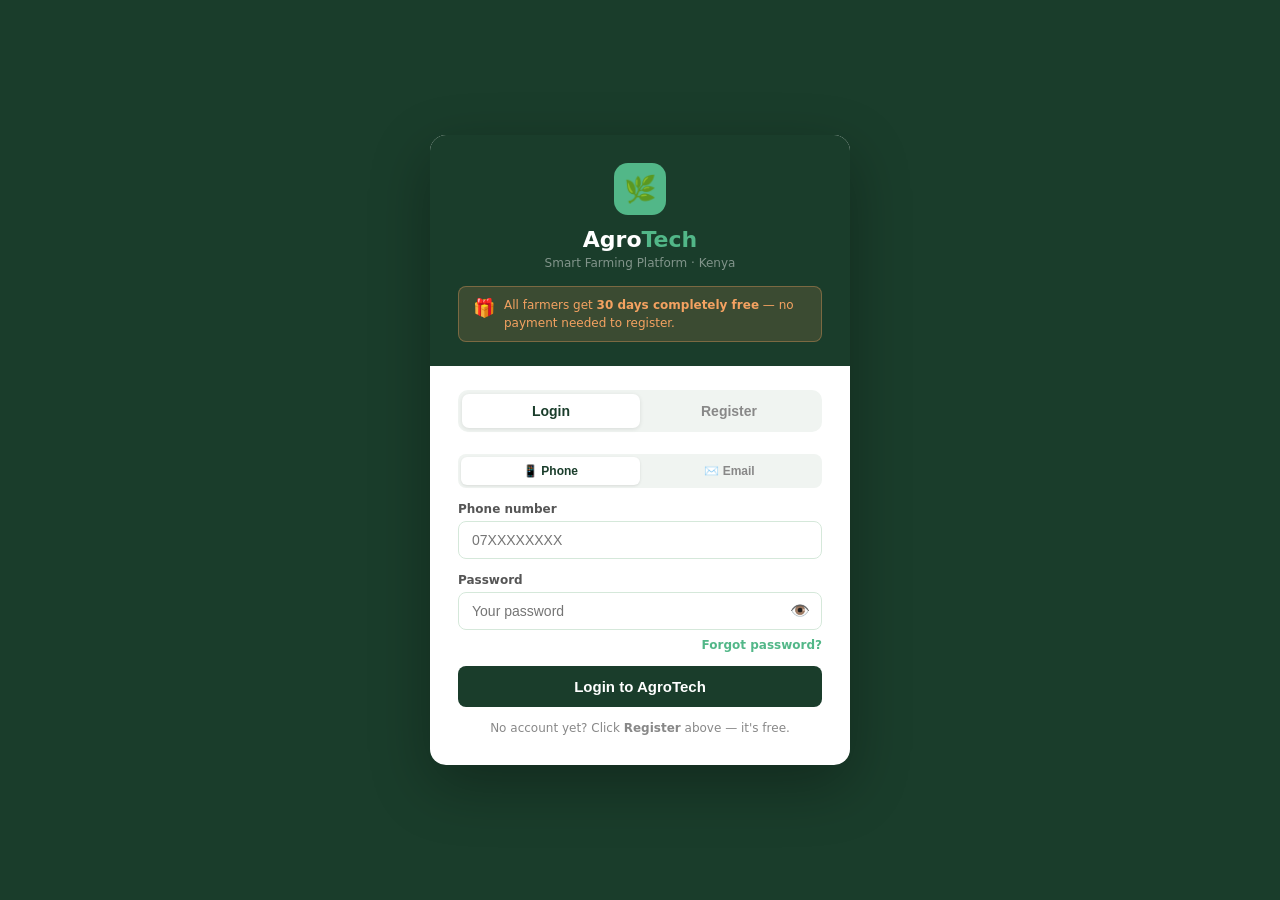
<file: frontend/pages/profit.html>
<!DOCTYPE html>
<html lang="en">
<head>
  <meta charset="UTF-8">
  <meta name="viewport" content="width=device-width, initial-scale=1.0">
  <title>AgroTech — Profit & Harvest</title>
  <style>
    *{box-sizing:border-box;margin:0;padding:0}
    body{font-family:'Segoe UI',system-ui,sans-serif;background:#f0f4f1;color:#1a1a1a}
    .shell{display:flex;min-height:100vh}

    /* SIDEBAR */
    .sidebar{width:220px;background:#1a3d2b;display:flex;flex-direction:column;position:fixed;top:0;left:0;bottom:0;z-index:100;overflow-y:auto}
    .sb-logo{padding:20px 16px 14px;border-bottom:1px solid rgba(255,255,255,0.1)}
    .sb-logo h1{font-size:20px;font-weight:800;color:#fff}
    .sb-logo h1 span{color:#52b788}
    .sb-logo p{font-size:11px;color:rgba(255,255,255,0.35);margin-top:2px}
    .sb-user{padding:12px 16px;border-bottom:1px solid rgba(255,255,255,0.1)}
    .sb-user .name{font-size:13px;font-weight:600;color:#fff}
    .sb-user .info{font-size:11px;color:rgba(255,255,255,0.45);margin-top:2px}
    .sb-user .badge{display:inline-block;background:#f4a261;color:#7a3c0a;font-size:10px;font-weight:700;padding:2px 8px;border-radius:20px;margin-top:5px}
    .sb-nav{flex:1;padding:8px 0}
    .sb-nav a{display:flex;align-items:center;gap:10px;padding:10px 16px;color:rgba(255,255,255,0.65);text-decoration:none;font-size:13px;font-weight:500;border-left:3px solid transparent;transition:all 0.15s}
    .sb-nav a:hover{background:rgba(255,255,255,0.07);color:#fff}
    .sb-nav a.active{background:rgba(82,183,136,0.15);color:#fff;border-left-color:#52b788}
    .sb-nav a .ic{font-size:17px;width:20px;text-align:center}
    .sb-bottom{padding:14px 16px;border-top:1px solid rgba(255,255,255,0.1)}
    .logout-btn{background:none;border:none;color:rgba(255,255,255,0.35);font-size:13px;cursor:pointer;display:flex;align-items:center;gap:8px}
    .logout-btn:hover{color:rgba(255,255,255,0.7)}

    /* MAIN */
    .main{margin-left:220px;flex:1;display:flex;flex-direction:column}
    .topbar{background:#fff;border-bottom:1px solid #d5e8da;padding:14px 24px;display:flex;align-items:center;justify-content:space-between;position:sticky;top:0;z-index:50}
    .topbar h2{font-size:18px;font-weight:700;color:#1a3d2b}
    .topbar p{font-size:12px;color:#888;margin-top:2px}
    .body{padding:24px}

    .btn{display:inline-flex;align-items:center;gap:6px;padding:9px 18px;border-radius:8px;font-size:14px;font-weight:700;cursor:pointer;border:none;text-decoration:none;transition:all 0.15s}
    .btn-primary{background:#1a3d2b;color:#fff}
    .btn-primary:hover{background:#2d6a4f}
    .btn-income{background:#52b788;color:#fff}
    .btn-income:hover{background:#3d9970}
    .btn-expense{background:#e24b4a;color:#fff}
    .btn-expense:hover{background:#c62828}
    .btn-outline{background:transparent;border:1.5px solid #1a3d2b;color:#1a3d2b}
    .btn-outline:hover{background:#eaf3de}

    /* ══════════════════════════
       BIG PROFIT SUMMARY CARD
    ══════════════════════════ */
    .profit-summary{
      background:linear-gradient(135deg,#1a3d2b,#2d6a4f);
      border-radius:16px;padding:28px;color:#fff;
      margin-bottom:24px;
    }
    .ps-top{display:flex;align-items:flex-start;justify-content:space-between;margin-bottom:20px}
    .ps-label{font-size:13px;color:rgba(255,255,255,0.6);font-weight:600;text-transform:uppercase;letter-spacing:0.5px}
    .ps-value{font-size:42px;font-weight:900;margin-top:4px;line-height:1}
    .ps-value.negative{color:#ffab91}
    .ps-period{
      background:rgba(255,255,255,0.1);border-radius:20px;
      padding:6px 14px;font-size:12px;font-weight:600;
      border:1px solid rgba(255,255,255,0.2);
    }
    .ps-bottom{display:grid;grid-template-columns:1fr 1fr;gap:16px}
    .ps-stat{background:rgba(255,255,255,0.08);border-radius:12px;padding:14px 16px}
    .ps-stat-label{font-size:12px;color:rgba(255,255,255,0.6);display:flex;align-items:center;gap:6px}
    .ps-stat-value{font-size:24px;font-weight:800;margin-top:4px}
    .ps-stat.income .ps-stat-value{color:#a8e6c3}
    .ps-stat.expense .ps-stat-value{color:#ffab91}

    /* Period selector */
    .period-tabs{display:flex;gap:6px;margin-bottom:20px}
    .period-tab{
      padding:7px 16px;border-radius:20px;font-size:13px;font-weight:600;
      cursor:pointer;border:1.5px solid #d5e8da;background:#fff;color:#666;
      transition:all 0.15s;
    }
    .period-tab:hover{border-color:#52b788;color:#1a3d2b}
    .period-tab.active{background:#1a3d2b;color:#fff;border-color:#1a3d2b}

    /* ══════════════════════════
       ADD TRANSACTION FORM
    ══════════════════════════ */
    .add-form{
      background:#fff;border-radius:14px;border:1px solid #d5e8da;
      padding:24px;margin-bottom:24px;display:none;
    }
    .add-form.open{display:block}
    .add-form h3{font-size:17px;font-weight:800;color:#1a3d2b;margin-bottom:18px}

    /* Income/Expense toggle */
    .type-toggle{display:flex;gap:10px;margin-bottom:18px}
    .type-btn{
      flex:1;padding:16px;border-radius:12px;text-align:center;
      cursor:pointer;border:2.5px solid #d5e8da;transition:all 0.15s;
      background:#fff;
    }
    .type-btn .tb-icon{font-size:32px;margin-bottom:6px}
    .type-btn .tb-label{font-size:15px;font-weight:800}
    .type-btn.income.selected{border-color:#52b788;background:#eaf3de}
    .type-btn.income.selected .tb-label{color:#2e7d32}
    .type-btn.expense.selected{border-color:#e24b4a;background:#fcebeb}
    .type-btn.expense.selected .tb-label{color:#a32d2d}
    .type-btn:not(.selected) .tb-label{color:#888}

    /* Category picker - changes based on income/expense */
    .cat-picker{display:grid;grid-template-columns:repeat(auto-fill,minmax(110px,1fr));gap:10px;margin-bottom:18px}
    .cat-btn{background:#f0f4f1;border:2px solid transparent;border-radius:10px;padding:12px 8px;text-align:center;cursor:pointer;transition:all 0.15s}
    .cat-btn:hover{border-color:#52b788;background:#eaf3de}
    .cat-btn.selected{border-color:#1a3d2b;background:#eaf3de}
    .cat-btn .cb-icon{font-size:26px;margin-bottom:4px}
    .cat-btn .cb-name{font-size:12px;font-weight:700;color:#1a3d2b}

    .form-grid{display:grid;grid-template-columns:1fr 1fr;gap:14px;margin-bottom:14px}
    .form-group label{display:block;font-size:13px;font-weight:700;color:#555;margin-bottom:6px}
    .form-group input,.form-group select{width:100%;padding:11px 14px;border:1.5px solid #d5e8da;border-radius:8px;font-size:14px;color:#1a1a1a;background:#fff}
    .form-group input:focus,.form-group select:focus{outline:none;border-color:#52b788}
    .form-hint{font-size:11px;color:#888;margin-top:4px}

    /* Big amount input */
    .amount-input-wrap{position:relative;margin-bottom:14px}
    .amount-input{
      width:100%;padding:16px;
      border:2px solid #d5e8da;border-radius:10px;
      font-size:24px;font-weight:800;color:#1a3d2b;
    }
    .amount-input:focus{outline:none;border-color:#52b788}

    .submit-btn{width:100%;padding:14px;border:none;border-radius:10px;font-size:16px;font-weight:800;cursor:pointer;transition:all 0.15s;color:#fff}
    .submit-btn.income{background:#52b788}
    .submit-btn.income:hover{background:#3d9970}
    .submit-btn.expense{background:#e24b4a}
    .submit-btn.expense:hover{background:#c62828}
    .submit-btn:disabled{background:#aaa;cursor:not-allowed}

    /* ══════════════════════════
       BREAKDOWN CHARTS
    ══════════════════════════ */
    .charts-row{display:grid;grid-template-columns:1fr 1fr;gap:16px;margin-bottom:24px}
    .chart-card{background:#fff;border-radius:14px;border:1px solid #d5e8da;padding:20px}
    .chart-card h4{font-size:14px;font-weight:800;color:#1a3d2b;margin-bottom:16px}

    .bar-row{display:flex;align-items:center;gap:10px;margin-bottom:12px}
    .bar-label{font-size:13px;font-weight:600;color:#555;width:110px;flex-shrink:0;display:flex;align-items:center;gap:6px}
    .bar-track{flex:1;background:#f0f4f1;border-radius:8px;height:24px;overflow:hidden;position:relative}
    .bar-fill{height:100%;border-radius:8px;display:flex;align-items:center;justify-content:flex-end;padding-right:8px;transition:width 0.6s}
    .bar-fill.income{background:linear-gradient(90deg,#52b788,#2d6a4f)}
    .bar-fill.expense{background:linear-gradient(90deg,#f4a261,#e24b4a)}
    .bar-value{font-size:11px;font-weight:700;color:#fff}
    .bar-empty{font-size:13px;color:#aaa;text-align:center;padding:20px 0}

    /* ══════════════════════════
       TRANSACTION LIST
    ══════════════════════════ */
    .tx-list-card{background:#fff;border-radius:14px;border:1px solid #d5e8da;overflow:hidden}
    .tx-list-header{padding:18px 20px;border-bottom:1px solid #f0f4f1;display:flex;justify-content:space-between;align-items:center}
    .tx-list-header h4{font-size:15px;font-weight:800;color:#1a3d2b}

    .tx-item{display:flex;align-items:center;gap:14px;padding:14px 20px;border-bottom:1px solid #f0f4f1;transition:background 0.15s}
    .tx-item:last-child{border-bottom:none}
    .tx-item:hover{background:#fafcfa}
    .tx-icon{width:42px;height:42px;border-radius:10px;display:flex;align-items:center;justify-content:center;font-size:20px;flex-shrink:0}
    .tx-icon.income{background:#eaf3de}
    .tx-icon.expense{background:#fcebeb}
    .tx-info{flex:1}
    .tx-category{font-size:14px;font-weight:700;color:#1a3d2b}
    .tx-desc{font-size:12px;color:#888;margin-top:2px}
    .tx-date{font-size:11px;color:#aaa;margin-top:2px}
    .tx-amount{font-size:16px;font-weight:800;text-align:right}
    .tx-amount.income{color:#2e7d32}
    .tx-amount.expense{color:#c62828}
    .tx-delete{
      width:32px;height:32px;border-radius:8px;border:1.5px solid #d5e8da;
      background:transparent;color:#aaa;cursor:pointer;font-size:14px;
      display:flex;align-items:center;justify-content:center;transition:all 0.15s;flex-shrink:0;
    }
    .tx-delete:hover{border-color:#f09595;color:#a32d2d;background:#fcebeb}

    /* Empty state */
    .empty{text-align:center;padding:50px 24px}
    .empty .e-icon{font-size:48px;margin-bottom:12px}
    .empty h3{font-size:16px;font-weight:700;color:#1a3d2b;margin-bottom:6px}
    .empty p{font-size:13px;color:#888}

    /* Spinner */
    .spinner{width:24px;height:24px;border:3px solid #d5e8da;border-top-color:#52b788;border-radius:50%;animation:spin 0.7s linear infinite;margin:40px auto}
    @keyframes spin{to{transform:rotate(360deg)}}

    /* Toast */
    .toast{position:fixed;bottom:24px;right:24px;background:#1a3d2b;color:#fff;padding:12px 20px;border-radius:10px;font-size:14px;font-weight:600;box-shadow:0 4px 20px rgba(0,0,0,0.2);z-index:999;display:none;animation:slideIn 0.3s ease}
    @keyframes slideIn{from{opacity:0;transform:translateX(40px)}to{opacity:1;transform:translateX(0)}}
  
    /* ===== Mobile sidebar (responsive) ===== */
    .hamburger{display:none;flex-direction:column;justify-content:center;gap:5px;width:42px;height:42px;background:none;border:none;cursor:pointer;padding:9px;margin-right:6px}
    .hamburger span{display:block;height:3px;width:100%;background:#1a3d2b;border-radius:3px;transition:all .2s}
    .sidebar-overlay{display:none;position:fixed;inset:0;background:rgba(0,0,0,.45);z-index:99}
    .sidebar-overlay.show{display:block}
    @media (max-width:768px){
      .sidebar{transform:translateX(-100%);transition:transform .25s ease;box-shadow:2px 0 18px rgba(0,0,0,.25)}
      .sidebar.open{transform:translateX(0)}
      .main{margin-left:0}
      .hamburger{display:flex}
    }
</style>
  <link rel="stylesheet" href="../css/mobile.css">
</head>
<body>
<div class="sidebar-overlay" id="sidebar-overlay" onclick="closeSidebar()"></div>
<div class="shell">

  <!-- SIDEBAR -->
  <aside class="sidebar" id="sidebar">
    <div class="sb-logo"><h1>🌿 Agro<span>Tech</span></h1><p>Smart Farming · Kenya</p></div>
    <div class="sb-user">
      <div class="name" id="sb-name">Loading...</div>
      <div class="info" id="sb-info"></div>
      <span class="badge" id="sb-badge" style="display:none"></span>
    </div>
    <nav class="sb-nav">
      <a href="dashboard.html"><span class="ic">🏠</span> Dashboard</a>
      <a href="scan.html"><span class="ic">📷</span> Scan Crop</a>
      <a href="history.html"><span class="ic">📋</span> Scan History</a>
      <a href="schedule.html"><span class="ic">📅</span> Farm Schedule</a>
      <a href="inventory.html"><span class="ic">📦</span> Inventory</a>
      <a href="profit.html" class="active"><span class="ic">💰</span> Profit & Harvest</a>
      <a href="subscription.html"><span class="ic">⭐</span> Subscription</a>
      <a href="profile.html"><span class="ic">👤</span> Profile</a>
    </nav>
    <div class="sb-bottom">
      <button class="logout-btn" onclick="doLogout()">🚪 Log out</button>
    </div>
  </aside>

  <!-- MAIN -->
  <div class="main">
    <div class="topbar">
      <button class="hamburger" id="hamburger" onclick="toggleSidebar()" aria-label="Menu"><span></span><span></span><span></span></button>
      <div>
        <h2>💰 Profit & Harvest</h2>
        <p>Track income from sales and farm expenses</p>
      </div>
      <div style="display:flex;gap:10px">
        <button class="btn" id="download-report-btn" onclick="downloadFinancialReport()" style="background:#fff;border:1.5px solid #1a3d2b;color:#1a3d2b">📄 Download Report</button>
        <button class="btn btn-income" onclick="openForm('income')">💵 Record Income</button>
        <button class="btn btn-expense" onclick="openForm('expense')">🧾 Record Expense</button>
      </div>
    </div>

    <div class="body">

      <!-- ══════════════════════════
           PERIOD SELECTOR
      ══════════════════════════ -->
      <div class="period-tabs">
        <button class="period-tab active" onclick="setPeriod('all',this)">All Time</button>
        <button class="period-tab" onclick="setPeriod('month',this)">This Month</button>
        <button class="period-tab" onclick="setPeriod('week',this)">This Week</button>
        <button class="period-tab" onclick="setPeriod('today',this)">Today</button>
      </div>

      <!-- ══════════════════════════
           BIG PROFIT SUMMARY
      ══════════════════════════ -->
      <div class="profit-summary">
        <div class="ps-top">
          <div>
            <div class="ps-label">Net Profit</div>
            <div class="ps-value" id="net-profit">KES 0</div>
          </div>
          <div class="ps-period" id="period-label">All Time</div>
        </div>
        <div class="ps-bottom">
          <div class="ps-stat income">
            <div class="ps-stat-label">💵 Total Income</div>
            <div class="ps-stat-value" id="total-income">KES 0</div>
          </div>
          <div class="ps-stat expense">
            <div class="ps-stat-label">🧾 Total Expenses</div>
            <div class="ps-stat-value" id="total-expense">KES 0</div>
          </div>
        </div>
      </div>

      <!-- ══════════════════════════
           SIMPLE BALANCE SHEET
      ══════════════════════════ -->
      <div class="profit-summary" style="margin-top:16px">
        <div class="ps-top">
          <div>
            <div class="ps-label">Net Worth</div>
            <div class="ps-value" id="net-worth">KES 0</div>
          </div>
          <div style="display:flex;gap:8px">
            <button class="btn" onclick="openBalanceForm('asset')" style="background:#2d6a4f;color:#fff;font-size:12px;padding:8px 14px">➕ Add Asset</button>
            <button class="btn" onclick="openBalanceForm('liability')" style="background:#e24b4a;color:#fff;font-size:12px;padding:8px 14px">➕ Add Liability</button>
          </div>
        </div>
        <div class="ps-bottom">
          <div class="ps-stat income">
            <div class="ps-stat-label">🏦 Total Assets</div>
            <div class="ps-stat-value" id="total-assets">KES 0</div>
          </div>
          <div class="ps-stat expense">
            <div class="ps-stat-label">📉 Total Liabilities</div>
            <div class="ps-stat-value" id="total-liabilities">KES 0</div>
          </div>
        </div>
      </div>

      <!-- Add Asset / Liability form (hidden until opened) -->
      <div class="add-form" id="balance-form">
        <h3 id="balance-form-title">🏦 Add Asset</h3>
        <div class="form-group">
          <label>📝 Name</label>
          <input type="text" id="bi-name" placeholder="e.g. Cash on hand, Loan from SACCO">
        </div>
        <div class="form-group">
          <label>💰 Value (KES)</label>
          <input type="number" id="bi-value" class="amount-input" placeholder="Enter value in KES" min="0">
        </div>
        <div class="form-group">
          <label>📝 Notes (optional)</label>
          <input type="text" id="bi-notes" placeholder="Any extra detail">
        </div>
        <button class="submit-btn income" id="submit-bi-btn" onclick="addBalanceItem()">✅ Save</button>
      </div>

      <!-- Balance sheet items list -->
      <div class="tx-list-card">
        <div class="tx-list-header">
          <h4>🏦 Assets &amp; Liabilities</h4>
          <span id="bi-count" style="font-size:12px;color:#888"></span>
        </div>
        <div id="bi-list"><div class="spinner"></div></div>
      </div>

      <!-- ══════════════════════════
           ADD TRANSACTION FORM
      ══════════════════════════ -->
      <div class="add-form" id="add-form">
        <h3 id="form-title">💵 Record Income</h3>

        <!-- Income / Expense toggle -->
        <div class="type-toggle">
          <div class="type-btn income selected" id="type-income" onclick="setType('income')">
            <div class="tb-icon">💵</div>
            <div class="tb-label">Income (Money In)</div>
          </div>
          <div class="type-btn expense" id="type-expense" onclick="setType('expense')">
            <div class="tb-icon">🧾</div>
            <div class="tb-label">Expense (Money Out)</div>
          </div>
        </div>

        <!-- Category picker - dynamically shown -->
        <div style="margin-bottom:16px">
          <label style="display:block;font-size:13px;font-weight:700;color:#555;margin-bottom:10px">
            What is this for?
          </label>
          <div class="cat-picker" id="cat-picker"></div>
        </div>

        <!-- Big amount input -->
        <div class="form-group">
          <label>How much (KES)?</label>
          <div class="amount-input-wrap">
            <input type="number" id="t-amount" class="amount-input" placeholder="Enter amount in KES" min="0">
          </div>
        </div>

        <div class="form-grid">
          <div class="form-group">
            <label>📅 Date</label>
            <input type="date" id="t-date">
          </div>
          <div class="form-group">
            <label>🌱 Crop (optional)</label>
            <input type="text" id="t-crop" placeholder="e.g. Tomatoes, Maize">
          </div>
        </div>

        <div class="form-group" style="margin-bottom:18px">
          <label>📝 Notes (optional)</label>
          <input type="text" id="t-desc" placeholder="e.g. Sold 50kg to local market, Bought 2 bags DAP">
        </div>

        <button class="submit-btn income" id="submit-tx-btn" onclick="addTransaction()">
          ✅ Save Income
        </button>
      </div>

      <!-- ══════════════════════════
           BREAKDOWN CHARTS
      ══════════════════════════ -->
      <div class="charts-row">
        <div class="chart-card">
          <h4>💵 Income by Category</h4>
          <div id="income-chart"><div class="spinner"></div></div>
        </div>
        <div class="chart-card">
          <h4>🧾 Expenses by Category</h4>
          <div id="expense-chart"><div class="spinner"></div></div>
        </div>
      </div>

      <!-- ══════════════════════════
           TRANSACTION LIST
      ══════════════════════════ -->
      <div class="tx-list-card">
        <div class="tx-list-header">
          <h4>📋 Recent Transactions</h4>
          <span id="tx-count" style="font-size:12px;color:#888"></span>
        </div>
        <div id="tx-list">
          <div class="spinner"></div>
        </div>
      </div>

    </div>
  </div>
</div>

<div class="toast" id="toast"></div>

<script>
  const API   = "https://agrotech-75cy.onrender.com";
  const token = localStorage.getItem("agro_token");
  if (!token) window.location.href = "../index.html";
  const user = JSON.parse(localStorage.getItem("agro_user") || "{}");

  document.getElementById("sb-name").textContent = user.name || "Farmer";
  document.getElementById("sb-info").textContent =
    (user.farmScale==="large"?"Large Scale":"Small Scale")+" · "+(user.county||"Kenya");
  if (user.freePeriod) {
    const b = document.getElementById("sb-badge");
    b.textContent = "🎁 FREE — "+user.freeDaysLeft+" days left";
    b.style.display = "inline-block";
  }
  function doLogout() {
    localStorage.removeItem("agro_token");
    localStorage.removeItem("agro_user");
    window.location.href = "../index.html";
  }

  // ── State ──────────────────────
  let allRecords    = [];
  let currentPeriod = "all";
  let currentType   = "income";
  let selectedCat   = "";

  // Categories for income and expense
  const incomeCats = [
    {name:"Crop Sales",     icon:"🌽"},
    {name:"Livestock Sales",icon:"🐄"},
    {name:"Dairy Sales",    icon:"🥛"},
    {name:"Subsidy/Grant",  icon:"🏛️"},
    {name:"Other Income",   icon:"💰"},
  ];
  const expenseCats = [
    {name:"Seeds",          icon:"🌱"},
    {name:"Fertilizer",     icon:"🌾"},
    {name:"Pesticides",     icon:"🧪"},
    {name:"Labour",         icon:"👷"},
    {name:"Transport",      icon:"🚜"},
    {name:"Equipment",      icon:"🛠️"},
    {name:"Water/Irrigation",icon:"💧"},
    {name:"Land Rent",      icon:"🏞️"},
    {name:"Other Expense",  icon:"📋"},
  ];

  document.getElementById("t-date").value = new Date().toISOString().split("T")[0];


  // ═══════════════════════════════════
  //  OPEN FORM (income or expense)
  // ═══════════════════════════════════
  function openForm(type) {
    document.getElementById("add-form").classList.add("open");
    setType(type);
    document.getElementById("add-form").scrollIntoView({behavior:"smooth",block:"center"});
  }

  function setType(type) {
    currentType = type;
    document.getElementById("type-income").classList.toggle("selected", type==="income");
    document.getElementById("type-expense").classList.toggle("selected", type==="expense");

    document.getElementById("form-title").textContent = type==="income" ? "💵 Record Income" : "🧾 Record Expense";

    const btn = document.getElementById("submit-tx-btn");
    btn.className   = "submit-btn " + type;
    btn.textContent = type==="income" ? "✅ Save Income" : "✅ Save Expense";

    renderCategoryPicker(type);
  }

  function renderCategoryPicker(type) {
    const cats = type === "income" ? incomeCats : expenseCats;
    selectedCat = cats[0].name;

    document.getElementById("cat-picker").innerHTML = cats.map((c,i) => `
      <div class="cat-btn ${i===0?'selected':''}" onclick="pickCategory('${c.name}',this)">
        <div class="cb-icon">${c.icon}</div>
        <div class="cb-name">${c.name}</div>
      </div>`).join("");
  }

  function pickCategory(cat, el) {
    selectedCat = cat;
    document.querySelectorAll(".cat-btn").forEach(b=>b.classList.remove("selected"));
    el.classList.add("selected");
  }

  // Initialise category picker on load
  renderCategoryPicker("income");


  // ═══════════════════════════════════
  //  ADD TRANSACTION
  // ═══════════════════════════════════
  async function addTransaction() {
    const amount = parseFloat(document.getElementById("t-amount").value);
    const date   = document.getElementById("t-date").value;
    const crop   = document.getElementById("t-crop").value.trim();
    const desc   = document.getElementById("t-desc").value.trim();
    const btn    = document.getElementById("submit-tx-btn");

    if (isNaN(amount) || amount <= 0) { showToast("⚠️ Please enter an amount greater than 0"); return; }
    if (!date) { showToast("⚠️ Please choose a date"); return; }

    btn.disabled = true;
    btn.textContent = "⏳ Saving...";

    try {
      await fetch(API+"/profit", {
        method:  "POST",
        headers: {"Content-Type":"application/json","Authorization":"Bearer "+token},
        body: JSON.stringify({
          type: currentType, amount: amount, category: selectedCat,
          description: desc, crop: crop, date: date
        })
      });

      // Reset form
      document.getElementById("t-amount").value = "";
      document.getElementById("t-crop").value   = "";
      document.getElementById("t-desc").value   = "";
      document.getElementById("t-date").value   = new Date().toISOString().split("T")[0];
      document.getElementById("add-form").classList.remove("open");

      showToast((currentType==="income"?"✅ Income":"✅ Expense")+" of KES "+amount.toLocaleString()+" recorded!");
      loadRecords();
    } catch(e) {
      showToast("❌ Could not save. Check backend is running.");
    } finally {
      btn.disabled = false;
      btn.textContent = currentType==="income" ? "✅ Save Income" : "✅ Save Expense";
    }
  }


  // ═══════════════════════════════════
  //  LOAD RECORDS
  // ═══════════════════════════════════
  async function loadRecords() {
    try {
      const res = await fetch(API+"/profit", {
        headers: {"Authorization":"Bearer "+token}
      });
      allRecords = await res.json();
      renderAll();
    } catch(e) {
      document.getElementById("tx-list").innerHTML =
        '<div class="empty"><div class="e-icon">❌</div><h3>Could not load records</h3><p>Make sure the backend is running</p></div>';
    }
  }


  // ═══════════════════════════════════
  //  PERIOD FILTER
  // ═══════════════════════════════════
  function setPeriod(p, btn) {
    currentPeriod = p;
    document.querySelectorAll(".period-tab").forEach(b=>b.classList.remove("active"));
    btn.classList.add("active");

    const labels = {all:"All Time", month:"This Month", week:"This Week", today:"Today"};
    document.getElementById("period-label").textContent = labels[p];

    renderAll();
  }

  function filterByPeriod(records) {
    if (currentPeriod === "all") return records;

    const now = new Date();
    return records.filter(r => {
      const d = new Date(r.date + "T00:00:00");
      if (currentPeriod === "today") {
        return d.toDateString() === now.toDateString();
      }
      if (currentPeriod === "week") {
        const weekAgo = new Date(now.getTime() - 7*86400000);
        return d >= weekAgo && d <= now;
      }
      if (currentPeriod === "month") {
        return d.getMonth()===now.getMonth() && d.getFullYear()===now.getFullYear();
      }
      return true;
    });
  }


  // ═══════════════════════════════════
  //  RENDER EVERYTHING
  // ═══════════════════════════════════
  function renderAll() {
    const filtered = filterByPeriod(allRecords);

    // Calculate totals
    const income  = filtered.filter(r=>r.type==="income").reduce((s,r)=>s+r.amount,0);
    const expense = filtered.filter(r=>r.type==="expense").reduce((s,r)=>s+r.amount,0);
    const net     = income - expense;

    // Update summary card
    const netEl = document.getElementById("net-profit");
    netEl.textContent = "KES " + Math.round(net).toLocaleString("en-KE");
    netEl.className   = "ps-value" + (net < 0 ? " negative" : "");

    document.getElementById("total-income").textContent  = "KES " + Math.round(income).toLocaleString("en-KE");
    document.getElementById("total-expense").textContent = "KES " + Math.round(expense).toLocaleString("en-KE");

    // Render charts
    renderChart("income-chart", filtered.filter(r=>r.type==="income"), "income");
    renderChart("expense-chart", filtered.filter(r=>r.type==="expense"), "expense");

    // Render transaction list
    renderTxList(filtered);
  }


  // ═══════════════════════════════════
  //  RENDER CATEGORY BREAKDOWN CHART
  // ═══════════════════════════════════
  function renderChart(elId, records, type) {
    const el = document.getElementById(elId);

    if (!records.length) {
      el.innerHTML = `<div class="bar-empty">No ${type} recorded ${currentPeriod==="all"?"yet":"in this period"}</div>`;
      return;
    }

    // Group by category
    const grouped = {};
    records.forEach(r => {
      grouped[r.category] = (grouped[r.category]||0) + r.amount;
    });

    const total = Object.values(grouped).reduce((a,b)=>a+b,0);
    const sorted = Object.entries(grouped).sort((a,b)=>b[1]-a[1]);

    const allCats = [...incomeCats, ...expenseCats];
    const getIcon = (name) => allCats.find(c=>c.name===name)?.icon || "📋";

    el.innerHTML = sorted.map(([cat, amount]) => {
      const pct = Math.round((amount/total)*100);
      return `
        <div class="bar-row">
          <div class="bar-label">${getIcon(cat)} ${cat}</div>
          <div class="bar-track">
            <div class="bar-fill ${type}" style="width:${pct}%">
              <span class="bar-value">KES ${Math.round(amount).toLocaleString()}</span>
            </div>
          </div>
        </div>`;
    }).join("");
  }


  // ═══════════════════════════════════
  //  RENDER TRANSACTION LIST
  // ═══════════════════════════════════
  function renderTxList(records) {
    const el = document.getElementById("tx-list");
    document.getElementById("tx-count").textContent =
      records.length + " transaction" + (records.length!==1?"s":"");

    if (!records.length) {
      el.innerHTML = `<div class="empty"><div class="e-icon">💰</div><h3>No transactions yet</h3><p>Click "Record Income" or "Record Expense" above to get started</p></div>`;
      return;
    }

    // Sort newest first
    const sorted = [...records].sort((a,b) => new Date(b.date) - new Date(a.date));

    const allCats = [...incomeCats, ...expenseCats];
    const getIcon = (name) => allCats.find(c=>c.name===name)?.icon || "📋";

    el.innerHTML = sorted.map(r => {
      const dateStr = new Date(r.date+"T00:00:00").toLocaleDateString("en-KE",{
        weekday:"short",day:"numeric",month:"short",year:"numeric"
      });
      return `
        <div class="tx-item">
          <div class="tx-icon ${r.type}">${getIcon(r.category)}</div>
          <div class="tx-info">
            <div class="tx-category">${r.category}${r.crop?" — "+r.crop:""}</div>
            ${r.description ? `<div class="tx-desc">${r.description}</div>` : ""}
            <div class="tx-date">📅 ${dateStr}</div>
          </div>
          <div class="tx-amount ${r.type}">
            ${r.type==="income"?"+":"−"} KES ${Math.round(r.amount).toLocaleString()}
          </div>
          <button class="tx-delete" onclick="deleteRecord(${r.id})">🗑️</button>
        </div>`;
    }).join("");
  }


  // ═══════════════════════════════════
  //  DELETE RECORD
  // ═══════════════════════════════════
  async function deleteRecord(id) {
    if (!confirm("Delete this transaction?")) return;
    try {
      await fetch(API+"/profit/"+id, {
        method:"DELETE",
        headers:{"Authorization":"Bearer "+token}
      });
      showToast("🗑️ Transaction deleted");
      loadRecords();
    } catch(e) { showToast("❌ Could not delete"); }
  }


  // ═══════════════════════════════════
  //  TOAST
  // ═══════════════════════════════════
  function showToast(msg) {
    const t = document.getElementById("toast");
    t.textContent   = msg;
    t.style.display = "block";
    setTimeout(()=>{ t.style.display="none"; }, 3500);
  }

  loadRecords();
  loadBalanceSheet();


  // ═══════════════════════════════════
  //  BALANCE SHEET (simple bookkeeping)
  // ═══════════════════════════════════
  let allBalanceItems = [];
  let currentBiKind    = "asset";

  function openBalanceForm(kind) {
    currentBiKind = kind;
    document.getElementById("balance-form").classList.add("open");
    document.getElementById("balance-form-title").textContent =
      kind === "asset" ? "🏦 Add Asset" : "📉 Add Liability";
    const btn = document.getElementById("submit-bi-btn");
    btn.className   = "submit-btn " + (kind === "asset" ? "income" : "expense");
    btn.textContent = kind === "asset" ? "✅ Save Asset" : "✅ Save Liability";
    document.getElementById("balance-form").scrollIntoView({behavior:"smooth",block:"center"});
  }

  async function addBalanceItem() {
    const name  = document.getElementById("bi-name").value.trim();
    const value = parseFloat(document.getElementById("bi-value").value);
    const notes = document.getElementById("bi-notes").value.trim();
    const btn   = document.getElementById("submit-bi-btn");

    if (!name) { showToast("⚠️ Please enter a name"); return; }
    if (isNaN(value) || value <= 0) { showToast("⚠️ Please enter a value greater than 0"); return; }

    btn.disabled = true;
    btn.textContent = "⏳ Saving...";

    try {
      await fetch(API+"/balance-sheet", {
        method:  "POST",
        headers: {"Content-Type":"application/json","Authorization":"Bearer "+token},
        body: JSON.stringify({ kind: currentBiKind, name: name, value: value, notes: notes })
      });

      document.getElementById("bi-name").value  = "";
      document.getElementById("bi-value").value = "";
      document.getElementById("bi-notes").value = "";
      document.getElementById("balance-form").classList.remove("open");

      showToast("✅ " + (currentBiKind==="asset"?"Asset":"Liability") + " saved!");
      loadBalanceSheet();
    } catch(e) {
      showToast("❌ Could not save. Check backend is running.");
    } finally {
      btn.disabled = false;
      btn.textContent = currentBiKind==="asset" ? "✅ Save Asset" : "✅ Save Liability";
    }
  }

  async function loadBalanceSheet() {
    try {
      const res = await fetch(API+"/balance-sheet", {
        headers: {"Authorization":"Bearer "+token}
      });
      allBalanceItems = await res.json();
      renderBalanceSheet();
    } catch(e) {
      document.getElementById("bi-list").innerHTML =
        '<div class="empty"><div class="e-icon">❌</div><h3>Could not load balance sheet</h3></div>';
    }
  }

  function renderBalanceSheet() {
    const assets      = allBalanceItems.filter(i => i.kind === "asset");
    const liabilities = allBalanceItems.filter(i => i.kind === "liability");
    const totalAssets      = assets.reduce((s,i)=>s+i.value,0);
    const totalLiabilities = liabilities.reduce((s,i)=>s+i.value,0);
    const netWorth = totalAssets - totalLiabilities;

    document.getElementById("total-assets").textContent      = "KES " + Math.round(totalAssets).toLocaleString("en-KE");
    document.getElementById("total-liabilities").textContent = "KES " + Math.round(totalLiabilities).toLocaleString("en-KE");
    const nwEl = document.getElementById("net-worth");
    nwEl.textContent = "KES " + Math.round(netWorth).toLocaleString("en-KE");
    nwEl.className   = "ps-value" + (netWorth < 0 ? " negative" : "");

    document.getElementById("bi-count").textContent =
      allBalanceItems.length + " item" + (allBalanceItems.length!==1?"s":"");

    if (!allBalanceItems.length) {
      document.getElementById("bi-list").innerHTML =
        `<div class="empty"><div class="e-icon">🏦</div><h3>No assets or liabilities yet</h3><p>Click "Add Asset" or "Add Liability" above to get started</p></div>`;
      return;
    }

    const sorted = [...allBalanceItems].sort((a,b) => new Date(b.createdAt) - new Date(a.createdAt));

    document.getElementById("bi-list").innerHTML = sorted.map(i => `
      <div class="tx-item">
        <div class="tx-icon ${i.kind==='asset'?'income':'expense'}">${i.kind==='asset'?'🏦':'📉'}</div>
        <div class="tx-info">
          <div class="tx-category">${escapeHtml(i.name)}</div>
          ${i.notes ? `<div class="tx-desc">${escapeHtml(i.notes)}</div>` : ""}
        </div>
        <div class="tx-amount ${i.kind==='asset'?'income':'expense'}">
          ${i.kind==='asset'?'+':'−'} KES ${Math.round(i.value).toLocaleString()}
        </div>
        <button class="tx-delete" onclick="deleteBalanceItem(${i.id})">🗑️</button>
      </div>`).join("");
  }

  async function deleteBalanceItem(id) {
    if (!confirm("Delete this item?")) return;
    try {
      await fetch(API+"/balance-sheet/"+id, {
        method:"DELETE",
        headers:{"Authorization":"Bearer "+token}
      });
      showToast("🗑️ Item deleted");
      loadBalanceSheet();
    } catch(e) { showToast("❌ Could not delete"); }
  }


  // ═══════════════════════════════════
  //  DOWNLOAD FINANCIAL REPORT (PDF)
  //  Combines P&L + Balance Sheet — useful
  //  for grant applications and loan requests.
  // ═══════════════════════════════════
  async function downloadFinancialReport() {
    const btn = document.getElementById("download-report-btn");
    const original = btn.textContent;
    btn.disabled = true;
    btn.textContent = "⏳ Generating...";
    try {
      const res  = await fetch(API+"/financial-report", {
        headers: {"Authorization":"Bearer "+token}
      });
      if (!res.ok) throw new Error("Failed");
      const data = await res.json();
      window.open(API + data.downloadUrl, "_blank");
      showToast("📄 Financial report ready!");
    } catch(e) {
      showToast("❌ Could not generate report. Check backend is running.");
    } finally {
      btn.disabled = false;
      btn.textContent = original;
    }
  }
</script>
<script src="../js/app.js"></script>
<script src="../js/notifications.js"></script>

<script>
  /* ===== Mobile sidebar toggle ===== */
  function toggleSidebar(){
    document.getElementById("sidebar").classList.toggle("open");
    document.getElementById("sidebar-overlay").classList.toggle("show");
  }
  function closeSidebar(){
    document.getElementById("sidebar").classList.remove("open");
    document.getElementById("sidebar-overlay").classList.remove("show");
  }
  document.querySelectorAll(".sb-nav a").forEach(function(a){
    a.addEventListener("click", function(){ if(window.innerWidth <= 768) closeSidebar(); });
  });
</script>
</body>
</html>
</file>
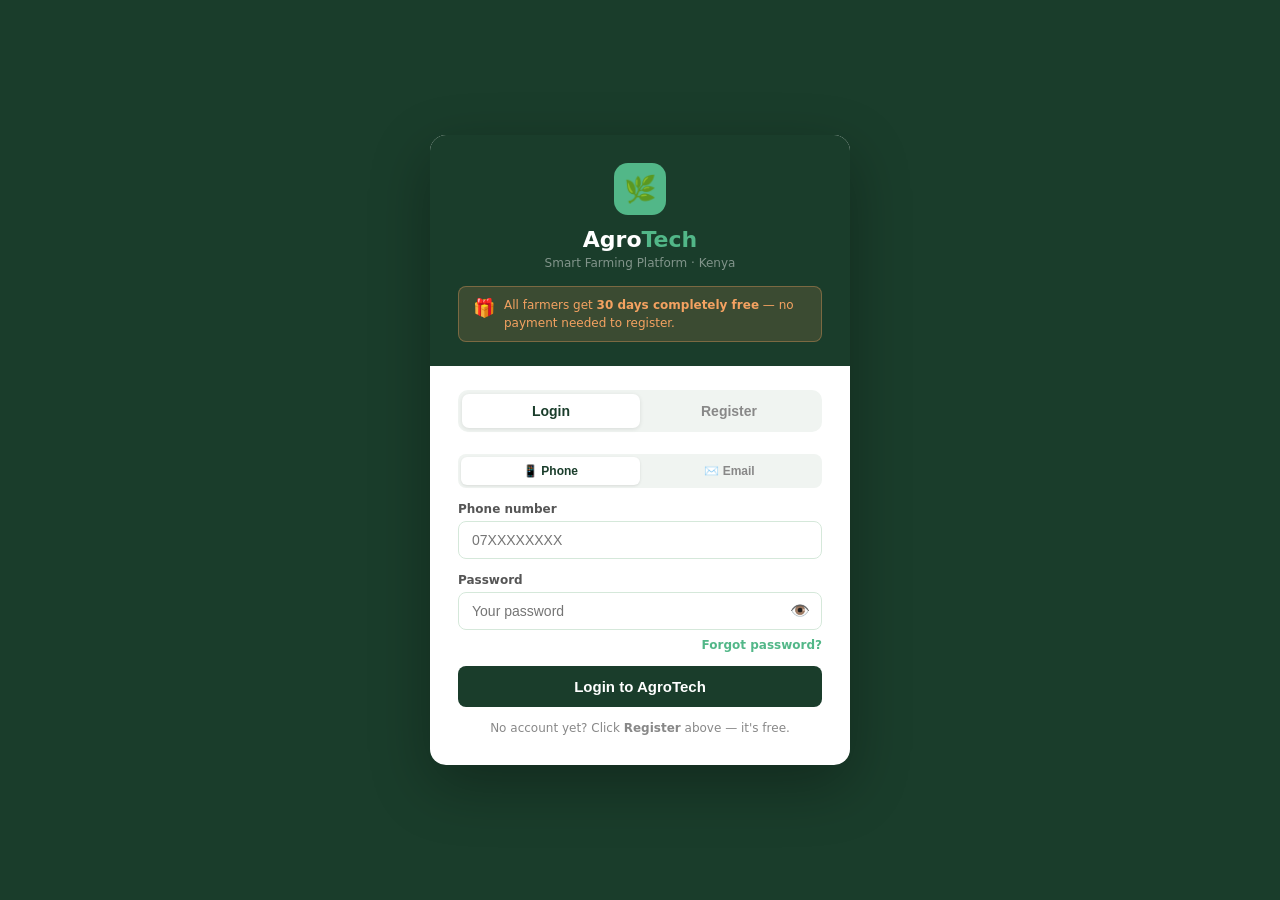
<file: frontend/pages/scan.html>
<!DOCTYPE html>
<html lang="en">
<head>
  <meta charset="UTF-8">
  <meta name="viewport" content="width=device-width, initial-scale=1.0">
  <title>AgroTech — Scan Crop</title>
  <style>
    *{box-sizing:border-box;margin:0;padding:0}
    body{font-family:'Segoe UI',system-ui,sans-serif;background:#f0f4f1;color:#1a1a1a}
    .shell{display:flex;min-height:100vh}
    .sidebar{width:220px;background:#1a3d2b;display:flex;flex-direction:column;position:fixed;top:0;left:0;bottom:0;z-index:100;overflow-y:auto}
    .sb-logo{padding:20px 16px 14px;border-bottom:1px solid rgba(255,255,255,0.1)}
    .sb-logo h1{font-size:20px;font-weight:800;color:#fff}
    .sb-logo h1 span{color:#52b788}
    .sb-logo p{font-size:11px;color:rgba(255,255,255,0.35);margin-top:2px}
    .sb-user{padding:12px 16px;border-bottom:1px solid rgba(255,255,255,0.1)}
    .sb-user .name{font-size:13px;font-weight:600;color:#fff}
    .sb-user .info{font-size:11px;color:rgba(255,255,255,0.45);margin-top:2px}
    .sb-user .badge{display:inline-block;background:#f4a261;color:#7a3c0a;font-size:10px;font-weight:700;padding:2px 8px;border-radius:20px;margin-top:5px}
    .sb-nav{flex:1;padding:8px 0}
    .sb-nav a{display:flex;align-items:center;gap:10px;padding:10px 16px;color:rgba(255,255,255,0.65);text-decoration:none;font-size:13px;font-weight:500;border-left:3px solid transparent;transition:all 0.15s}
    .sb-nav a:hover{background:rgba(255,255,255,0.07);color:#fff}
    .sb-nav a.active{background:rgba(82,183,136,0.15);color:#fff;border-left-color:#52b788}
    .sb-nav a .ic{font-size:17px;width:20px;text-align:center}
    .sb-bottom{padding:14px 16px;border-top:1px solid rgba(255,255,255,0.1)}
    .logout-btn{background:none;border:none;color:rgba(255,255,255,0.35);font-size:13px;cursor:pointer;display:flex;align-items:center;gap:8px}
    .logout-btn:hover{color:rgba(255,255,255,0.7)}
    .main{margin-left:220px;flex:1;display:flex;flex-direction:column}
    .topbar{background:#fff;border-bottom:1px solid #d5e8da;padding:14px 24px;display:flex;align-items:center;justify-content:space-between;position:sticky;top:0;z-index:50}
    .topbar h2{font-size:18px;font-weight:700;color:#1a3d2b}
    .topbar p{font-size:12px;color:#888;margin-top:2px}
    .body{padding:24px;max-width:700px}

    /* LIMIT BAR */
    .limit-bar{display:flex;align-items:center;gap:10px;padding:10px 14px;border-radius:8px;font-size:13px;margin-bottom:18px;background:#eaf3de;border:1px solid #a5d6a7;color:#2e7d32}
    .limit-bar.warn{background:#fff8e1;border-color:#ffe082;color:#e65100}
    .limit-bar.danger{background:#fcebeb;border-color:#f09595;color:#a32d2d}

    /* UPLOAD ZONE */
    .upload-zone{border:2.5px dashed #b2d8c0;border-radius:14px;padding:40px 24px;text-align:center;background:#fff;cursor:pointer;transition:all 0.2s}
    .upload-zone:hover,.upload-zone.drag-over{border-color:#52b788;background:#f0fff4}
    .upload-zone .big-icon{font-size:52px;margin-bottom:12px}
    .upload-zone h3{font-size:18px;font-weight:700;color:#1a3d2b;margin-bottom:6px}
    .upload-zone p{font-size:13px;color:#888}
    .or{display:flex;align-items:center;gap:10px;color:#bbb;font-size:12px;margin:16px 0}
    .or::before,.or::after{content:"";flex:1;height:1px;background:#e0e0e0}
    .btn-row{display:flex;gap:10px;justify-content:center;flex-wrap:wrap}
    .camera-btn{display:inline-flex;align-items:center;gap:8px;padding:11px 22px;background:#1a3d2b;color:#fff;border:none;border-radius:8px;font-size:14px;font-weight:600;cursor:pointer;transition:background 0.15s}
    .camera-btn:hover{background:#2d6a4f}
    .file-btn{display:inline-flex;align-items:center;gap:8px;padding:11px 22px;background:transparent;border:1.5px solid #1a3d2b;color:#1a3d2b;border-radius:8px;font-size:14px;font-weight:600;cursor:pointer;transition:all 0.15s}
    .file-btn:hover{background:#eaf3de}

    /* ══════════════════════════════════════════
       CAMERA MODAL — live webcam viewer
       Opens when "Take Photo with Camera" clicked
    ══════════════════════════════════════════ */
    .cam-modal{
      display:none;
      position:fixed;inset:0;
      background:rgba(0,0,0,0.85);
      z-index:999;
      flex-direction:column;
      align-items:center;justify-content:center;
      padding:20px;
    }
    .cam-modal.open{display:flex}
    .cam-box{
      background:#000;
      border-radius:14px;
      overflow:hidden;
      position:relative;
      max-width:640px;
      width:100%;
    }
    /* The live video from webcam */
    #cam-video{
      width:100%;
      display:block;
      border-radius:14px;
    }
    /* Green guide overlay — helps farmer frame the leaf */
    .cam-guide{
      position:absolute;inset:0;
      display:flex;align-items:center;justify-content:center;
      pointer-events:none;
    }
    .cam-guide-box{
      width:65%;
      aspect-ratio:1;
      border:2.5px solid rgba(82,183,136,0.8);
      border-radius:12px;
      box-shadow:0 0 0 9999px rgba(0,0,0,0.35);
    }
    .cam-guide-label{
      position:absolute;
      bottom:14px;left:50%;transform:translateX(-50%);
      background:rgba(0,0,0,0.6);color:#52b788;
      font-size:12px;font-weight:600;padding:5px 14px;
      border-radius:20px;white-space:nowrap;
    }
    /* Buttons below the camera */
    .cam-controls{
      display:flex;gap:12px;margin-top:16px;
      width:100%;max-width:640px;
    }
    .capture-btn{
      flex:2;padding:14px;background:#52b788;color:#fff;
      border:none;border-radius:10px;font-size:16px;
      font-weight:700;cursor:pointer;transition:background 0.15s;
    }
    .capture-btn:hover{background:#2d6a4f}
    .close-cam-btn{
      flex:1;padding:14px;background:rgba(255,255,255,0.1);
      color:#fff;border:1.5px solid rgba(255,255,255,0.3);
      border-radius:10px;font-size:14px;font-weight:600;cursor:pointer;
    }
    .close-cam-btn:hover{background:rgba(255,255,255,0.2)}
    /* Camera error message */
    .cam-error{
      color:#f4a261;font-size:13px;text-align:center;
      margin-top:12px;display:none;max-width:640px;
      line-height:1.6;
    }

    /* TIPS BOX */
    .tips-box{background:#e8f5e9;border:1px solid #a5d6a7;border-radius:10px;padding:14px 16px;margin-top:16px}
    .tips-box h4{font-size:13px;font-weight:700;color:#1a3d2b;margin-bottom:8px}
    .tips-box ul{padding-left:18px;font-size:12px;color:#2e7d32;line-height:1.9}

    /* PREVIEW */
    .preview-section{display:none;margin-top:0}
    .preview-img{width:100%;max-height:320px;object-fit:cover;border-radius:12px;margin-bottom:16px;border:2px solid #d5e8da}
    .analyse-btn{width:100%;padding:14px;background:#1a3d2b;color:#fff;border:none;border-radius:10px;font-size:16px;font-weight:700;cursor:pointer;transition:background 0.15s;display:flex;align-items:center;justify-content:center;gap:10px}
    .analyse-btn:hover{background:#2d6a4f}
    .analyse-btn:disabled{background:#aaa;cursor:not-allowed}
    .retake-btn{width:100%;padding:10px;background:transparent;border:1.5px solid #ccc;color:#666;border-radius:10px;font-size:14px;font-weight:600;cursor:pointer;margin-top:8px;transition:all 0.15s}
    .retake-btn:hover{border-color:#1a3d2b;color:#1a3d2b}

    /* ANALYSING */
    .analysing{display:none;background:#fff;border-radius:12px;border:1px solid #d5e8da;padding:40px 24px;text-align:center;margin-top:0}
    .analysing .ai-icon{font-size:52px;animation:pulse 1.2s ease-in-out infinite}
    @keyframes pulse{0%,100%{transform:scale(1)}50%{transform:scale(1.1)}}
    .analysing h3{font-size:18px;font-weight:700;color:#1a3d2b;margin-top:16px}
    .analysing p{font-size:13px;color:#888;margin-top:6px}
    .progress-bar{background:#eaf3de;border-radius:20px;height:8px;margin:20px 0 8px;overflow:hidden}
    .progress-fill{height:100%;background:linear-gradient(90deg,#52b788,#1a3d2b);border-radius:20px;width:0%;transition:width 0.3s}
    .progress-label{font-size:12px;color:#888}
    .analysis-steps{display:flex;flex-direction:column;gap:8px;margin-top:20px;text-align:left}
    .a-step{display:flex;align-items:center;gap:10px;font-size:13px;color:#aaa;padding:6px 0}
    .a-step.done{color:#1a3d2b;font-weight:500}
    .a-step.active{color:#52b788;font-weight:600}
    .a-step .step-ic{font-size:16px;width:20px;text-align:center}

    /* ERROR */
    .error-box{background:#fcebeb;border:1px solid #f09595;border-radius:10px;padding:16px 18px;display:none;margin-top:0}
    .error-box h4{font-size:14px;font-weight:700;color:#a32d2d;margin-bottom:4px}
    .error-box p{font-size:13px;color:#c62828;line-height:1.5}
    .error-box ul{padding-left:18px;font-size:13px;color:#c62828;margin-top:6px;line-height:1.8}

    /* RESULT CARD */
    .result-card{display:none;background:#fff;border-radius:14px;border:2px solid #d5e8da;padding:24px;margin-top:0}
    .result-card.healthy{border-color:#52b788}
    .result-card.diseased{border-color:#e24b4a}
    .result-header{display:flex;align-items:flex-start;gap:16px;padding-bottom:18px;border-bottom:1px solid #f0f4f1;margin-bottom:18px}
    .result-emoji{font-size:52px}
    .result-title{font-size:22px;font-weight:800;color:#1a3d2b;line-height:1.2}
    .result-plant{font-size:14px;color:#666;margin-top:4px}
    .result-badge{margin-left:auto;padding:5px 14px;border-radius:20px;font-size:13px;font-weight:700;white-space:nowrap;align-self:flex-start}
    .badge-healthy{background:#eaf3de;color:#1a3d2b}
    .badge-diseased{background:#fcebeb;color:#a32d2d}
    .confidence-section{margin-bottom:18px}
    .conf-row{display:flex;justify-content:space-between;align-items:center;margin-bottom:6px}
    .conf-label{font-size:13px;color:#666}
    .conf-pct{font-size:20px;font-weight:800;color:#1a3d2b}
    .conf-bar{background:#f0f4f1;border-radius:20px;height:12px;overflow:hidden;margin-bottom:4px}
    .conf-fill{height:100%;border-radius:20px;transition:width 0.8s ease}
    .conf-fill.high{background:linear-gradient(90deg,#52b788,#1a3d2b)}
    .conf-fill.medium{background:linear-gradient(90deg,#f4a261,#e65100)}
    .conf-fill.low{background:linear-gradient(90deg,#e24b4a,#b71c1c)}
    .conf-note{font-size:11px;color:#888}
    .severity-box{background:#fff8e1;border:1px solid #ffe082;border-radius:10px;padding:14px 16px;margin-bottom:18px}
    .severity-box.critical{background:#fcebeb;border-color:#f09595}
    .severity-box.none{background:#eaf3de;border-color:#a5d6a7}
    .sev-row{display:flex;justify-content:space-between;align-items:center;margin-bottom:8px}
    .sev-title{font-size:13px;font-weight:700;color:#1a3d2b}
    .sev-level{font-size:13px;font-weight:700}
    .sev-bar{display:flex;gap:3px}
    .sev-dot{flex:1;height:8px;border-radius:4px;background:#e0e0e0}
    .sev-dot.filled.low{background:#52b788}
    .sev-dot.filled.medium{background:#f4a261}
    .sev-dot.filled.high{background:#e24b4a}
    .sev-text{font-size:12px;color:#666;margin-top:6px;line-height:1.5}
    .detail-section{margin-bottom:18px}
    .detail-section h4{font-size:12px;font-weight:700;text-transform:uppercase;letter-spacing:0.5px;color:#888;margin-bottom:8px;display:flex;align-items:center;gap:6px}
    .detail-section p{font-size:14px;color:#333;line-height:1.7}
    .chem-box{background:#fff8e1;border:1px solid #ffe082;border-radius:8px;padding:12px 14px;font-size:13px;line-height:1.9;color:#5d4037}
    .organic-box{background:#e8f5e9;border:1px solid #a5d6a7;border-radius:8px;padding:12px 14px;font-size:13px;line-height:1.9;color:#2e7d32}
    .result-actions{display:flex;gap:10px;margin-top:20px;padding-top:18px;border-top:1px solid #f0f4f1;flex-wrap:wrap}
    .pdf-btn{flex:1;padding:12px;background:#1a3d2b;color:#fff;border:none;border-radius:8px;font-size:14px;font-weight:700;cursor:pointer;transition:background 0.15s;display:flex;align-items:center;justify-content:center;gap:8px;text-decoration:none}
    .pdf-btn:hover{background:#2d6a4f}
    .pdf-btn.generating{background:#aaa;pointer-events:none}
    .scan-again-btn{flex:1;padding:12px;background:transparent;border:1.5px solid #1a3d2b;color:#1a3d2b;border-radius:8px;font-size:14px;font-weight:700;cursor:pointer;transition:all 0.15s}
    .scan-again-btn:hover{background:#eaf3de}

    /* Hidden canvas — used to capture photo from webcam */
    #cam-canvas{display:none}
  
    /* ===== Mobile sidebar (responsive) ===== */
    .hamburger{display:none;flex-direction:column;justify-content:center;gap:5px;width:42px;height:42px;background:none;border:none;cursor:pointer;padding:9px;margin-right:6px}
    .hamburger span{display:block;height:3px;width:100%;background:#1a3d2b;border-radius:3px;transition:all .2s}
    .sidebar-overlay{display:none;position:fixed;inset:0;background:rgba(0,0,0,.45);z-index:99}
    .sidebar-overlay.show{display:block}
    @media (max-width:768px){
      .sidebar{transform:translateX(-100%);transition:transform .25s ease;box-shadow:2px 0 18px rgba(0,0,0,.25)}
      .sidebar.open{transform:translateX(0)}
      .main{margin-left:0}
      .hamburger{display:flex}
    }
</style>
  <link rel="stylesheet" href="../css/mobile.css">
</head>
<body>
<div class="sidebar-overlay" id="sidebar-overlay" onclick="closeSidebar()"></div>
<div class="shell">

  <!-- SIDEBAR -->
  <aside class="sidebar" id="sidebar">
    <div class="sb-logo"><h1>🌿 Agro<span>Tech</span></h1><p>Smart Farming · Kenya</p></div>
    <div class="sb-user">
      <div class="name" id="sb-name">Loading...</div>
      <div class="info"  id="sb-info"></div>
      <span class="badge" id="sb-badge" style="display:none"></span>
    </div>
    <nav class="sb-nav">
      <a href="dashboard.html"><span class="ic">🏠</span> Dashboard</a>
      <a href="scan.html" class="active"><span class="ic">📷</span> Scan Crop</a>
      <a href="history.html"><span class="ic">📋</span> Scan History</a>
      <a href="schedule.html"><span class="ic">📅</span> Farm Schedule</a>
      <a href="inventory.html"><span class="ic">📦</span> Inventory</a>
      <a href="profit.html"><span class="ic">💰</span> Profit & Harvest</a>
      <a href="subscription.html"><span class="ic">⭐</span> Subscription</a>
      <a href="profile.html"><span class="ic">👤</span> Profile</a>
    </nav>
    <div class="sb-bottom">
      <button class="logout-btn" onclick="doLogout()">🚪 Log out</button>
    </div>
  </aside>

  <!-- MAIN -->
  <div class="main">
    <div class="topbar">
      <button class="hamburger" id="hamburger" onclick="toggleSidebar()" aria-label="Menu"><span></span><span></span><span></span></button>
      <div>
        <h2>📷 Scan Crop</h2>
        <p>Use your camera live OR upload a photo — AI identifies the disease instantly</p>
      </div>
    </div>

    <div class="body">

      <!-- Scan limit bar -->
      <div class="limit-bar" id="limit-bar">⏳ Checking scan limit...</div>

      <!-- ═══════════════════════════
           STEP 1 — UPLOAD / CAMERA
      ═══════════════════════════ -->
      <div id="step-upload">
        <div class="upload-zone" id="upload-zone"
             onclick="document.getElementById('file-input').click()"
             ondragover="handleDragOver(event)"
             ondragleave="handleDragLeave(event)"
             ondrop="handleDrop(event)">

          <div class="big-icon">🌿</div>
          <h3>Scan a Crop Leaf</h3>
          <p>Drag and drop a photo here, or choose an option below</p>
          <div class="or">or</div>

          <div class="btn-row" onclick="event.stopPropagation()">
            <!--
              This button opens the LIVE CAMERA modal.
              We use getUserMedia() to stream the webcam —
              this actually opens the camera, not the file browser.
            -->
            <button class="camera-btn" onclick="openCamera()">
              📸 Open Live Camera
            </button>
            <!--
              This button opens the FILE BROWSER
              for choosing a saved photo from the computer/phone.
            -->
            <button class="file-btn" onclick="document.getElementById('file-input').click()">
              🖼️ Upload from Gallery
            </button>
          </div>

          <!-- Hidden file input for gallery upload -->
          <input type="file" id="file-input" accept="image/*"
                 style="display:none" onchange="handleFileSelected(this.files[0])">
        </div>

        <div class="tips-box">
          <h4>📸 Tips for best AI results</h4>
          <ul>
            <li>Hold phone or camera <strong>20–30 cm</strong> from the leaf</li>
            <li>Take photo in <strong>good natural daylight</strong> — not in shadow</li>
            <li>Make the <strong>leaf fill most of the frame</strong></li>
            <li>Keep camera <strong>steady</strong> — blurry photos get rejected</li>
            <li>If plant is sick, photograph the <strong>most affected leaf</strong></li>
            <li>Position leaf inside the <strong>green guide box</strong> on the camera screen</li>
          </ul>
        </div>
      </div>

      <!-- ═══════════════════════════
           STEP 2 — PREVIEW
      ═══════════════════════════ -->
      <div id="step-preview" class="preview-section">
        <img id="preview-img" class="preview-img" alt="Your crop photo">
        <button class="analyse-btn" id="analyse-btn" onclick="doAnalyse()">
          🔬 Analyse This Leaf
        </button>
        <button class="retake-btn" onclick="resetScan()">
          ↩ Choose a Different Photo
        </button>
      </div>

      <!-- ═══════════════════════════
           STEP 3 — ANALYSING
      ═══════════════════════════ -->
      <div id="step-analysing" class="analysing">
        <div class="ai-icon">🤖</div>
        <h3>AI is analysing your leaf...</h3>
        <p>Please wait — this takes about 5–10 seconds</p>
        <div class="progress-bar">
          <div class="progress-fill" id="progress-fill"></div>
        </div>
        <div class="progress-label" id="progress-label">Starting analysis...</div>
        <div class="analysis-steps">
          <div class="a-step" id="astep-1"><span class="step-ic">🖼️</span> Reading your photo</div>
          <div class="a-step" id="astep-2"><span class="step-ic">🔍</span> Checking if it is a real leaf</div>
          <div class="a-step" id="astep-3"><span class="step-ic">🧠</span> Running AI disease detection</div>
          <div class="a-step" id="astep-4"><span class="step-ic">📊</span> Calculating infection percentage</div>
          <div class="a-step" id="astep-5"><span class="step-ic">💊</span> Looking up treatment recommendations</div>
          <div class="a-step" id="astep-6"><span class="step-ic">📄</span> Preparing your report</div>
        </div>
      </div>

      <!-- ERROR -->
      <div class="error-box" id="error-box">
        <h4 id="error-title">Photo rejected</h4>
        <p id="error-msg"></p>
        <ul id="error-tips" style="display:none">
          <li>Make sure the leaf is clearly visible and in focus</li>
          <li>Take the photo in good natural light</li>
          <li>Hold the camera closer to the leaf (20–30cm)</li>
          <li>Make sure the photo contains a plant leaf, not a hand or background</li>
        </ul>
        <button onclick="resetScan()"
          style="margin-top:14px;padding:9px 20px;background:#a32d2d;color:#fff;border:none;border-radius:8px;font-size:13px;font-weight:700;cursor:pointer">
          ↩ Try Again
        </button>
      </div>

      <!-- ═══════════════════════════
           STEP 4 — RESULT CARD
      ═══════════════════════════ -->
      <div class="result-card" id="result-card">
        <div class="result-header">
          <div class="result-emoji" id="res-emoji">🌿</div>
          <div style="flex:1">
            <div class="result-title" id="res-disease">—</div>
            <div class="result-plant" id="res-plant">—</div>
          </div>
          <span class="result-badge" id="res-badge">—</span>
        </div>
        <div class="confidence-section">
          <div class="conf-row">
            <span class="conf-label">🤖 AI Confidence Score</span>
            <span class="conf-pct" id="res-confidence">--%</span>
          </div>
          <div class="conf-bar">
            <div class="conf-fill" id="res-conf-bar" style="width:0%"></div>
          </div>
          <div class="conf-note" id="res-conf-note"></div>
        </div>
        <div class="severity-box" id="res-severity-box">
          <div class="sev-row">
            <span class="sev-title">🧪 Infection Severity</span>
            <span class="sev-level" id="res-sev-level">—</span>
          </div>
          <div class="sev-bar" id="res-sev-bar">
            <div class="sev-dot" id="sd1"></div>
            <div class="sev-dot" id="sd2"></div>
            <div class="sev-dot" id="sd3"></div>
            <div class="sev-dot" id="sd4"></div>
            <div class="sev-dot" id="sd5"></div>
          </div>
          <div class="sev-text" id="res-sev-text">—</div>
        </div>
        <div class="detail-section" id="res-signs-section">
          <h4>🔍 Signs to Look For</h4>
          <p id="res-signs">—</p>
        </div>
        <div class="detail-section">
          <h4>💊 How to Treat</h4>
          <p id="res-treatment">—</p>
        </div>
        <div class="detail-section" id="res-chem-section">
          <h4>🧪 Chemicals & Kenyan Prices</h4>
          <div class="chem-box" id="res-chemical">—</div>
        </div>
        <div class="detail-section" id="res-organic-section">
          <h4>🌱 Organic / Home Remedies</h4>
          <div class="organic-box" id="res-organic">—</div>
        </div>
        <div class="detail-section">
          <h4>🛡️ Prevention for Next Season</h4>
          <p id="res-prevention">—</p>
        </div>
        <div class="result-actions">
          <button class="pdf-btn" id="pdf-btn" onclick="downloadPDF()">
            📄 Download PDF Report
          </button>
          <button class="scan-again-btn" onclick="resetScan()">
            📷 Scan Another Leaf
          </button>
        </div>
      </div>

    </div>
  </div>
</div>


<!-- ═══════════════════════════════════════════════
     LIVE CAMERA MODAL
     This is the full-screen camera viewer.
     Opens when farmer clicks "Open Live Camera".
     Shows a green guide box to frame the leaf.
     "Capture" button takes the photo.
═══════════════════════════════════════════════ -->
<div class="cam-modal" id="cam-modal">
  <div class="cam-box">
    <!-- Live video stream from webcam -->
    <video id="cam-video" autoplay playsinline></video>

    <!-- Green guide overlay — farmer places leaf inside green box -->
    <div class="cam-guide">
      <div class="cam-guide-box"></div>
    </div>
    <div class="cam-guide-label">Place the leaf inside the green box</div>
  </div>

  <!-- Capture + Close buttons -->
  <div class="cam-controls">
    <button class="capture-btn" onclick="capturePhoto()">
      📸 Capture Photo
    </button>
    <button class="close-cam-btn" onclick="closeCamera()">
      ✕ Cancel
    </button>
  </div>

  <!-- Error shown if camera permission denied -->
  <div class="cam-error" id="cam-error">
    ⚠️ Could not access camera.<br>
    Please click <strong>Allow</strong> when the browser asks for camera permission.<br>
    Or use "Upload from Gallery" instead.
  </div>
</div>

<!-- Hidden canvas — used to grab a frame from the video as an image -->
<canvas id="cam-canvas"></canvas>


<script>
  const API   = "https://agrotech-75cy.onrender.com";
  const token = localStorage.getItem("agro_token");
  if (!token) window.location.href = "../index.html";
  const user  = JSON.parse(localStorage.getItem("agro_user") || "{}");

  document.getElementById("sb-name").textContent = user.name || "Farmer";
  document.getElementById("sb-info").textContent =
    (user.farmScale==="large"?"Large Scale":"Small Scale") + " · " + (user.county||"Kenya");
  if (user.freePeriod) {
    const b = document.getElementById("sb-badge");
    b.textContent = "🎁 FREE — " + user.freeDaysLeft + " days left";
    b.style.display = "inline-block";
  }

  function doLogout() {
    localStorage.removeItem("agro_token");
    localStorage.removeItem("agro_user");
    window.location.href = "../index.html";
  }

  let selectedFile = null;
  let pdfFilename  = null;
  let progressTimer = null;
  let cameraStream = null;   // holds the webcam stream so we can stop it later


  // ═══════════════════════════════════════════
  //  CAMERA FUNCTIONS
  // ═══════════════════════════════════════════

  async function openCamera() {
    /*
      getUserMedia() = asks browser for permission to use webcam.
      If allowed, it streams live video into the <video> element.
      If denied, we show an error message.

      video: { facingMode: "environment" } = prefer back camera on phones.
      On laptops, this just uses the built-in webcam.
    */
    const modal    = document.getElementById("cam-modal");
    const video    = document.getElementById("cam-video");
    const errorEl  = document.getElementById("cam-error");

    errorEl.style.display = "none";
    modal.classList.add("open");

    try {
      cameraStream = await navigator.mediaDevices.getUserMedia({
        video: {
          facingMode: { ideal: "environment" },  // back camera on phone, webcam on laptop
          width:  { ideal: 1280 },
          height: { ideal: 720 }
        }
      });
      video.srcObject = cameraStream;

    } catch (err) {
      // Camera permission denied or not available
      errorEl.style.display = "block";
      console.error("Camera error:", err);
    }
  }

  function capturePhoto() {
    /*
      Takes a snapshot from the live video stream.
      Draws the current video frame onto a hidden <canvas>,
      then converts the canvas to a Blob (image file),
      then passes it to the normal scan flow.
    */
    const video  = document.getElementById("cam-video");
    const canvas = document.getElementById("cam-canvas");

    // Set canvas size to match the video
    canvas.width  = video.videoWidth;
    canvas.height = video.videoHeight;

    // Draw the current video frame onto the canvas
    const ctx = canvas.getContext("2d");
    ctx.drawImage(video, 0, 0, canvas.width, canvas.height);

    // Convert canvas to a Blob (acts like a photo file)
    canvas.toBlob(blob => {
      if (!blob) {
        alert("Could not capture photo. Please try again.");
        return;
      }
      // Create a File object from the Blob (same as if user uploaded a file)
      const file = new File([blob], "camera_capture.jpg", { type: "image/jpeg" });

      // Close the camera modal
      closeCamera();

      // Pass to the normal file handler
      handleFileSelected(file);

    }, "image/jpeg", 0.92);  // 0.92 = 92% quality
  }

  function closeCamera() {
    // Stop the webcam stream (turns off the camera light on laptop)
    if (cameraStream) {
      cameraStream.getTracks().forEach(track => track.stop());
      cameraStream = null;
    }
    document.getElementById("cam-modal").classList.remove("open");
    document.getElementById("cam-video").srcObject = null;
  }


  // ═══════════════════════════════════════════
  //  SCAN LIMIT CHECK
  // ═══════════════════════════════════════════
  async function checkScanLimit() {
    const bar = document.getElementById("limit-bar");
    try {
      if (user.freePeriod) {
        bar.textContent = "🎁 FREE period — unlimited scans · " + user.freeDaysLeft + " days left";
        return;
      }
      if (user.farmScale === "large") {
        bar.textContent = "✅ Large Scale farmer — unlimited scans";
        return;
      }
      const scans    = await fetch(API+"/scans",{headers:{"Authorization":"Bearer "+token}}).then(r=>r.json());
      const today    = new Date().toDateString();
      const used     = scans.filter(s => new Date(s.date).toDateString()===today).length;
      const left     = 100 - used;
      bar.className  = left <= 10 ? "limit-bar danger" : "limit-bar";
      bar.textContent = "📷 " + used + "/100 scans used today · " + left + " remaining";
    } catch(e) { bar.textContent = "📷 Ready to scan"; }
  }
  checkScanLimit();


  // ═══════════════════════════════════════════
  //  DRAG AND DROP
  // ═══════════════════════════════════════════
  function handleDragOver(e) { e.preventDefault(); document.getElementById("upload-zone").classList.add("drag-over"); }
  function handleDragLeave()  { document.getElementById("upload-zone").classList.remove("drag-over"); }
  function handleDrop(e) {
    e.preventDefault();
    document.getElementById("upload-zone").classList.remove("drag-over");
    const file = e.dataTransfer.files[0];
    if (file) handleFileSelected(file);
  }


  // ═══════════════════════════════════════════
  //  FILE SELECTED — show preview
  // ═══════════════════════════════════════════
  function handleFileSelected(file) {
    if (!file) return;
    if (!file.type.startsWith("image/")) {
      showError("Wrong file type", "Please select a photo (JPG or PNG).", false); return;
    }
    if (file.size > 15*1024*1024) {
      showError("Photo too large", "Please use a photo under 15MB.", false); return;
    }
    selectedFile = file;
    const reader = new FileReader();
    reader.onload = e => {
      document.getElementById("preview-img").src = e.target.result;
      showStep("preview");
    };
    reader.readAsDataURL(file);
  }


  // ═══════════════════════════════════════════
  //  SHOW/HIDE STEPS
  // ═══════════════════════════════════════════
  function showStep(step) {
    document.getElementById("step-upload").style.display    = step==="upload"    ? "block":"none";
    document.getElementById("step-preview").style.display   = step==="preview"   ? "block":"none";
    document.getElementById("step-analysing").style.display = step==="analysing" ? "block":"none";
    document.getElementById("result-card").style.display    = step==="result"    ? "block":"none";
    document.getElementById("error-box").style.display      = step==="error"     ? "block":"none";
  }


  // ═══════════════════════════════════════════
  //  PROGRESS ANIMATION
  // ═══════════════════════════════════════════
  function startProgressAnimation() {
    const steps = [
      {id:"astep-1",pct:10, label:"Reading your photo..."},
      {id:"astep-2",pct:25, label:"Checking if it is a real leaf..."},
      {id:"astep-3",pct:55, label:"Running AI disease detection..."},
      {id:"astep-4",pct:75, label:"Calculating infection percentage..."},
      {id:"astep-5",pct:88, label:"Looking up treatment recommendations..."},
      {id:"astep-6",pct:96, label:"Preparing your PDF report..."},
    ];
    let i = 0;
    progressTimer = setInterval(() => {
      if (i > 0) {
        document.getElementById(steps[i-1].id).classList.remove("active");
        document.getElementById(steps[i-1].id).classList.add("done");
        document.getElementById(steps[i-1].id).querySelector(".step-ic").textContent = "✅";
      }
      if (i < steps.length) {
        document.getElementById(steps[i].id).classList.add("active");
        document.getElementById("progress-fill").style.width = steps[i].pct+"%";
        document.getElementById("progress-label").textContent = steps[i].label;
        i++;
      }
    }, 1200);
  }

  function stopProgressAnimation() {
    if (progressTimer) clearInterval(progressTimer);
    document.getElementById("progress-fill").style.width = "100%";
    document.getElementById("progress-label").textContent = "Analysis complete!";
  }


  // ═══════════════════════════════════════════
  //  DO ANALYSE — sends photo to backend
  // ═══════════════════════════════════════════
  async function doAnalyse() {
    if (!selectedFile) return;
    showStep("analysing");
    for (let i=1;i<=6;i++) {
      const el = document.getElementById("astep-"+i);
      el.classList.remove("active","done");
      el.querySelector(".step-ic").textContent = ["🖼️","🔍","🧠","📊","💊","📄"][i-1];
    }
    startProgressAnimation();
    try {
      const formData = new FormData();
      formData.append("file", selectedFile);
      const res  = await fetch(API+"/predict", {
        method: "POST",
        headers: { "Authorization": "Bearer "+token },
        body: formData
      });
      const data = await res.json();
      stopProgressAnimation();
      if (!res.ok) {
        const msg = data.detail || "Could not analyse this photo.";

        // Unknown crop — special friendly message
        if (msg.toLowerCase().includes("unknown crop")) {
          showError("Unknown Crop Detected 🌿", msg, false);
          // Change error box color to amber (warning, not red)
          document.getElementById("error-box").style.background = "#fff8e1";
          document.getElementById("error-box").style.borderColor = "#ffe082";
          document.getElementById("error-title").style.color = "#e65100";
          document.getElementById("error-msg").style.color = "#5d4037";
        }
        // Low confidence — suggest better photo
        else if (msg.toLowerCase().includes("low confidence") || msg.toLowerCase().includes("not certain")) {
          showError("Uncertain Result ⚠️", msg, true);
          document.getElementById("error-box").style.background = "#fff8e1";
          document.getElementById("error-box").style.borderColor = "#ffe082";
          document.getElementById("error-title").style.color = "#e65100";
          document.getElementById("error-msg").style.color = "#5d4037";
        }
        // Normal error
        else {
          showError("Photo rejected by AI", msg, true);
        }
        return;
      }
      showResult(data);
    } catch(e) {
      stopProgressAnimation();
      showError("Connection failed","Make sure the backend server is running in Terminal 1.",false);
    }
  }


  // ═══════════════════════════════════════════
  //  SHOW RESULT
  // ═══════════════════════════════════════════
  function showResult(data) {
    const isHealthy = data.status === "healthy";
    pdfFilename = data.pdf_report;

    const card = document.getElementById("result-card");
    card.className = "result-card " + (isHealthy ? "healthy" : "diseased");

    document.getElementById("res-emoji").textContent   = isHealthy ? "✅" : "⚠️";
    document.getElementById("res-disease").textContent = data.disease.replace(/_/g," ");
    document.getElementById("res-plant").textContent   = "Plant: " + data.plant.replace(/_/g," ");

    const badge = document.getElementById("res-badge");
    badge.textContent = isHealthy ? "✅ HEALTHY" : "🔴 DISEASED";
    badge.className   = "result-badge " + (isHealthy ? "badge-healthy" : "badge-diseased");

    const conf = data.confidence;
    document.getElementById("res-confidence").textContent = conf+"%";
    const bar = document.getElementById("res-conf-bar");
    bar.style.width = conf+"%";
    bar.className   = "conf-fill " + (conf>=85?"high":conf>=70?"medium":"low");
    document.getElementById("res-conf-note").textContent =
      conf>=90 ? "✅ Very high confidence — result is very reliable" :
      conf>=80 ? "✅ High confidence — result is reliable" :
      conf>=70 ? "⚠️ Moderate confidence — consider a second scan with clearer photo" :
                 "⚠️ Low confidence — retake with a clearer, well-lit photo";

    const sevBox = document.getElementById("res-severity-box");
    if (isHealthy) {
      sevBox.style.display = "none";
    } else {
      sevBox.style.display = "block";
      const sev = (data.severity||"").toLowerCase();
      let level=2, levelText="Moderate", levelColor="medium";
      if (sev.includes("critical")||sev.includes("destroys")) { level=5; levelText="CRITICAL"; levelColor="high"; sevBox.className="severity-box critical"; }
      else if (sev.includes("high"))    { level=4; levelText="High";     levelColor="high";   sevBox.className="severity-box critical"; }
      else if (sev.includes("moderate")){ level=3; levelText="Moderate"; levelColor="medium"; sevBox.className="severity-box"; }
      else if (sev.includes("low"))     { level=2; levelText="Low";      levelColor="low";    sevBox.className="severity-box"; }
      document.getElementById("res-sev-level").textContent = levelText;
      document.getElementById("res-sev-text").textContent  = data.severity;
      for (let i=1;i<=5;i++) {
        document.getElementById("sd"+i).className = "sev-dot"+(i<=level?" filled "+levelColor:"");
      }
    }

    document.getElementById("res-signs-section").style.display = isHealthy?"none":"block";
    if (!isHealthy) document.getElementById("res-signs").textContent = data.signs||"";
    document.getElementById("res-treatment").textContent = data.treatment;

    document.getElementById("res-chem-section").style.display = isHealthy?"none":"block";
    if (!isHealthy) document.getElementById("res-chemical").innerHTML = data.chemical.replace(/\n/g,"<br>");

    const orgSection = document.getElementById("res-organic-section");
    orgSection.style.display = (!isHealthy && data.organic) ? "block" : "none";
    if (!isHealthy && data.organic) document.getElementById("res-organic").textContent = data.organic;

    document.getElementById("res-prevention").textContent = data.prevention;

    showStep("result");
    document.getElementById("result-card").scrollIntoView({behavior:"smooth",block:"start"});
    checkScanLimit();
  }


  // ═══════════════════════════════════════════
  //  DOWNLOAD PDF
  // ═══════════════════════════════════════════
  function downloadPDF() {
    if (!pdfFilename) { alert("Please scan a leaf first."); return; }
    const btn = document.getElementById("pdf-btn");
    btn.classList.add("generating");
    btn.textContent = "⏳ Downloading...";
    window.open(API+"/download/"+pdfFilename, "_blank");
    setTimeout(() => { btn.classList.remove("generating"); btn.innerHTML="📄 Download PDF Report"; }, 2000);
  }


  // ═══════════════════════════════════════════
  //  SHOW ERROR
  // ═══════════════════════════════════════════
  function showError(title, message, showTips) {
    document.getElementById("error-title").textContent = "❌ "+title;
    document.getElementById("error-msg").textContent   = message;
    document.getElementById("error-tips").style.display = showTips?"block":"none";
    showStep("error");
  }


  // ═══════════════════════════════════════════
  //  RESET
  // ═══════════════════════════════════════════
  function resetScan() {
    selectedFile = null;
    pdfFilename  = null;
    document.getElementById("file-input").value = "";
    document.getElementById("preview-img").src  = "";
    showStep("upload");
    window.scrollTo({top:0,behavior:"smooth"});
  }

  // Close camera if user presses Escape key
  document.addEventListener("keydown", e => {
    if (e.key === "Escape") closeCamera();
  });
</script>
<script src="../js/app.js"></script>
<script src="../js/notifications.js"></script>

<script>
  /* ===== Mobile sidebar toggle ===== */
  function toggleSidebar(){
    document.getElementById("sidebar").classList.toggle("open");
    document.getElementById("sidebar-overlay").classList.toggle("show");
  }
  function closeSidebar(){
    document.getElementById("sidebar").classList.remove("open");
    document.getElementById("sidebar-overlay").classList.remove("show");
  }
  document.querySelectorAll(".sb-nav a").forEach(function(a){
    a.addEventListener("click", function(){ if(window.innerWidth <= 768) closeSidebar(); });
  });
</script>
</body>
</html>
</file>
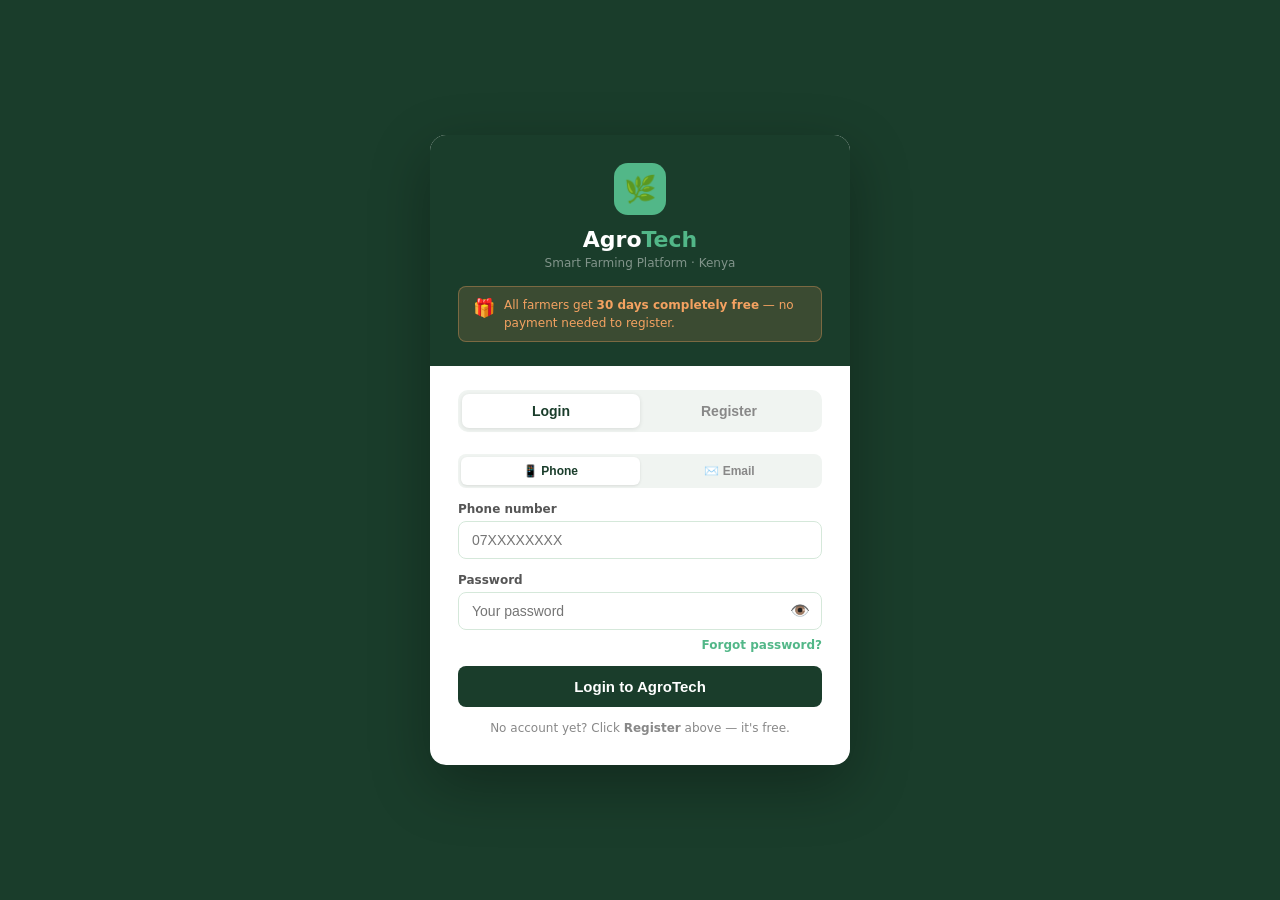
<file: frontend/pages/schedule.html>
<!DOCTYPE html>
<html lang="en">
<head>
  <meta charset="UTF-8">
  <meta name="viewport" content="width=device-width, initial-scale=1.0">
  <title>AgroTech — Farm Schedule</title>
  <style>
    *{box-sizing:border-box;margin:0;padding:0}
    body{font-family:'Segoe UI',system-ui,sans-serif;background:#f0f4f1;color:#1a1a1a}
    .shell{display:flex;min-height:100vh}

    /* ── SIDEBAR ── */
    .sidebar{width:220px;background:#1a3d2b;display:flex;flex-direction:column;position:fixed;top:0;left:0;bottom:0;z-index:100;overflow-y:auto}
    .sb-logo{padding:20px 16px 14px;border-bottom:1px solid rgba(255,255,255,0.1)}
    .sb-logo h1{font-size:20px;font-weight:800;color:#fff}
    .sb-logo h1 span{color:#52b788}
    .sb-logo p{font-size:11px;color:rgba(255,255,255,0.35);margin-top:2px}
    .sb-user{padding:12px 16px;border-bottom:1px solid rgba(255,255,255,0.1)}
    .sb-user .name{font-size:13px;font-weight:600;color:#fff}
    .sb-user .info{font-size:11px;color:rgba(255,255,255,0.45);margin-top:2px}
    .sb-user .badge{display:inline-block;background:#f4a261;color:#7a3c0a;font-size:10px;font-weight:700;padding:2px 8px;border-radius:20px;margin-top:5px}
    .sb-nav{flex:1;padding:8px 0}
    .sb-nav a{display:flex;align-items:center;gap:10px;padding:10px 16px;color:rgba(255,255,255,0.65);text-decoration:none;font-size:13px;font-weight:500;border-left:3px solid transparent;transition:all 0.15s}
    .sb-nav a:hover{background:rgba(255,255,255,0.07);color:#fff}
    .sb-nav a.active{background:rgba(82,183,136,0.15);color:#fff;border-left-color:#52b788}
    .sb-nav a .ic{font-size:17px;width:20px;text-align:center}
    .sb-bottom{padding:14px 16px;border-top:1px solid rgba(255,255,255,0.1)}
    .logout-btn{background:none;border:none;color:rgba(255,255,255,0.35);font-size:13px;cursor:pointer;display:flex;align-items:center;gap:8px}
    .logout-btn:hover{color:rgba(255,255,255,0.7)}

    /* ── MAIN ── */
    .main{margin-left:220px;flex:1;display:flex;flex-direction:column}
    .topbar{background:#fff;border-bottom:1px solid #d5e8da;padding:14px 24px;display:flex;align-items:center;justify-content:space-between;position:sticky;top:0;z-index:50}
    .topbar h2{font-size:18px;font-weight:700;color:#1a3d2b}
    .topbar p{font-size:12px;color:#888;margin-top:2px}
    .body{padding:24px}

    /* ── BIG MODE CHOOSER ──
       This is the first thing the farmer sees.
       Two huge buttons — Auto or Manual.
       Big, clear, easy for older farmers.
    ── */
    .mode-chooser{
      display:grid;
      grid-template-columns:1fr 1fr;
      gap:16px;
      margin-bottom:28px;
    }
    .mode-card{
      background:#fff;border-radius:14px;
      border:2.5px solid #d5e8da;
      padding:24px 20px;
      text-align:center;
      cursor:pointer;
      transition:all 0.2s;
    }
    .mode-card:hover{border-color:#52b788;box-shadow:0 4px 16px rgba(26,61,43,0.1)}
    .mode-card.selected{border-color:#1a3d2b;background:#f0fff4}
    .mode-card .mc-icon{font-size:48px;margin-bottom:12px}
    .mode-card h3{font-size:18px;font-weight:800;color:#1a3d2b;margin-bottom:8px}
    .mode-card p{font-size:13px;color:#666;line-height:1.6}
    .mode-card .mc-tag{
      display:inline-block;margin-top:12px;
      padding:4px 14px;border-radius:20px;
      font-size:12px;font-weight:700;
    }
    .mc-tag.auto{background:#eaf3de;color:#1a3d2b}
    .mc-tag.manual{background:#e3f2fd;color:#0d47a1}

    /* ── SECTION HEADER ── */
    .section-hd{
      display:flex;align-items:center;justify-content:space-between;
      margin-bottom:18px;
    }
    .section-hd h3{font-size:16px;font-weight:800;color:#1a3d2b}
    .section-hd p{font-size:12px;color:#888;margin-top:2px}

    /* ── OVERDUE ALERT BANNER ── */
    .overdue-banner{
      background:#fcebeb;border:1.5px solid #f09595;
      border-radius:10px;padding:14px 18px;
      margin-bottom:20px;
      display:flex;align-items:center;gap:12px;
      font-size:14px;color:#a32d2d;font-weight:600;
    }
    .overdue-banner .ob-icon{font-size:24px}

    /* ══════════════════════════════════
       AUTO SCHEDULE SECTION
    ══════════════════════════════════ */
    .auto-section{display:none}

    /* Step indicator — shows farmer where they are */
    .steps-bar{
      display:flex;align-items:center;
      gap:0;margin-bottom:24px;
      background:#fff;border-radius:10px;
      border:1px solid #d5e8da;
      overflow:hidden;
    }
    .step-pill{
      flex:1;padding:12px 8px;text-align:center;
      font-size:13px;font-weight:600;color:#aaa;
      border-right:1px solid #d5e8da;
      transition:all 0.2s;
    }
    .step-pill:last-child{border-right:none}
    .step-pill .sp-num{
      width:24px;height:24px;border-radius:50%;
      background:#e0e0e0;color:#888;
      font-size:12px;font-weight:700;
      display:flex;align-items:center;justify-content:center;
      margin:0 auto 4px;
    }
    .step-pill.active{background:#eaf3de;color:#1a3d2b}
    .step-pill.active .sp-num{background:#1a3d2b;color:#fff}
    .step-pill.done{color:#52b788}
    .step-pill.done .sp-num{background:#52b788;color:#fff}

    /* Crop selector cards */
    .crop-selector{
      display:grid;
      grid-template-columns:repeat(auto-fill,minmax(140px,1fr));
      gap:12px;
      margin-bottom:20px;
    }
    .crop-choice{
      background:#fff;border:2px solid #d5e8da;
      border-radius:12px;padding:16px 12px;
      text-align:center;cursor:pointer;
      transition:all 0.15s;
    }
    .crop-choice:hover{border-color:#52b788}
    .crop-choice.selected{border-color:#1a3d2b;background:#eaf3de}
    .crop-choice .cc-icon{font-size:36px;margin-bottom:8px}
    .crop-choice .cc-name{font-size:14px;font-weight:700;color:#1a3d2b}
    .crop-choice .cc-days{font-size:11px;color:#888;margin-top:3px}

    /* Date inputs for auto schedule */
    .date-form{
      background:#fff;border-radius:12px;
      border:1px solid #d5e8da;padding:20px;
      margin-bottom:20px;
    }
    .date-form h4{font-size:15px;font-weight:700;color:#1a3d2b;margin-bottom:16px}
    .form-row{display:grid;grid-template-columns:1fr 1fr;gap:14px;margin-bottom:14px}
    .form-group label{display:block;font-size:13px;font-weight:700;color:#555;margin-bottom:6px}
    .form-group input,.form-group select{
      width:100%;padding:11px 14px;
      border:1.5px solid #d5e8da;border-radius:8px;
      font-size:14px;color:#1a1a1a;background:#fff;
    }
    .form-group input:focus,.form-group select:focus{outline:none;border-color:#52b788}
    .form-hint{font-size:12px;color:#888;margin-top:5px}

    /* Generated schedule preview */
    .schedule-preview{
      background:#fff;border-radius:12px;
      border:1px solid #d5e8da;padding:20px;
      margin-bottom:20px;
    }
    .schedule-preview h4{font-size:15px;font-weight:700;color:#1a3d2b;margin-bottom:16px}
    .preview-task{
      display:flex;align-items:center;gap:12px;
      padding:12px 0;border-bottom:1px solid #f0f4f1;
    }
    .preview-task:last-child{border-bottom:none}
    .pt-icon{
      width:40px;height:40px;border-radius:10px;
      display:flex;align-items:center;justify-content:center;
      font-size:20px;flex-shrink:0;
    }
    .pt-title{font-size:14px;font-weight:700;color:#1a3d2b}
    .pt-date{font-size:12px;color:#888;margin-top:3px}
    .pt-why{font-size:12px;color:#52b788;margin-top:3px;font-style:italic}

    /* ══════════════════════════════════
       MANUAL SCHEDULE SECTION
    ══════════════════════════════════ */
    .manual-section{display:none}

    /* Big friendly add task form */
    .add-task-form{
      background:#fff;border-radius:14px;
      border:1px solid #d5e8da;padding:24px;
      margin-bottom:24px;
    }
    .add-task-form h4{
      font-size:16px;font-weight:800;color:#1a3d2b;
      margin-bottom:20px;
      display:flex;align-items:center;gap:8px;
    }

    /* Task type selector — big icons, easy to tap */
    .task-types{
      display:grid;
      grid-template-columns:repeat(auto-fill,minmax(100px,1fr));
      gap:10px;
      margin-bottom:20px;
    }
    .task-type-btn{
      background:#f0f4f1;border:2px solid transparent;
      border-radius:10px;padding:12px 8px;
      text-align:center;cursor:pointer;
      transition:all 0.15s;
    }
    .task-type-btn:hover{border-color:#52b788;background:#eaf3de}
    .task-type-btn.selected{border-color:#1a3d2b;background:#eaf3de}
    .task-type-btn .tt-icon{font-size:28px;margin-bottom:6px}
    .task-type-btn .tt-name{font-size:12px;font-weight:700;color:#1a3d2b}

    /* Submit button — big and green, hard to miss */
    .submit-big{
      width:100%;padding:16px;background:#1a3d2b;color:#fff;
      border:none;border-radius:10px;font-size:16px;font-weight:800;
      cursor:pointer;transition:background 0.15s;
      display:flex;align-items:center;justify-content:center;gap:10px;
    }
    .submit-big:hover{background:#2d6a4f}
    .submit-big:disabled{background:#aaa;cursor:not-allowed}

    /* ══════════════════════════════════
       TASK LIST — same for both modes
    ══════════════════════════════════ */
    .tasks-list{display:flex;flex-direction:column;gap:12px}

    .task-item{
      background:#fff;border-radius:12px;
      border:1px solid #d5e8da;
      overflow:hidden;
      transition:box-shadow 0.15s;
    }
    .task-item:hover{box-shadow:0 2px 12px rgba(26,61,43,0.08)}
    .task-item.overdue{border-left:4px solid #e24b4a}
    .task-item.done{opacity:0.6}
    .task-item.today{border-left:4px solid #f4a261}

    .task-body{
      display:flex;align-items:center;gap:14px;
      padding:16px 18px;
    }
    .task-type-icon{
      width:48px;height:48px;border-radius:12px;
      display:flex;align-items:center;justify-content:center;
      font-size:24px;flex-shrink:0;
    }
    .task-info{flex:1}
    .task-title{font-size:15px;font-weight:700;color:#1a3d2b}
    .task-crop{font-size:13px;color:#666;margin-top:3px}
    .task-date-row{display:flex;align-items:center;gap:8px;margin-top:6px;flex-wrap:wrap}
    .task-date{font-size:12px;color:#888}

    /* Status badges */
    .status-badge{
      font-size:11px;font-weight:700;padding:3px 10px;
      border-radius:20px;
    }
    .sb-overdue{background:#fcebeb;color:#a32d2d}
    .sb-today{background:#fff8e1;color:#e65100}
    .sb-done{background:#eaf3de;color:#2e7d32}
    .sb-pending{background:#f0f0f0;color:#666}
    .sb-auto{background:#e3f2fd;color:#0d47a1}

    .task-actions{display:flex;gap:8px;flex-shrink:0}
    .ta-btn{
      padding:7px 14px;border-radius:8px;
      font-size:12px;font-weight:700;cursor:pointer;
      border:1.5px solid #d5e8da;background:transparent;
      color:#555;transition:all 0.15s;
    }
    .ta-btn:hover{border-color:#1a3d2b;color:#1a3d2b}
    .ta-btn.done-btn{background:#1a3d2b;color:#fff;border-color:#1a3d2b}
    .ta-btn.done-btn:hover{background:#2d6a4f}
    .ta-btn.del-btn{border-color:#f09595;color:#a32d2d}
    .ta-btn.del-btn:hover{background:#fcebeb}

    /* Filter tabs for task list */
    .tab-row{display:flex;gap:8px;margin-bottom:16px;flex-wrap:wrap}
    .tab-btn{
      padding:8px 18px;border-radius:20px;
      font-size:13px;font-weight:600;cursor:pointer;
      border:1.5px solid #d5e8da;background:#fff;
      color:#666;transition:all 0.15s;
    }
    .tab-btn:hover{border-color:#52b788;color:#1a3d2b}
    .tab-btn.active{background:#1a3d2b;color:#fff;border-color:#1a3d2b}
    .tab-btn .cnt{
      display:inline-block;background:rgba(255,255,255,0.3);
      border-radius:10px;padding:1px 7px;
      font-size:11px;margin-left:4px;
    }
    .tab-btn:not(.active) .cnt{background:#f0f0f0;color:#888}

    /* Empty state */
    .empty{text-align:center;padding:48px 24px;color:#aaa}
    .empty .e-icon{font-size:48px;margin-bottom:12px}
    .empty h3{font-size:16px;color:#888;margin-bottom:6px}
    .empty p{font-size:13px}

    /* Spinner */
    .spinner{width:24px;height:24px;border:3px solid #d5e8da;border-top-color:#52b788;border-radius:50%;animation:spin 0.7s linear infinite;margin:40px auto}
    @keyframes spin{to{transform:rotate(360deg)}}

    /* Big action button */
    .btn{display:inline-flex;align-items:center;gap:6px;padding:9px 18px;border-radius:8px;font-size:14px;font-weight:700;cursor:pointer;border:none;text-decoration:none;transition:all 0.15s}
    .btn-primary{background:#1a3d2b;color:#fff}
    .btn-primary:hover{background:#2d6a4f}
    .btn-outline{background:transparent;border:1.5px solid #1a3d2b;color:#1a3d2b}
    .btn-outline:hover{background:#eaf3de}

    /* Success toast */
    .toast{
      position:fixed;bottom:24px;right:24px;
      background:#1a3d2b;color:#fff;
      padding:12px 20px;border-radius:10px;
      font-size:14px;font-weight:600;
      box-shadow:0 4px 20px rgba(0,0,0,0.2);
      z-index:999;
      animation:slideIn 0.3s ease;
      display:none;
    }
    @keyframes slideIn{from{opacity:0;transform:translateX(40px)}to{opacity:1;transform:translateX(0)}}
  
    /* ===== Mobile sidebar (responsive) ===== */
    .hamburger{display:none;flex-direction:column;justify-content:center;gap:5px;width:42px;height:42px;background:none;border:none;cursor:pointer;padding:9px;margin-right:6px}
    .hamburger span{display:block;height:3px;width:100%;background:#1a3d2b;border-radius:3px;transition:all .2s}
    .sidebar-overlay{display:none;position:fixed;inset:0;background:rgba(0,0,0,.45);z-index:99}
    .sidebar-overlay.show{display:block}
    @media (max-width:768px){
      .sidebar{transform:translateX(-100%);transition:transform .25s ease;box-shadow:2px 0 18px rgba(0,0,0,.25)}
      .sidebar.open{transform:translateX(0)}
      .main{margin-left:0}
      .hamburger{display:flex}
    }
</style>
  <link rel="stylesheet" href="../css/mobile.css">
</head>
<body>
<div class="sidebar-overlay" id="sidebar-overlay" onclick="closeSidebar()"></div>
<div class="shell">

  <!-- SIDEBAR -->
  <aside class="sidebar" id="sidebar">
    <div class="sb-logo"><h1>🌿 Agro<span>Tech</span></h1><p>Smart Farming · Kenya</p></div>
    <div class="sb-user">
      <div class="name" id="sb-name">Loading...</div>
      <div class="info"  id="sb-info"></div>
      <span class="badge" id="sb-badge" style="display:none"></span>
    </div>
    <nav class="sb-nav">
      <a href="dashboard.html"><span class="ic">🏠</span> Dashboard</a>
      <a href="scan.html"><span class="ic">📷</span> Scan Crop</a>
      <a href="history.html"><span class="ic">📋</span> Scan History</a>
      <a href="schedule.html" class="active"><span class="ic">📅</span> Farm Schedule</a>
      <a href="inventory.html"><span class="ic">📦</span> Inventory</a>
      <a href="profit.html"><span class="ic">💰</span> Profit & Harvest</a>
      <a href="subscription.html"><span class="ic">⭐</span> Subscription</a>
      <a href="profile.html"><span class="ic">👤</span> Profile</a>
    </nav>
    <div class="sb-bottom">
      <button class="logout-btn" onclick="doLogout()">🚪 Log out</button>
    </div>
  </aside>

  <div class="main">
    <div class="topbar">
      <button class="hamburger" id="hamburger" onclick="toggleSidebar()" aria-label="Menu"><span></span><span></span><span></span></button>
      <div>
        <h2>📅 Farm Schedule</h2>
        <p>Plan your farm activities — never miss a spray, water or harvest day</p>
      </div>
    </div>

    <div class="body">

      <!-- OVERDUE BANNER (shows only when there are overdue tasks) -->
      <div class="overdue-banner" id="overdue-banner" style="display:none">
        <span class="ob-icon">🚨</span>
        <div>
          <strong id="overdue-count">0 tasks are overdue!</strong>
          <div style="font-size:12px;font-weight:400;margin-top:2px">
            These tasks were supposed to be done but were not marked complete. Please action them today.
          </div>
        </div>
      </div>

      <!-- ══════════════════════════════════════
           STEP 1: CHOOSE MODE
           Two big buttons — auto or manual.
           Stays visible always so farmer can switch.
      ══════════════════════════════════════ -->
      <div class="mode-chooser">

        <div class="mode-card" id="mode-auto-card" onclick="selectMode('auto')">
          <div class="mc-icon">🤖</div>
          <h3>Auto Schedule</h3>
          <p>
            Tell us your crop and planting date.<br>
            The system will <strong>automatically create</strong>
            all your spray, water, fertilizer and harvest tasks.
          </p>
          <span class="mc-tag auto">✨ AI generates tasks for you</span>
        </div>

        <div class="mode-card" id="mode-manual-card" onclick="selectMode('manual')">
          <div class="mc-icon">✏️</div>
          <h3>Manual Schedule</h3>
          <p>
            Create your own custom tasks.<br>
            Choose the task type, date, and which crop it is for.
            <strong>You are in full control.</strong>
          </p>
          <span class="mc-tag manual">📝 You create tasks yourself</span>
        </div>

      </div>


      <!-- ══════════════════════════════════════
           AUTO SCHEDULE SECTION
           Hidden until farmer clicks "Auto"
      ══════════════════════════════════════ -->
      <div id="auto-section" class="auto-section">

        <!-- Progress steps -->
        <div class="steps-bar">
          <div class="step-pill active" id="sp1">
            <div class="sp-num">1</div>
            Choose Crop
          </div>
          <div class="step-pill" id="sp2">
            <div class="sp-num">2</div>
            Set Dates
          </div>
          <div class="step-pill" id="sp3">
            <div class="sp-num">3</div>
            Review Tasks
          </div>
          <div class="step-pill" id="sp4">
            <div class="sp-num">4</div>
            ✅ Saved!
          </div>
        </div>

        <!-- STEP 1 — Pick a crop -->
        <div id="auto-step1">
          <div class="section-hd">
            <div>
              <h3>Step 1 — Which crop are you growing?</h3>
              <p>Tap the crop that matches what you have planted</p>
            </div>
          </div>
          <div class="crop-selector">
            <div class="crop-choice" onclick="selectCrop('Tomato','🍅',90)">
              <div class="cc-icon">🍅</div>
              <div class="cc-name">Tomato</div>
              <div class="cc-days">90 days to harvest</div>
            </div>
            <div class="crop-choice" onclick="selectCrop('Maize','🌽',120)">
              <div class="cc-icon">🌽</div>
              <div class="cc-name">Maize</div>
              <div class="cc-days">120 days to harvest</div>
            </div>
            <div class="crop-choice" onclick="selectCrop('Potato','🥔',90)">
              <div class="cc-icon">🥔</div>
              <div class="cc-name">Potato</div>
              <div class="cc-days">90 days to harvest</div>
            </div>
            <div class="crop-choice" onclick="selectCrop('Cabbage','🥬',80)">
              <div class="cc-icon">🥬</div>
              <div class="cc-name">Cabbage</div>
              <div class="cc-days">80 days to harvest</div>
            </div>
            <div class="crop-choice" onclick="selectCrop('Bean','🫘',65)">
              <div class="cc-icon">🫘</div>
              <div class="cc-name">Beans</div>
              <div class="cc-days">65 days to harvest</div>
            </div>
            <div class="crop-choice" onclick="selectCrop('Onion','🧅',120)">
              <div class="cc-icon">🧅</div>
              <div class="cc-name">Onion</div>
              <div class="cc-days">120 days to harvest</div>
            </div>
            <div class="crop-choice" onclick="selectCrop('Pepper','🫑',75)">
              <div class="cc-icon">🫑</div>
              <div class="cc-name">Pepper</div>
              <div class="cc-days">75 days to harvest</div>
            </div>
            <div class="crop-choice" onclick="selectCrop('Spinach','🌿',45)">
              <div class="cc-icon">🌿</div>
              <div class="cc-name">Spinach</div>
              <div class="cc-days">45 days to harvest</div>
            </div>
            <div class="crop-choice" onclick="selectCrop('Strawberry','🍓',60)">
              <div class="cc-icon">🍓</div>
              <div class="cc-name">Strawberry</div>
              <div class="cc-days">60 days to harvest</div>
            </div>
            <div class="crop-choice" onclick="selectCrop('Wheat','🌾',120)">
              <div class="cc-icon">🌾</div>
              <div class="cc-name">Wheat</div>
              <div class="cc-days">120 days to harvest</div>
            </div>
          </div>
        </div>

        <!-- STEP 2 — Set planting date and field -->
        <div id="auto-step2" style="display:none">
          <div class="section-hd">
            <div>
              <h3 id="step2-title">Step 2 — When did you plant?</h3>
              <p>Enter the date you put the seeds or seedlings in the ground</p>
            </div>
          </div>
          <div class="date-form">
            <div class="form-row">
              <div class="form-group">
                <label>📅 Planting Date</label>
                <input type="date" id="auto-plant-date">
                <div class="form-hint">The day you planted or transplanted</div>
              </div>
              <div class="form-group">
                <label>🌍 Field / Location Name</label>
                <input type="text" id="auto-field" placeholder="e.g. Field A, Back Garden">
                <div class="form-hint">Give your field a name to remember it</div>
              </div>
            </div>
            <div class="form-row">
              <div class="form-group">
                <label>📐 Area (acres)</label>
                <input type="number" id="auto-area" placeholder="e.g. 1.5" min="0" step="0.5">
                <div class="form-hint">How big is the field?</div>
              </div>
              <div class="form-group">
                <label>🌊 Water Source</label>
                <select id="auto-water">
                  <option value="rain">Rain fed (no irrigation)</option>
                  <option value="irrigation">Irrigation / pipe water</option>
                  <option value="both">Both rain and irrigation</option>
                </select>
              </div>
            </div>
            <div style="display:flex;gap:10px;margin-top:8px">
              <button class="btn btn-outline" onclick="goAutoStep(1)">← Back</button>
              <button class="btn btn-primary" onclick="goAutoStep(3)">Generate My Schedule →</button>
            </div>
          </div>
        </div>

        <!-- STEP 3 — Preview generated tasks -->
        <div id="auto-step3" style="display:none">
          <div class="section-hd">
            <div>
              <h3>Step 3 — Your Auto-Generated Schedule</h3>
              <p>Review the tasks below. We created them based on your crop type and planting date.</p>
            </div>
          </div>
          <div class="schedule-preview" id="schedule-preview">
            <!-- Tasks previewed here -->
          </div>
          <div style="display:flex;gap:10px">
            <button class="btn btn-outline" onclick="goAutoStep(2)">← Change Dates</button>
            <button class="btn btn-primary" onclick="saveAutoSchedule()" id="save-auto-btn">
              ✅ Save All Tasks to My Schedule
            </button>
          </div>
        </div>

        <!-- STEP 4 — Success -->
        <div id="auto-step4" style="display:none;text-align:center;padding:40px 20px;background:#fff;border-radius:14px;border:1px solid #d5e8da">
          <div style="font-size:64px;margin-bottom:16px">🎉</div>
          <h3 style="font-size:22px;font-weight:800;color:#1a3d2b;margin-bottom:8px">Schedule Saved!</h3>
          <p style="font-size:14px;color:#666;margin-bottom:20px">
            All tasks have been added to your farm schedule.<br>
            You will be reminded of each task on the due date.
          </p>
          <div style="display:flex;gap:10px;justify-content:center;flex-wrap:wrap">
            <button class="btn btn-primary" onclick="selectMode('auto')">➕ Schedule Another Crop</button>
            <button class="btn btn-outline" onclick="scrollToTasks()">📋 View All My Tasks</button>
          </div>
        </div>

      </div><!-- end auto-section -->


      <!-- ══════════════════════════════════════
           MANUAL SCHEDULE SECTION
           Hidden until farmer clicks "Manual"
      ══════════════════════════════════════ -->
      <div id="manual-section" class="manual-section">
        <div class="add-task-form">
          <h4>✏️ Add a New Task</h4>

          <!-- Task type selector — big icons -->
          <div style="margin-bottom:16px">
            <label style="display:block;font-size:13px;font-weight:700;color:#555;margin-bottom:10px">
              What type of task is this?
            </label>
            <div class="task-types" id="task-type-selector">
              <div class="task-type-btn selected" onclick="selectTaskType('spray','🌿 Spray',this)">
                <div class="tt-icon">🌿</div>
                <div class="tt-name">Spray</div>
              </div>
              <div class="task-type-btn" onclick="selectTaskType('water','💧 Water',this)">
                <div class="tt-icon">💧</div>
                <div class="tt-name">Water</div>
              </div>
              <div class="task-type-btn" onclick="selectTaskType('fertilize','🌾 Fertilize',this)">
                <div class="tt-icon">🌾</div>
                <div class="tt-name">Fertilize</div>
              </div>
              <div class="task-type-btn" onclick="selectTaskType('harvest','🌽 Harvest',this)">
                <div class="tt-icon">🌽</div>
                <div class="tt-name">Harvest</div>
              </div>
              <div class="task-type-btn" onclick="selectTaskType('inspect','🔍 Inspect',this)">
                <div class="tt-icon">🔍</div>
                <div class="tt-name">Inspect</div>
              </div>
              <div class="task-type-btn" onclick="selectTaskType('plant','🌱 Plant',this)">
                <div class="tt-icon">🌱</div>
                <div class="tt-name">Plant</div>
              </div>
              <div class="task-type-btn" onclick="selectTaskType('weed','🪓 Weed',this)">
                <div class="tt-icon">🪓</div>
                <div class="tt-name">Weed</div>
              </div>
              <div class="task-type-btn" onclick="selectTaskType('general','📌 Other',this)">
                <div class="tt-icon">📌</div>
                <div class="tt-name">Other</div>
              </div>
            </div>
          </div>

          <div class="form-row">
            <div class="form-group">
              <label>Task Name (what must be done)</label>
              <input type="text" id="m-title"
                     placeholder="e.g. Spray Mancozeb on tomatoes">
            </div>
            <div class="form-group">
              <label>Which Crop or Field?</label>
              <input type="text" id="m-crop"
                     placeholder="e.g. Tomatoes Field A">
            </div>
          </div>
          <div class="form-row">
            <div class="form-group">
              <label>📅 Date this should be done</label>
              <input type="date" id="m-date">
            </div>
            <div class="form-group">
              <label>📝 Extra notes (optional)</label>
              <input type="text" id="m-notes"
                     placeholder="e.g. Use 2g per litre of water">
            </div>
          </div>

          <button class="submit-big" id="add-task-btn" onclick="addManualTask()">
            ➕ Add This Task to My Schedule
          </button>
        </div>
      </div><!-- end manual-section -->


      <!-- ══════════════════════════════════════
           TASK LIST — shown always at bottom
           Shows all tasks regardless of mode
      ══════════════════════════════════════ -->
      <div id="tasks-section">
        <div class="section-hd">
          <div>
            <h3>📋 All My Tasks</h3>
            <p>Tap ✅ Done when you finish a task</p>
          </div>
          <button onclick="clearAllTasks()"
            style="display:inline-flex;align-items:center;gap:6px;padding:8px 16px;
                   border-radius:8px;font-size:13px;font-weight:700;cursor:pointer;
                   background:transparent;border:1.5px solid #e24b4a;color:#a32d2d;
                   transition:all 0.15s"
            onmouseover="this.style.background='#fcebeb'"
            onmouseout="this.style.background='transparent'">
            🗑️ Clear All Tasks
          </button>
        </div>

        <!-- Filter tabs -->
        <div class="tab-row">
          <button class="tab-btn active" onclick="filterTasks('all',this)">
            All <span class="cnt" id="cnt-all">0</span>
          </button>
          <button class="tab-btn" onclick="filterTasks('overdue',this)">
            ⚠️ Overdue <span class="cnt" id="cnt-overdue">0</span>
          </button>
          <button class="tab-btn" onclick="filterTasks('today',this)">
            📅 Today <span class="cnt" id="cnt-today">0</span>
          </button>
          <button class="tab-btn" onclick="filterTasks('pending',this)">
            ⏳ Upcoming <span class="cnt" id="cnt-pending">0</span>
          </button>
          <button class="tab-btn" onclick="filterTasks('done',this)">
            ✅ Done <span class="cnt" id="cnt-done">0</span>
          </button>
        </div>

        <div id="tasks-list">
          <div class="spinner"></div>
        </div>
      </div>

    </div>
  </div>
</div>

<!-- Toast notification -->
<div class="toast" id="toast"></div>


<script>
  const API   = "https://agrotech-75cy.onrender.com";
  const token = localStorage.getItem("agro_token");
  if (!token) window.location.href = "../index.html";
  const user = JSON.parse(localStorage.getItem("agro_user") || "{}");

  document.getElementById("sb-name").textContent = user.name || "Farmer";
  document.getElementById("sb-info").textContent =
    (user.farmScale==="large"?"Large Scale":"Small Scale")+" · "+(user.county||"Kenya");
  if (user.freePeriod) {
    const b = document.getElementById("sb-badge");
    b.textContent = "🎁 FREE — "+user.freeDaysLeft+" days left";
    b.style.display = "inline-block";
  }
  function doLogout() {
    localStorage.removeItem("agro_token");
    localStorage.removeItem("agro_user");
    window.location.href = "../index.html";
  }

  // ── State ──────────────────────────────
  let allTasks        = [];
  let currentFilter   = "all";
  let selectedCropName= "";
  let selectedCropIcon= "";
  let selectedCropDays= 0;
  let selectedTaskType= "spray";
  let generatedTasks  = [];
  let autoStep        = 0;

  // Set today as default date for manual form
  document.getElementById("m-date").value = new Date().toISOString().split("T")[0];
  document.getElementById("auto-plant-date").value = new Date().toISOString().split("T")[0];


  // ═══════════════════════════════════════
  //  MODE SELECTOR
  //  Shows/hides auto or manual section
  // ═══════════════════════════════════════
  function selectMode(mode) {
    const autoCard   = document.getElementById("mode-auto-card");
    const manualCard = document.getElementById("mode-manual-card");
    const autoSec    = document.getElementById("auto-section");
    const manualSec  = document.getElementById("manual-section");

    autoCard.classList.remove("selected");
    manualCard.classList.remove("selected");

    if (mode === "auto") {
      autoCard.classList.add("selected");
      autoSec.style.display  = "block";
      manualSec.style.display= "none";
      goAutoStep(1);
    } else {
      manualCard.classList.add("selected");
      manualSec.style.display = "block";
      autoSec.style.display   = "none";
    }

    // Scroll to the section
    document.getElementById(mode+"-section").scrollIntoView({behavior:"smooth",block:"start"});
  }


  // ═══════════════════════════════════════
  //  AUTO SCHEDULE STEPS
  // ═══════════════════════════════════════
  function goAutoStep(step) {
    autoStep = step;
    // Hide all steps
    [1,2,3,4].forEach(i => {
      document.getElementById("auto-step"+i).style.display = "none";
      const pill = document.getElementById("sp"+i);
      pill.classList.remove("active","done");
      if (i < step) pill.classList.add("done");
    });
    // Show current step
    document.getElementById("auto-step"+step).style.display = "block";
    document.getElementById("sp"+step).classList.add("active");

    // If step 3, generate the schedule
    if (step === 3) generateSchedule();
  }

  function selectCrop(name, icon, days) {
    selectedCropName = name;
    selectedCropIcon = icon;
    selectedCropDays = days;
    // Visual feedback
    document.querySelectorAll(".crop-choice").forEach(c => c.classList.remove("selected"));
    event.currentTarget.classList.add("selected");
    // Move to step 2 after short delay
    setTimeout(() => goAutoStep(2), 300);
    document.getElementById("step2-title").textContent =
      "Step 2 — When did you plant your "+name+"?";
  }


  // ═══════════════════════════════════════
  //  GENERATE AUTO SCHEDULE
  //  Creates tasks based on crop type and
  //  planting date using farming knowledge
  // ═══════════════════════════════════════
  function generateSchedule() {
    const plantDateStr = document.getElementById("auto-plant-date").value;
    const field        = document.getElementById("auto-field").value || "Main Field";
    const water        = document.getElementById("auto-water").value;

    if (!plantDateStr) {
      showToast("⚠️ Please enter a planting date first");
      goAutoStep(2);
      return;
    }

    const plant   = new Date(plantDateStr+"T00:00:00");
    const addDays = (d) => {
      const dt = new Date(plant.getTime() + d * 86400000);
      return dt.toISOString().split("T")[0];
    };

    // ── CROP-SPECIFIC TASK TEMPLATES ────────────────
    // Each crop has its own schedule based on real farming knowledge.
    // Tasks include: when to water, spray, fertilize, inspect, harvest.
    const templates = {

      Tomato: [
        {day:3,  type:"water",     title:"Water tomato seedlings",          why:"Seedlings need water to establish roots"},
        {day:7,  type:"inspect",   title:"Inspect for pests and diseases",  why:"Early detection saves the crop"},
        {day:10, type:"fertilize", title:"Apply DAP fertilizer",            why:"Gives seedlings nutrients to grow strong"},
        {day:14, type:"spray",     title:"Spray Copper Oxychloride (preventive)", why:"Prevents early blight before it starts"},
        {day:21, type:"water",     title:"Water tomatoes",                  why:"Regular watering for healthy growth"},
        {day:21, type:"inspect",   title:"Check for leaf curl or yellowing", why:"Spot problems before they spread"},
        {day:28, type:"fertilize", title:"Apply CAN fertilizer (top dress)", why:"Boosts growth at flowering stage"},
        {day:28, type:"spray",     title:"Spray Mancozeb 80WP",             why:"Protects against fungal diseases"},
        {day:35, type:"water",     title:"Water tomatoes",                  why:"Consistent moisture for fruit formation"},
        {day:42, type:"spray",     title:"Spray Ridomil Gold (if rain expected)", why:"Prevents late blight in wet weather"},
        {day:42, type:"inspect",   title:"Check for late blight symptoms",  why:"Late blight can destroy crop in 3 days"},
        {day:49, type:"water",     title:"Water tomatoes",                  why:"Fruits forming — needs consistent moisture"},
        {day:56, type:"spray",     title:"Spray Dithane M45 fungicide",     why:"Protects ripening fruits"},
        {day:63, type:"inspect",   title:"Check fruit development and size", why:"Identify any nutrient deficiencies"},
        {day:70, type:"weed",      title:"Weed around tomato plants",       why:"Weeds compete for nutrients and water"},
        {day:85, type:"inspect",   title:"Check fruits are ready for harvest", why:"Tomatoes should be red and firm"},
        {day:90, type:"harvest",   title:"🌽 HARVEST TOMATOES",             why:"90 days after planting — pick ripe fruits"},
      ],

      Maize: [
        {day:3,  type:"water",     title:"Water newly planted maize",       why:"Seeds need moisture to germinate"},
        {day:7,  type:"inspect",   title:"Check germination",               why:"At least 80% of seeds should have sprouted"},
        {day:14, type:"fertilize", title:"Apply DAP basal fertilizer",      why:"Early nitrogen for strong leaf growth"},
        {day:14, type:"weed",      title:"First weeding — remove all weeds", why:"Weeds at this stage reduce yield by 50%"},
        {day:21, type:"water",     title:"Water maize",                     why:"Young plants need consistent moisture"},
        {day:21, type:"inspect",   title:"Check for armyworm or stalk borer", why:"Common pest — check the base of stems"},
        {day:28, type:"fertilize", title:"Apply CAN top dressing fertilizer", why:"Boosts growth at knee-high stage"},
        {day:35, type:"weed",      title:"Second weeding",                  why:"Keep field clean before canopy closes"},
        {day:42, type:"spray",     title:"Spray for fall armyworm if seen", why:"Armyworm can destroy crop overnight"},
        {day:49, type:"inspect",   title:"Check tassels and silks forming", why:"This is the critical pollination stage"},
        {day:56, type:"water",     title:"Water maize — silking stage",     why:"Silking needs water — lack causes poor cobs"},
        {day:70, type:"inspect",   title:"Check cob filling",               why:"Cobs should feel firm and full"},
        {day:90, type:"inspect",   title:"Check if maize is drying on stalk", why:"Husks should be brown and dry"},
        {day:110, type:"inspect",  title:"Check moisture content of grains", why:"Grains should be hard when pressed"},
        {day:120, type:"harvest",  title:"🌽 HARVEST MAIZE",                why:"120 days — cobs are mature and dry"},
      ],

      Potato: [
        {day:3,  type:"water",     title:"Water potato seed pieces",        why:"Tubers need moisture to sprout"},
        {day:10, type:"inspect",   title:"Check for emergence from soil",   why:"Shoots should appear within 2 weeks"},
        {day:14, type:"fertilize", title:"Apply DAP fertilizer",            why:"Early nutrients for strong haulm growth"},
        {day:14, type:"spray",     title:"Spray Mancozeb (early blight prevention)", why:"Potatoes are very prone to blight"},
        {day:21, type:"water",     title:"Water potatoes",                  why:"Consistent watering prevents hollow heart"},
        {day:21, type:"weed",      title:"Weed and earth up (hill up soil)", why:"Hilling protects developing tubers"},
        {day:28, type:"spray",     title:"Spray Ridomil Gold MZ",           why:"Late blight prevention — critical stage"},
        {day:28, type:"inspect",   title:"Check for late blight symptoms",  why:"Grey spots on leaves = late blight — act fast"},
        {day:35, type:"fertilize", title:"Apply CAN fertilizer (top dress)", why:"Feeds the plant during tuber formation"},
        {day:35, type:"water",     title:"Water potatoes",                  why:"Tuber formation needs regular moisture"},
        {day:42, type:"spray",     title:"Spray Mancozeb 80WP",             why:"Continue disease protection"},
        {day:49, type:"inspect",   title:"Check foliage health",            why:"Yellow leaves may indicate nutrient issues"},
        {day:56, type:"water",     title:"Water potatoes",                  why:"Tubers still bulking up"},
        {day:63, type:"spray",     title:"Final protective spray",          why:"Protects until harvest"},
        {day:70, type:"inspect",   title:"Check if haulms (tops) are dying back", why:"Natural dying back means tubers are ready"},
        {day:80, type:"water",     title:"Stop watering — let soil dry",    why:"Dry soil makes harvesting easier"},
        {day:90, type:"harvest",   title:"🥔 HARVEST POTATOES",             why:"Dig carefully with a fork — check tuber size"},
      ],

      Cabbage: [
        {day:3,  type:"water",     title:"Water cabbage seedlings",         why:"Seedlings need water to establish"},
        {day:7,  type:"fertilize", title:"Apply DAP fertilizer",            why:"Early nutrients for leaf development"},
        {day:14, type:"spray",     title:"Spray for aphids and caterpillars", why:"Cabbage butterfly lays eggs early"},
        {day:14, type:"water",     title:"Water cabbages",                  why:"Regular watering for head formation"},
        {day:21, type:"inspect",   title:"Check for diamondback moth caterpillars", why:"Tiny green caterpillars eat leaves"},
        {day:28, type:"fertilize", title:"Apply CAN fertilizer (top dress)", why:"Boosts head size and weight"},
        {day:28, type:"spray",     title:"Spray Karate insecticide (if pests seen)", why:"Stops caterpillars from destroying heads"},
        {day:35, type:"water",     title:"Water cabbages",                  why:"Heads forming — needs consistent moisture"},
        {day:42, type:"inspect",   title:"Check head formation and firmness", why:"Heads should feel tight and solid"},
        {day:56, type:"weed",      title:"Weed around cabbage plants",      why:"Weeds reduce head size"},
        {day:70, type:"inspect",   title:"Check if heads are ready — press top", why:"Firm when pressed = ready to harvest"},
        {day:80, type:"harvest",   title:"🥬 HARVEST CABBAGE",              why:"Cut at base — heads should be solid and heavy"},
      ],

      Bean: [
        {day:3,  type:"water",     title:"Water bean seeds",                why:"Beans germinate in 5-7 days with moisture"},
        {day:7,  type:"inspect",   title:"Check germination",               why:"Beans should be sprouting"},
        {day:14, type:"fertilize", title:"Apply small amount DAP",          why:"Beans fix nitrogen but need phosphorus early"},
        {day:14, type:"weed",      title:"First weeding",                   why:"Weeds at this stage reduce yield by 40%"},
        {day:21, type:"water",     title:"Water beans",                     why:"Consistent moisture for flower formation"},
        {day:21, type:"inspect",   title:"Check for bean fly damage",       why:"Small black fly damages stems near soil"},
        {day:28, type:"spray",     title:"Spray for bean fly if needed",    why:"Treat early before stems are destroyed"},
        {day:35, type:"water",     title:"Water beans — flowering stage",   why:"Flowers dropping = water stress"},
        {day:42, type:"inspect",   title:"Check pods forming",              why:"Pods should be green and straight"},
        {day:50, type:"inspect",   title:"Check pod fill and maturity",     why:"Seeds should be plump inside pods"},
        {day:60, type:"harvest",   title:"🫘 HARVEST BEANS",                why:"Pods are dry and papery — ready to pick"},
      ],

      default: [
        {day:3,  type:"water",     title:"Water newly planted crop",        why:"All crops need water after planting"},
        {day:7,  type:"inspect",   title:"Check for germination and pests", why:"Early inspection prevents bigger problems"},
        {day:14, type:"fertilize", title:"Apply basal fertilizer (DAP)",    why:"Early nutrients for strong growth"},
        {day:21, type:"water",     title:"Water your crop",                 why:"Regular watering for healthy growth"},
        {day:28, type:"spray",     title:"Preventive fungicide spray",      why:"Prevents diseases before they start"},
        {day:35, type:"weed",      title:"Weed the field",                  why:"Weeds steal nutrients from your crop"},
        {day:42, type:"water",     title:"Water your crop",                 why:"Keep soil moist but not waterlogged"},
        {day:49, type:"fertilize", title:"Top dress with CAN fertilizer",   why:"Mid-season boost for better yield"},
        {day:56, type:"inspect",   title:"Check crop health and progress",  why:"Note any problems before harvest"},
      ]
    };

    const taskList = templates[selectedCropName] || templates["default"];

    // Only add watering tasks if irrigation is available
    generatedTasks = taskList.filter(t => {
      if (t.type === "water" && water === "rain") return false;
      return true;
    }).map((t, i) => ({
      ...t,
      date:      addDays(t.day),
      cropName:  selectedCropName + " — " + field,
      title:     t.title,
      id:        "gen_" + i
    }));

    // Render preview
    const preview = document.getElementById("schedule-preview");
    const typeColors = {
      water:"#e3f2fd",spray:"#e8f5e9",fertilize:"#fff8e1",
      harvest:"#fce4ec",inspect:"#f3e5f5",weed:"#fff3e0",
      plant:"#e8f5e9",general:"#f5f5f5"
    };
    const typeIcons = {
      water:"💧",spray:"🌿",fertilize:"🌾",
      harvest:"🌽",inspect:"🔍",weed:"🪓",
      plant:"🌱",general:"📌"
    };

    preview.innerHTML = `
      <h4>📋 ${generatedTasks.length} tasks created for your ${selectedCropName} ${selectedCropIcon}</h4>
      <p style="font-size:13px;color:#888;margin-bottom:16px">
        Planted: <strong>${new Date(plantDateStr+"T00:00:00").toLocaleDateString("en-KE",{day:"numeric",month:"long",year:"numeric"})}</strong>
        · Field: <strong>${field}</strong>
      </p>
      ${generatedTasks.map(t => `
        <div class="preview-task">
          <div class="pt-icon" style="background:${typeColors[t.type]||'#f5f5f5'}">
            ${typeIcons[t.type]||"📌"}
          </div>
          <div style="flex:1">
            <div class="pt-title">${t.title}</div>
            <div class="pt-date">
              📅 ${new Date(t.date+"T00:00:00").toLocaleDateString("en-KE",{weekday:"short",day:"numeric",month:"short",year:"numeric"})}
              · Day ${t.day} after planting
            </div>
            <div class="pt-why">💡 Why: ${t.why}</div>
          </div>
        </div>`).join("")}
    `;
  }


  // ═══════════════════════════════════════
  //  SAVE AUTO SCHEDULE TO BACKEND
  // ═══════════════════════════════════════
  async function saveAutoSchedule() {
    const btn = document.getElementById("save-auto-btn");
    btn.disabled    = true;
    btn.textContent = "⏳ Saving tasks...";

    try {
      let saved = 0;
      for (const t of generatedTasks) {
        await fetch(API+"/tasks", {
          method: "POST",
          headers: {
            "Content-Type":"application/json",
            "Authorization":"Bearer "+token
          },
          body: JSON.stringify({
            title:          t.title,
            description:    "💡 " + t.why,
            crop_name:      t.cropName,
            task_type:      t.type,
            scheduled_date: t.date
          })
        });
        saved++;
      }
      goAutoStep(4);
      loadTasks();
      showToast("✅ "+saved+" tasks saved to your schedule!");
    } catch(e) {
      showToast("❌ Could not save tasks. Check backend is running.");
      btn.disabled    = false;
      btn.textContent = "✅ Save All Tasks to My Schedule";
    }
  }


  // ═══════════════════════════════════════
  //  TASK TYPE SELECTOR (manual)
  // ═══════════════════════════════════════
  function selectTaskType(type, label, el) {
    selectedTaskType = type;
    document.querySelectorAll(".task-type-btn").forEach(b => b.classList.remove("selected"));
    el.classList.add("selected");
  }


  // ═══════════════════════════════════════
  //  ADD MANUAL TASK
  // ═══════════════════════════════════════
  async function addManualTask() {
    const title  = document.getElementById("m-title").value.trim();
    const crop   = document.getElementById("m-crop").value.trim();
    const date   = document.getElementById("m-date").value;
    const notes  = document.getElementById("m-notes").value.trim();
    const btn    = document.getElementById("add-task-btn");

    if (!title) { showToast("⚠️ Please enter a task name"); return; }
    if (!date)  { showToast("⚠️ Please choose a date");    return; }

    btn.disabled    = true;
    btn.textContent = "⏳ Adding task...";

    try {
      await fetch(API+"/tasks", {
        method: "POST",
        headers: {
          "Content-Type":"application/json",
          "Authorization":"Bearer "+token
        },
        body: JSON.stringify({
          title:          title,
          description:    notes,
          crop_name:      crop,
          task_type:      selectedTaskType,
          scheduled_date: date
        })
      });
      // Clear form
      document.getElementById("m-title").value = "";
      document.getElementById("m-crop").value  = "";
      document.getElementById("m-notes").value = "";
      document.getElementById("m-date").value  = new Date().toISOString().split("T")[0];

      showToast("✅ Task added to your schedule!");
      loadTasks();
    } catch(e) {
      showToast("❌ Could not add task. Check backend is running.");
    } finally {
      btn.disabled    = false;
      btn.textContent = "➕ Add This Task to My Schedule";
    }
  }


  // ═══════════════════════════════════════
  //  LOAD ALL TASKS FROM BACKEND
  // ═══════════════════════════════════════
  async function loadTasks() {
    try {
      const res = await fetch(API+"/tasks", {
        headers: { "Authorization":"Bearer "+token }
      });
      allTasks = await res.json();
      updateCounts();
      renderTasks();
      checkOverdue();
    } catch(e) {
      document.getElementById("tasks-list").innerHTML =
        '<div class="empty"><div class="e-icon">❌</div><h3>Could not load tasks</h3><p>Make sure the backend is running</p></div>';
    }
  }

  function updateCounts() {
    const today = new Date().toISOString().split("T")[0];
    document.getElementById("cnt-all").textContent     = allTasks.length;
    document.getElementById("cnt-overdue").textContent = allTasks.filter(t=>t.overdue).length;
    document.getElementById("cnt-today").textContent   = allTasks.filter(t=>!t.done&&t.scheduledDate===today).length;
    document.getElementById("cnt-pending").textContent = allTasks.filter(t=>!t.done&&!t.overdue&&t.scheduledDate>today).length;
    document.getElementById("cnt-done").textContent    = allTasks.filter(t=>t.done).length;
  }

  function checkOverdue() {
    const overdue = allTasks.filter(t=>t.overdue);
    const banner  = document.getElementById("overdue-banner");
    if (overdue.length > 0) {
      banner.style.display = "flex";
      document.getElementById("overdue-count").textContent =
        overdue.length + " task" + (overdue.length>1?"s are":" is") + " overdue!";
    } else {
      banner.style.display = "none";
    }
  }


  // ═══════════════════════════════════════
  //  FILTER AND RENDER TASKS
  // ═══════════════════════════════════════
  function filterTasks(f, btn) {
    currentFilter = f;
    document.querySelectorAll(".tab-btn").forEach(b=>b.classList.remove("active"));
    btn.classList.add("active");
    renderTasks();
  }

  function renderTasks() {
    const today = new Date().toISOString().split("T")[0];
    let tasks   = allTasks;

    if (currentFilter==="overdue") tasks = allTasks.filter(t=>t.overdue);
    if (currentFilter==="today")   tasks = allTasks.filter(t=>!t.done&&t.scheduledDate===today);
    if (currentFilter==="pending") tasks = allTasks.filter(t=>!t.done&&!t.overdue&&t.scheduledDate>today);
    if (currentFilter==="done")    tasks = allTasks.filter(t=>t.done);

    const el = document.getElementById("tasks-list");

    if (!tasks.length) {
      const msgs = {
        all:     ["📋","No tasks yet","Use Auto or Manual above to add your first task!"],
        overdue: ["✅","No overdue tasks!","All your tasks are on track. Great work!"],
        today:   ["📅","Nothing due today","Enjoy your day — no tasks scheduled for today"],
        pending: ["⏳","No upcoming tasks","Schedule your next farming activity above"],
        done:    ["✅","No completed tasks yet","Completed tasks will appear here"]
      };
      const [icon, title, sub] = msgs[currentFilter]||msgs.all;
      el.innerHTML = `<div class="empty"><div class="e-icon">${icon}</div><h3>${title}</h3><p>${sub}</p></div>`;
      return;
    }

    const typeIcons = {
      water:"💧",spray:"🌿",fertilize:"🌾",harvest:"🌽",
      inspect:"🔍",weed:"🪓",plant:"🌱",general:"📌"
    };
    const typeBg = {
      water:"#e3f2fd",spray:"#e8f5e9",fertilize:"#fff8e1",harvest:"#fce4ec",
      inspect:"#f3e5f5",weed:"#fff3e0",plant:"#e8f5e9",general:"#f5f5f5"
    };

    el.innerHTML = tasks.map(t => {
      const isToday   = t.scheduledDate === today;
      const itemClass = t.done?"done":t.overdue?"overdue":isToday?"today":"";
      const dateStr   = new Date(t.scheduledDate+"T00:00:00").toLocaleDateString("en-KE",{weekday:"long",day:"numeric",month:"long",year:"numeric"});

      let statusBadge = "";
      if (t.done)         statusBadge = '<span class="status-badge sb-done">✅ Done</span>';
      else if (t.overdue) statusBadge = '<span class="status-badge sb-overdue">🚨 Overdue — do this today!</span>';
      else if (isToday)   statusBadge = '<span class="status-badge sb-today">⏰ Due Today</span>';
      else                statusBadge = '<span class="status-badge sb-pending">⏳ Upcoming</span>';

      const isAuto = t.description && t.description.startsWith("💡");

      return `
        <div class="task-item ${itemClass}">
          <div class="task-body">
            <div class="task-type-icon" style="background:${typeBg[t.taskType]||'#f5f5f5'}">
              ${typeIcons[t.taskType]||"📌"}
            </div>
            <div class="task-info">
              <div class="task-title">${t.title}</div>
              <div class="task-crop">${t.cropName||"General farm task"}</div>
              ${t.description && !t.description.startsWith("💡")
                ? `<div style="font-size:12px;color:#888;margin-top:3px">${t.description}</div>`
                : t.description
                ? `<div style="font-size:12px;color:#52b788;margin-top:3px">${t.description}</div>`
                : ""}
              <div class="task-date-row">
                ${statusBadge}
                ${isAuto?'<span class="status-badge sb-auto">🤖 Auto-generated</span>':""}
              </div>
              <div style="margin-top:6px;display:flex;align-items:center;gap:6px">
                <span style="font-size:13px;font-weight:700;color:#1a3d2b;
                             background:#eaf3de;border:1px solid #a5d6a7;
                             border-radius:6px;padding:4px 10px;display:inline-block">
                  📅 ${dateStr}
                </span>
                <span style="font-size:11px;color:#aaa">
                  (${t.scheduledDate})
                </span>
              </div>
            </div>
            <div class="task-actions">
              ${!t.done
                ? `<button class="ta-btn done-btn" onclick="markDone(${t.id})">✅ Done</button>`
                : ""}
              <button class="ta-btn del-btn" onclick="deleteTask(${t.id})">🗑️</button>
            </div>
          </div>
        </div>`;
    }).join("");
  }


  // ═══════════════════════════════════════
  //  MARK TASK AS DONE
  // ═══════════════════════════════════════
  async function markDone(id) {
    try {
      await fetch(API+"/tasks/"+id, {
        method:  "PUT",
        headers: {"Content-Type":"application/json","Authorization":"Bearer "+token},
        body:    JSON.stringify({done:true})
      });
      showToast("✅ Task marked as done! Great work!");
      loadTasks();
    } catch(e) { showToast("❌ Could not update task"); }
  }


  // ═══════════════════════════════════════
  //  DELETE TASK
  // ═══════════════════════════════════════
  async function deleteTask(id) {
    if (!confirm("Remove this task from your schedule?")) return;
    try {
      await fetch(API+"/tasks/"+id, {
        method:"DELETE",
        headers:{"Authorization":"Bearer "+token}
      });
      showToast("🗑️ Task removed");
      loadTasks();
    } catch(e) { showToast("❌ Could not delete task"); }
  }


  // ═══════════════════════════════════════
  //  TOAST NOTIFICATION
  // ═══════════════════════════════════════
  function showToast(msg) {
    const t = document.getElementById("toast");
    t.textContent  = msg;
    t.style.display= "block";
    setTimeout(() => { t.style.display="none"; }, 3000);
  }

  function scrollToTasks() {
    document.getElementById("tasks-section").scrollIntoView({behavior:"smooth"});
  }

  // ═══════════════════════════════════════
  //  CLEAR ALL TASKS
  //  Deletes every single task for this farmer.
  //  Shows a big confirmation first so farmer
  //  does not accidentally delete everything.
  // ═══════════════════════════════════════
  async function clearAllTasks() {
    if (allTasks.length === 0) {
      showToast("⚠️ You have no tasks to clear");
      return;
    }

    // Two-step confirmation — important so farmer does not
    // accidentally delete everything with one wrong tap
    const first = confirm(
      "⚠️ WARNING\n\n" +
      "This will DELETE ALL " + allTasks.length + " tasks from your schedule.\n\n" +
      "This cannot be undone.\n\n" +
      "Are you sure you want to continue?"
    );
    if (!first) return;

    const second = confirm(
      "🚨 FINAL WARNING\n\n" +
      "You are about to permanently delete ALL your farm tasks.\n\n" +
      "Click OK to delete everything.\n" +
      "Click Cancel to keep your tasks."
    );
    if (!second) return;

    // Show loading state
    const clearBtn = document.querySelector("button[onclick='clearAllTasks()']");
    if (clearBtn) { clearBtn.textContent = "⏳ Deleting..."; clearBtn.disabled = true; }

    try {
      // Delete every task one by one
      let deleted = 0;
      for (const task of allTasks) {
        await fetch(API + "/tasks/" + task.id, {
          method:  "DELETE",
          headers: { "Authorization": "Bearer " + token }
        });
        deleted++;
      }
      allTasks = [];
      updateCounts();
      renderTasks();
      checkOverdue();
      showToast("✅ All " + deleted + " tasks cleared. Ready for a new schedule!");

    } catch(e) {
      showToast("❌ Could not clear all tasks. Try again.");
    } finally {
      if (clearBtn) { clearBtn.textContent = "🗑️ Clear All Tasks"; clearBtn.disabled = false; }
    }
  }


  loadTasks();
</script>
<script src="../js/app.js"></script>
<script src="../js/notifications.js"></script>

<script>
  /* ===== Mobile sidebar toggle ===== */
  function toggleSidebar(){
    document.getElementById("sidebar").classList.toggle("open");
    document.getElementById("sidebar-overlay").classList.toggle("show");
  }
  function closeSidebar(){
    document.getElementById("sidebar").classList.remove("open");
    document.getElementById("sidebar-overlay").classList.remove("show");
  }
  document.querySelectorAll(".sb-nav a").forEach(function(a){
    a.addEventListener("click", function(){ if(window.innerWidth <= 768) closeSidebar(); });
  });
</script>
</body>
</html>
</file>
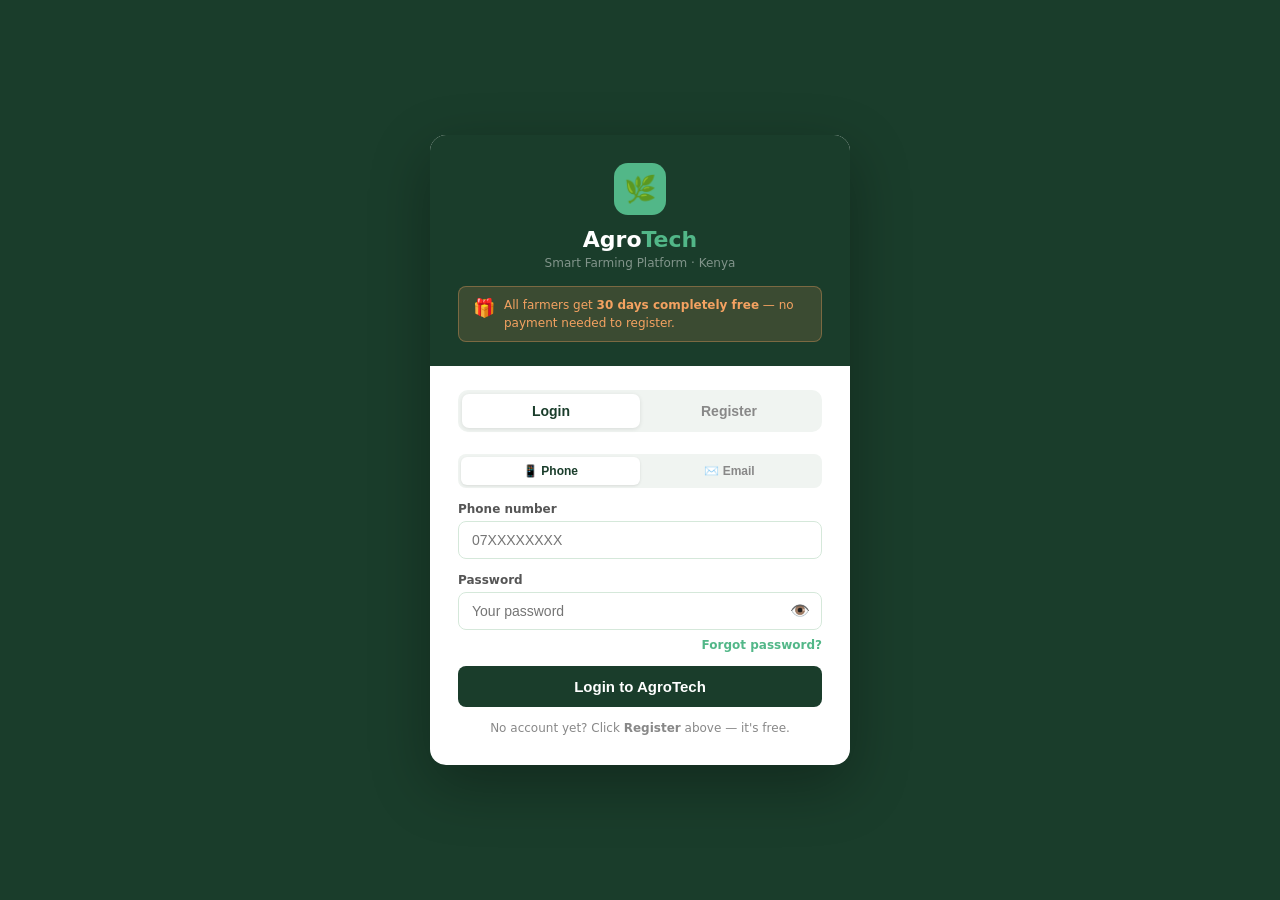
<file: frontend/pages/subscription.html>
<!DOCTYPE html>
<html lang="en">
<head>
  <meta charset="UTF-8">
  <meta name="viewport" content="width=device-width, initial-scale=1.0">
  <title>AgroTech — Subscription</title>
  <style>
    *{box-sizing:border-box;margin:0;padding:0}
    body{font-family:'Segoe UI',system-ui,sans-serif;background:#f0f4f1;color:#1a1a1a}
    .shell{display:flex;min-height:100vh}

    /* SIDEBAR */
    .sidebar{width:220px;background:#1a3d2b;display:flex;flex-direction:column;position:fixed;top:0;left:0;bottom:0;z-index:100;overflow-y:auto}
    .sb-logo{padding:20px 16px 14px;border-bottom:1px solid rgba(255,255,255,0.1)}
    .sb-logo h1{font-size:20px;font-weight:800;color:#fff}
    .sb-logo h1 span{color:#52b788}
    .sb-logo p{font-size:11px;color:rgba(255,255,255,0.35);margin-top:2px}
    .sb-user{padding:12px 16px;border-bottom:1px solid rgba(255,255,255,0.1)}
    .sb-user .name{font-size:13px;font-weight:600;color:#fff}
    .sb-user .info{font-size:11px;color:rgba(255,255,255,0.45);margin-top:2px}
    .sb-user .badge{display:inline-block;background:#f4a261;color:#7a3c0a;font-size:10px;font-weight:700;padding:2px 8px;border-radius:20px;margin-top:5px}
    .sb-nav{flex:1;padding:8px 0}
    .sb-nav a{display:flex;align-items:center;gap:10px;padding:10px 16px;color:rgba(255,255,255,0.65);text-decoration:none;font-size:13px;font-weight:500;border-left:3px solid transparent;transition:all 0.15s}
    .sb-nav a:hover{background:rgba(255,255,255,0.07);color:#fff}
    .sb-nav a.active{background:rgba(82,183,136,0.15);color:#fff;border-left-color:#52b788}
    .sb-nav a .ic{font-size:17px;width:20px;text-align:center}
    .sb-bottom{padding:14px 16px;border-top:1px solid rgba(255,255,255,0.1)}
    .logout-btn{background:none;border:none;color:rgba(255,255,255,0.35);font-size:13px;cursor:pointer;display:flex;align-items:center;gap:8px}
    .logout-btn:hover{color:rgba(255,255,255,0.7)}

    /* MAIN */
    .main{margin-left:220px;flex:1;display:flex;flex-direction:column}
    .topbar{background:#fff;border-bottom:1px solid #d5e8da;padding:14px 24px;display:flex;align-items:center;justify-content:space-between;position:sticky;top:0;z-index:50}
    .topbar h2{font-size:18px;font-weight:700;color:#1a3d2b}
    .topbar p{font-size:12px;color:#888;margin-top:2px}
    .body{padding:24px;max-width:900px}

    /* ══════════════════════════
       CURRENT STATUS CARD
    ══════════════════════════ */
    .status-card{
      border-radius:16px;padding:28px;margin-bottom:24px;color:#fff;
      background:linear-gradient(135deg,#1a3d2b,#2d6a4f);
    }
    .status-card.expired{background:linear-gradient(135deg,#a32d2d,#e24b4a)}
    .status-card.warning{background:linear-gradient(135deg,#e65100,#f4a261)}

    .sc-top{display:flex;align-items:flex-start;justify-content:space-between;margin-bottom:20px}
    .sc-icon{font-size:48px}
    .sc-title{font-size:22px;font-weight:900;margin-top:8px}
    .sc-sub{font-size:13px;color:rgba(255,255,255,0.7);margin-top:4px}
    .sc-badge{
      background:rgba(255,255,255,0.15);border:1px solid rgba(255,255,255,0.3);
      border-radius:20px;padding:6px 16px;font-size:12px;font-weight:700;
    }

    /* Countdown */
    .countdown-row{display:flex;gap:16px;margin-top:20px}
    .countdown-box{
      flex:1;background:rgba(255,255,255,0.1);border-radius:12px;
      padding:16px;text-align:center;
    }
    .cb-number{font-size:36px;font-weight:900;line-height:1}
    .cb-label{font-size:12px;color:rgba(255,255,255,0.6);margin-top:4px}

    /* Progress bar showing days used */
    .days-progress{margin-top:20px}
    .dp-label{display:flex;justify-content:space-between;font-size:12px;color:rgba(255,255,255,0.7);margin-bottom:6px}
    .dp-bar{background:rgba(255,255,255,0.15);border-radius:10px;height:10px;overflow:hidden}
    .dp-fill{height:100%;border-radius:10px;background:#fff;transition:width 0.6s}

    /* ══════════════════════════
       FARM SCALE INFO
    ══════════════════════════ */
    .scale-card{
      background:#fff;border-radius:14px;border:1px solid #d5e8da;
      padding:20px;margin-bottom:24px;
      display:flex;align-items:center;gap:16px;
    }
    .scale-icon{font-size:40px}
    .scale-info{flex:1}
    .scale-info h4{font-size:15px;font-weight:800;color:#1a3d2b}
    .scale-info p{font-size:13px;color:#888;margin-top:3px}
    .scale-badge{
      padding:6px 16px;border-radius:20px;font-size:13px;font-weight:700;
    }
    .scale-badge.small{background:#e3f2fd;color:#0d47a1}
    .scale-badge.large{background:#eaf3de;color:#2e7d32}

    /* ══════════════════════════
       PLANS COMPARISON
    ══════════════════════════ */
    .plans-header{margin-bottom:20px;text-align:center}
    .plans-header h3{font-size:22px;font-weight:900;color:#1a3d2b;margin-bottom:6px}
    .plans-header p{font-size:14px;color:#888}

    /* Billing period toggle */
    .billing-toggle{
      display:flex;align-items:center;justify-content:center;
      gap:0;margin-bottom:24px;
    }
    .billing-toggle-inner{
      display:flex;background:#fff;border:1.5px solid #d5e8da;
      border-radius:30px;padding:4px;gap:4px;
    }
    .bt-btn{
      padding:9px 24px;border-radius:24px;font-size:14px;font-weight:700;
      cursor:pointer;border:none;background:transparent;color:#888;
      transition:all 0.2s;display:flex;align-items:center;gap:8px;
    }
    .bt-btn.active{background:#1a3d2b;color:#fff}
    .bt-save{
      background:#f4a261;color:#7a3c0a;font-size:10px;font-weight:800;
      padding:2px 8px;border-radius:10px;
    }
    .bt-btn.active .bt-save{background:rgba(255,255,255,0.25);color:#fff}

    .plans-grid{display:grid;grid-template-columns:1fr 1fr;gap:18px;margin-bottom:24px}
    .plan-card{
      background:#fff;border-radius:16px;border:2px solid #d5e8da;
      padding:24px;position:relative;transition:all 0.2s;
    }
    .plan-card.current{border-color:#52b788;background:#f0fff4}
    .plan-card.recommended{border-color:#1a3d2b}

    .plan-tag{
      position:absolute;top:-12px;left:24px;
      background:#1a3d2b;color:#fff;font-size:11px;font-weight:700;
      padding:5px 14px;border-radius:20px;
    }
    .plan-tag.current{background:#52b788}

    .plan-icon{font-size:40px;margin-bottom:10px}
    .plan-name{font-size:18px;font-weight:900;color:#1a3d2b;margin-bottom:4px}
    .plan-desc{font-size:13px;color:#888;margin-bottom:16px}

    .plan-price{font-size:32px;font-weight:900;color:#1a3d2b}
    .plan-price .pp-period{font-size:14px;font-weight:600;color:#888}
    .plan-price.free{color:#52b788}

    .plan-features{margin:18px 0;display:flex;flex-direction:column;gap:10px}
    .pf-item{display:flex;align-items:flex-start;gap:10px;font-size:13px;color:#444}
    .pf-icon{flex-shrink:0;margin-top:1px}
    .pf-icon.yes{color:#52b788}
    .pf-icon.no{color:#ccc}

    .plan-btn{
      width:100%;padding:13px;border-radius:10px;
      font-size:14px;font-weight:800;cursor:pointer;
      border:none;transition:all 0.15s;text-align:center;
      text-decoration:none;display:block;
    }
    .plan-btn.primary{background:#1a3d2b;color:#fff}
    .plan-btn.primary:hover{background:#2d6a4f}
    .plan-btn.disabled{background:#f0f0f0;color:#aaa;cursor:not-allowed}

    /* ══════════════════════════
       PAYMENT INFO BOX
    ══════════════════════════ */
    .payment-box{
      background:#fff8e1;border:1.5px solid #ffe082;
      border-radius:14px;padding:20px;margin-bottom:24px;
    }
    .payment-box h4{font-size:15px;font-weight:800;color:#e65100;margin-bottom:8px;display:flex;align-items:center;gap:8px}
    .payment-box p{font-size:13px;color:#5d4037;line-height:1.7}

    /* ══════════════════════════
       FAQ SECTION
    ══════════════════════════ */
    .faq-card{background:#fff;border-radius:14px;border:1px solid #d5e8da;overflow:hidden}
    .faq-item{border-bottom:1px solid #f0f4f1}
    .faq-item:last-child{border-bottom:none}
    .faq-q{
      padding:16px 20px;cursor:pointer;display:flex;justify-content:space-between;align-items:center;
      font-size:14px;font-weight:700;color:#1a3d2b;transition:background 0.15s;
    }
    .faq-q:hover{background:#fafcfa}
    .faq-q .faq-arrow{transition:transform 0.2s;color:#52b788;font-size:18px}
    .faq-item.open .faq-arrow{transform:rotate(180deg)}
    .faq-a{padding:0 20px;font-size:13px;color:#666;line-height:1.7;max-height:0;overflow:hidden;transition:all 0.25s}
    .faq-item.open .faq-a{padding:0 20px 16px;max-height:300px}
  
    /* ===== Mobile sidebar (responsive) ===== */
    .hamburger{display:none;flex-direction:column;justify-content:center;gap:5px;width:42px;height:42px;background:none;border:none;cursor:pointer;padding:9px;margin-right:6px}
    .hamburger span{display:block;height:3px;width:100%;background:#1a3d2b;border-radius:3px;transition:all .2s}
    .sidebar-overlay{display:none;position:fixed;inset:0;background:rgba(0,0,0,.45);z-index:99}
    .sidebar-overlay.show{display:block}
    @media (max-width:768px){
      .sidebar{transform:translateX(-100%);transition:transform .25s ease;box-shadow:2px 0 18px rgba(0,0,0,.25)}
      .sidebar.open{transform:translateX(0)}
      .main{margin-left:0}
      .hamburger{display:flex}
    }
</style>
  <link rel="stylesheet" href="../css/mobile.css">
</head>
<body>
<div class="sidebar-overlay" id="sidebar-overlay" onclick="closeSidebar()"></div>
<div class="shell">

  <!-- SIDEBAR -->
  <aside class="sidebar" id="sidebar">
    <div class="sb-logo"><h1>🌿 Agro<span>Tech</span></h1><p>Smart Farming · Kenya</p></div>
    <div class="sb-user">
      <div class="name" id="sb-name">Loading...</div>
      <div class="info" id="sb-info"></div>
      <span class="badge" id="sb-badge" style="display:none"></span>
    </div>
    <nav class="sb-nav">
      <a href="dashboard.html"><span class="ic">🏠</span> Dashboard</a>
      <a href="scan.html"><span class="ic">📷</span> Scan Crop</a>
      <a href="history.html"><span class="ic">📋</span> Scan History</a>
      <a href="schedule.html"><span class="ic">📅</span> Farm Schedule</a>
      <a href="inventory.html"><span class="ic">📦</span> Inventory</a>
      <a href="profit.html"><span class="ic">💰</span> Profit & Harvest</a>
      <a href="subscription.html" class="active"><span class="ic">⭐</span> Subscription</a>
      <a href="profile.html"><span class="ic">👤</span> Profile</a>
    </nav>
    <div class="sb-bottom">
      <button class="logout-btn" onclick="doLogout()">🚪 Log out</button>
    </div>
  </aside>

  <!-- MAIN -->
  <div class="main">
    <div class="topbar">
      <button class="hamburger" id="hamburger" onclick="toggleSidebar()" aria-label="Menu"><span></span><span></span><span></span></button>
      <div>
        <h2>⭐ Subscription</h2>
        <p>Your plan details and upgrade options</p>
      </div>
    </div>

    <div class="body">

      <!-- ══════════════════════════
           CURRENT STATUS CARD
      ══════════════════════════ -->
      <div class="status-card" id="status-card">
        <div class="sc-top">
          <div>
            <div class="sc-icon" id="sc-icon">🎁</div>
            <div class="sc-title" id="sc-title">Free Trial Active</div>
            <div class="sc-sub" id="sc-sub">Loading your subscription status...</div>
          </div>
          <div class="sc-badge" id="sc-badge">—</div>
        </div>

        <div class="countdown-row" id="countdown-row">
          <div class="countdown-box">
            <div class="cb-number" id="days-left">—</div>
            <div class="cb-label">Days Remaining</div>
          </div>
          <div class="countdown-box">
            <div class="cb-number" id="days-used">—</div>
            <div class="cb-label">Days Used</div>
          </div>
          <div class="countdown-box">
            <div class="cb-number" id="end-date" style="font-size:16px;padding-top:8px">—</div>
            <div class="cb-label">Trial Ends</div>
          </div>
        </div>

        <div class="days-progress">
          <div class="dp-label">
            <span>Free trial progress</span>
            <span id="dp-percent">0%</span>
          </div>
          <div class="dp-bar">
            <div class="dp-fill" id="dp-fill" style="width:0%"></div>
          </div>
        </div>
      </div>

      <!-- ══════════════════════════
           FARM SCALE INFO
      ══════════════════════════ -->
      <div class="scale-card">
        <div class="scale-icon" id="scale-icon">🌱</div>
        <div class="scale-info">
          <h4>Your Farm Classification</h4>
          <p id="scale-desc">Based on your farm size, you are classified as:</p>
        </div>
        <span class="scale-badge" id="scale-badge">—</span>
      </div>

      <!-- ══════════════════════════
           PLANS COMPARISON
      ══════════════════════════ -->
      <div class="plans-header">
        <h3>Choose Your Plan</h3>
        <p>After your 30-day free trial ends, continue with a plan that fits your farm</p>
      </div>

      <!-- Monthly / Annual toggle -->
      <div class="billing-toggle">
        <div class="billing-toggle-inner">
          <button class="bt-btn active" id="bt-monthly" onclick="setBilling('monthly')">
            Monthly
          </button>
          <button class="bt-btn" id="bt-annual" onclick="setBilling('annual')">
            Annual <span class="bt-save">Save ~17%</span>
          </button>
        </div>
      </div>

      <div class="plans-grid">

        <!-- SMALL SCALE PLAN -->
        <div class="plan-card" id="plan-small">
          <span class="plan-tag" id="tag-small" style="display:none">Your Plan</span>
          <div class="plan-icon">🌱</div>
          <div class="plan-name">Small Scale Farmer</div>
          <div class="plan-desc">For farms under 5 acres</div>

          <div class="plan-price" id="price-small">
            $10 <span class="pp-period">/ month</span>
          </div>
          <div style="font-size:12px;color:#aaa;margin-top:-8px" id="price-small-kes">≈ KES 1,300 / month</div>

          <div class="plan-features">
            <div class="pf-item"><span class="pf-icon yes">✅</span> 100 AI crop scans per day</div>
            <div class="pf-item"><span class="pf-icon yes">✅</span> Disease detection & treatment advice</div>
            <div class="pf-item"><span class="pf-icon yes">✅</span> PDF scan reports</div>
            <div class="pf-item"><span class="pf-icon yes">✅</span> Farm schedule & task reminders</div>
            <div class="pf-item"><span class="pf-icon yes">✅</span> Inventory tracking</div>
            <div class="pf-item"><span class="pf-icon yes">✅</span> Profit & harvest tracking</div>
            <div class="pf-item"><span class="pf-icon yes">✅</span> Weather & spray advisor</div>
            <div class="pf-item"><span class="pf-icon no">⬜</span> Unlimited scans</div>
          </div>

          <button class="plan-btn primary" id="btn-small" onclick="selectPlan('small')">
            Continue with Small Scale
          </button>
        </div>

        <!-- LARGE SCALE PLAN -->
        <div class="plan-card recommended" id="plan-large">
          <span class="plan-tag" id="tag-large" style="display:none">Your Plan</span>
          <div class="plan-icon">🚜</div>
          <div class="plan-name">Large Scale Farmer</div>
          <div class="plan-desc">For farms 5 acres and above</div>

          <div class="plan-price" id="price-large">
            $25 <span class="pp-period">/ month</span>
          </div>
          <div style="font-size:12px;color:#aaa;margin-top:-8px" id="price-large-kes">≈ KES 3,250 / month</div>

          <div class="plan-features">
            <div class="pf-item"><span class="pf-icon yes">✅</span> <strong>Unlimited</strong> AI crop scans</div>
            <div class="pf-item"><span class="pf-icon yes">✅</span> Disease detection & treatment advice</div>
            <div class="pf-item"><span class="pf-icon yes">✅</span> PDF scan reports</div>
            <div class="pf-item"><span class="pf-icon yes">✅</span> Farm schedule & task reminders</div>
            <div class="pf-item"><span class="pf-icon yes">✅</span> Inventory tracking</div>
            <div class="pf-item"><span class="pf-icon yes">✅</span> Profit & harvest tracking</div>
            <div class="pf-item"><span class="pf-icon yes">✅</span> Weather & spray advisor</div>
            <div class="pf-item"><span class="pf-icon yes">✅</span> Priority support</div>
          </div>

          <button class="plan-btn primary" id="btn-large" onclick="selectPlan('large')">
            Continue with Large Scale
          </button>
        </div>

      </div>

      <!-- ══════════════════════════
           PAYMENT INFO
      ══════════════════════════ -->
      <div class="payment-box">
        <h4>💳 How to Pay</h4>
        <p>
          Payment via M-Pesa is coming soon. When your free trial ends, you will receive
          instructions on how to pay via M-Pesa Paybill to continue using AgroTech.
          Your data, scan history, and farm records will be kept safe — nothing is deleted
          when your trial ends. You simply won't be able to do new scans until payment is made.
        </p>
      </div>

      <!-- ══════════════════════════
           FAQ
      ══════════════════════════ -->
      <div class="plans-header">
        <h3 style="font-size:18px">Frequently Asked Questions</h3>
      </div>
      <div class="faq-card">
        <div class="faq-item" onclick="toggleFaq(this)">
          <div class="faq-q">What happens when my free trial ends? <span class="faq-arrow">▾</span></div>
          <div class="faq-a">Your account and all your data (scans, schedule, inventory, profit records) stay safe. You will need to subscribe to a plan to continue scanning crops and using AI features.</div>
        </div>
        <div class="faq-item" onclick="toggleFaq(this)">
          <div class="faq-q">How is Small Scale vs Large Scale decided? <span class="faq-arrow">▾</span></div>
          <div class="faq-a">It's based on the farm size you entered when registering. Under 5 acres = Small Scale. 5 acres or more = Large Scale. You can update your farm size in your Profile.</div>
        </div>
        <div class="faq-item" onclick="toggleFaq(this)">
          <div class="faq-q">Can I switch plans later? <span class="faq-arrow">▾</span></div>
          <div class="faq-a">Yes. If your farm size changes, update it in your Profile page and your plan classification will update automatically.</div>
        </div>
        <div class="faq-item" onclick="toggleFaq(this)">
          <div class="faq-q">What payment methods will be accepted? <span class="faq-arrow">▾</span></div>
          <div class="faq-a">M-Pesa Paybill will be the primary payment method, designed for Kenyan farmers. More details will be shared before your trial ends.</div>
        </div>
        <div class="faq-item" onclick="toggleFaq(this)">
          <div class="faq-q">What counts as a "scan"? <span class="faq-arrow">▾</span></div>
          <div class="faq-a">Each time you upload or take a photo of a crop leaf and the AI analyses it, that counts as one scan. Small Scale farmers get 100 scans per day; Large Scale farmers get unlimited scans.</div>
        </div>
      </div>

    </div>
  </div>
</div>

<script>
  const API   = "https://agrotech-75cy.onrender.com";
  const token = localStorage.getItem("agro_token");
  if (!token) window.location.href = "../index.html";
  const user = JSON.parse(localStorage.getItem("agro_user") || "{}");

  document.getElementById("sb-name").textContent = user.name || "Farmer";
  document.getElementById("sb-info").textContent =
    (user.farmScale==="large"?"Large Scale":"Small Scale")+" · "+(user.county||"Kenya");
  if (user.freePeriod) {
    const b = document.getElementById("sb-badge");
    b.textContent = "🎁 FREE — "+user.freeDaysLeft+" days left";
    b.style.display = "inline-block";
  }
  function doLogout() {
    localStorage.removeItem("agro_token");
    localStorage.removeItem("agro_user");
    window.location.href = "../index.html";
  }


  // ═══════════════════════════════════
  //  LOAD SUBSCRIPTION STATUS
  // ═══════════════════════════════════
  async function loadStatus() {
    try {
      const res  = await fetch(API+"/auth/me", {
        headers: {"Authorization":"Bearer "+token}
      });
      const data = await res.json();
      renderStatus(data);
      renderScale(data);
      renderPlans(data);
    } catch(e) {
      console.error(e);
    }
  }


  // ═══════════════════════════════════
  //  RENDER STATUS CARD
  // ═══════════════════════════════════
  function renderStatus(data) {
    const card       = document.getElementById("status-card");
    const daysLeft   = data.freeDaysLeft;
    const daysUsed   = 30 - daysLeft;
    const pct        = Math.round((daysUsed/30)*100);
    const endDate    = new Date(data.freePeriodEndsAt);

    document.getElementById("days-left").textContent = daysLeft;
    document.getElementById("days-used").textContent = daysUsed;
    document.getElementById("end-date").textContent  = endDate.toLocaleDateString("en-KE",{day:"numeric",month:"short",year:"numeric"});
    document.getElementById("dp-percent").textContent = pct+"%";
    document.getElementById("dp-fill").style.width    = pct+"%";

    if (data.freePeriod) {
      if (daysLeft <= 5) {
        // Warning state - trial ending soon
        card.className = "status-card warning";
        document.getElementById("sc-icon").textContent  = "⏰";
        document.getElementById("sc-title").textContent = "Free Trial Ending Soon!";
        document.getElementById("sc-sub").textContent   = "Your free trial ends in "+daysLeft+" day"+(daysLeft!==1?"s":"")+". Choose a plan below to continue uninterrupted.";
        document.getElementById("sc-badge").textContent = "⚠️ "+daysLeft+" DAYS LEFT";
      } else {
        // Normal active trial
        card.className = "status-card";
        document.getElementById("sc-icon").textContent  = "🎁";
        document.getElementById("sc-title").textContent = "Free Trial Active";
        document.getElementById("sc-sub").textContent   = "Enjoy full access to all AgroTech features — completely free for your first 30 days.";
        document.getElementById("sc-badge").textContent = "✅ ACTIVE";
      }
    } else {
      // Trial expired
      card.className = "status-card expired";
      document.getElementById("sc-icon").textContent  = "🔒";
      document.getElementById("sc-title").textContent = "Free Trial Expired";
      document.getElementById("sc-sub").textContent   = "Your 30-day free trial has ended. Subscribe to a plan below to continue scanning crops and using AI features.";
      document.getElementById("sc-badge").textContent = "🔒 EXPIRED";
      document.getElementById("countdown-row").style.display = "none";
      document.getElementById("days-left").textContent = "0";
    }
  }


  // ═══════════════════════════════════
  //  RENDER FARM SCALE
  // ═══════════════════════════════════
  function renderScale(data) {
    const isLarge = data.farmScale === "large";
    document.getElementById("scale-icon").textContent = isLarge ? "🚜" : "🌱";
    document.getElementById("scale-desc").innerHTML =
      `Your farm is <strong>${data.farmSize || 0} acres</strong> — ` +
      (isLarge
        ? "classified as <strong>Large Scale</strong> (5+ acres)"
        : "classified as <strong>Small Scale</strong> (under 5 acres)");

    const badge = document.getElementById("scale-badge");
    badge.textContent = isLarge ? "🚜 Large Scale" : "🌱 Small Scale";
    badge.className   = "scale-badge " + (isLarge ? "large" : "small");
  }


  // ═══════════════════════════════════
  //  RENDER PLANS — highlight current plan
  // ═══════════════════════════════════
  function renderPlans(data) {
    const isLarge = data.farmScale === "large";

    if (isLarge) {
      document.getElementById("plan-large").classList.add("current");
      document.getElementById("tag-large").style.display = "block";
      document.getElementById("tag-large").textContent   = "Your Plan";
      document.getElementById("tag-large").className     = "plan-tag current";

      document.getElementById("btn-large").textContent = data.freePeriod ? "✅ Your Current Plan (Free Trial)" : "✅ Your Current Plan";
      document.getElementById("btn-small").textContent = "Switch to Small Scale";
    } else {
      document.getElementById("plan-small").classList.add("current");
      document.getElementById("tag-small").style.display = "block";
      document.getElementById("tag-small").textContent   = "Your Plan";
      document.getElementById("tag-small").className     = "plan-tag current";

      document.getElementById("btn-small").textContent = data.freePeriod ? "✅ Your Current Plan (Free Trial)" : "✅ Your Current Plan";
      document.getElementById("btn-large").textContent = "Switch to Large Scale";
    }
  }


  // ═══════════════════════════════════
  //  SELECT PLAN
  // ═══════════════════════════════════
  function selectPlan(plan) {
    if (plan === "large") {
      window.location.href = "profile.html?upgrade=large";
    } else {
      window.location.href = "profile.html?upgrade=small";
    }
  }


  // ═══════════════════════════════════
  //  FAQ TOGGLE
  // ═══════════════════════════════════
  function toggleFaq(el) {
    const wasOpen = el.classList.contains("open");
    document.querySelectorAll(".faq-item").forEach(f=>f.classList.remove("open"));
    if (!wasOpen) el.classList.add("open");
  }

  // ═══════════════════════════════════
  //  BILLING PERIOD TOGGLE
  //  Switches between monthly and annual
  //  pricing display. Prices in USD with
  //  KES equivalent shown underneath.
  //  Exchange rate used: ~130 KES = $1
  // ═══════════════════════════════════
  const PRICES = {
    monthly: {
      small: { usd: 10,  kes: "1,300",  period: "/ month" },
      large: { usd: 25,  kes: "3,250",  period: "/ month" }
    },
    annual: {
      small: { usd: 100, kes: "13,000", period: "/ year" },
      large: { usd: 250, kes: "32,500", period: "/ year" }
    }
  };

  function setBilling(period) {
    document.getElementById("bt-monthly").classList.toggle("active", period==="monthly");
    document.getElementById("bt-annual").classList.toggle("active", period==="annual");

    const p = PRICES[period];

    document.getElementById("price-small").innerHTML =
      "$" + p.small.usd + ' <span class="pp-period">' + p.small.period + '</span>';
    document.getElementById("price-small-kes").textContent =
      "≈ KES " + p.small.kes + " " + p.small.period;

    document.getElementById("price-large").innerHTML =
      "$" + p.large.usd + ' <span class="pp-period">' + p.large.period + '</span>';
    document.getElementById("price-large-kes").textContent =
      "≈ KES " + p.large.kes + " " + p.large.period;
  }

  loadStatus();
</script>
<script src="../js/app.js"></script>
<script src="../js/notifications.js"></script>

<script>
  /* ===== Mobile sidebar toggle ===== */
  function toggleSidebar(){
    document.getElementById("sidebar").classList.toggle("open");
    document.getElementById("sidebar-overlay").classList.toggle("show");
  }
  function closeSidebar(){
    document.getElementById("sidebar").classList.remove("open");
    document.getElementById("sidebar-overlay").classList.remove("show");
  }
  document.querySelectorAll(".sb-nav a").forEach(function(a){
    a.addEventListener("click", function(){ if(window.innerWidth <= 768) closeSidebar(); });
  });
</script>
</body>
</html>
</file>
<file: frontend/css/mobile.css>
/* ═══════════════════════════════════════════════════
   AGROTECH MOBILE RESPONSIVE CSS
   Same colors, same design — just fits any screen size.
   ═══════════════════════════════════════════════════ */

/* ── HAMBURGER BUTTON (only shows on mobile) ── */
.hamburger {
  display: none;
  background: none;
  border: none;
  cursor: pointer;
  padding: 4px;
  flex-direction: column;
  gap: 5px;
  margin-right: 12px;
}
.hamburger span {
  display: block;
  width: 24px;
  height: 2.5px;
  background: #1a3d2b;
  border-radius: 3px;
  transition: all 0.3s;
}

/* ── OVERLAY (dark background when sidebar is open on mobile) ── */
.sidebar-overlay {
  display: none;
  position: fixed;
  inset: 0;
  background: rgba(0,0,0,0.5);
  z-index: 99;
}
.sidebar-overlay.show { display: block; }

/* ════════════════════════
   TABLET (max 1024px)
   ════════════════════════ */
@media (max-width: 1024px) {
  .stats-row  { grid-template-columns: repeat(2,1fr) !important; }
  .two-col    { grid-template-columns: 1fr !important; }
  .three-col  { grid-template-columns: 1fr 1fr !important; }
  .charts-row { grid-template-columns: 1fr !important; }
  .plans-grid { grid-template-columns: 1fr !important; }
  .form-grid  { grid-template-columns: 1fr !important; }
  .form-grid.three { grid-template-columns: 1fr 1fr !important; }
}

/* ════════════════════════
   MOBILE (max 768px)
   ════════════════════════ */
@media (max-width: 768px) {

  /* Sidebar slides off screen, opens with hamburger */
  .sidebar {
    transform: translateX(-100%);
    transition: transform 0.3s ease;
    z-index: 100;
  }
  .sidebar.open { transform: translateX(0); }

  /* Main takes full width */
  .main { margin-left: 0 !important; }

  /* Show hamburger button */
  .hamburger { display: flex; }

  /* Topbar */
  .topbar { padding: 12px 16px !important; }
  .topbar h2 { font-size: 16px !important; }

  /* Body padding */
  .body { padding: 14px 14px !important; }

  /* Stats — 2 columns */
  .stats-row {
    grid-template-columns: repeat(2,1fr) !important;
    gap: 10px !important;
  }
  .stat-card { padding: 12px 14px !important; }
  .stat-card .s-val { font-size: 22px !important; }

  /* All grids — single column */
  .two-col,
  .three-col,
  .charts-row,
  .account-stats { grid-template-columns: 1fr !important; gap: 10px !important; }

  .form-grid,
  .form-grid.three { grid-template-columns: 1fr !important; }

  /* Weather bar wraps */
  .weather-bar { flex-wrap: wrap; gap: 10px; padding: 14px !important; }
  .w-stats { margin-left: 0 !important; width: 100%; justify-content: space-between; }

  /* Grids */
  .inv-grid     { grid-template-columns: 1fr !important; }
  .history-grid { grid-template-columns: 1fr !important; }
  .scan-grid    { grid-template-columns: 1fr !important; }
  .result-grid  { grid-template-columns: 1fr !important; }
  .plans-grid   { grid-template-columns: 1fr !important; }

  /* Category pickers */
  .cat-picker  { grid-template-columns: repeat(3,1fr) !important; }
  .crop-picker { grid-template-columns: repeat(3,1fr) !important; }

  /* Profit */
  .type-toggle { flex-direction: column; gap: 8px; }
  .ps-value    { font-size: 32px !important; }
  .ps-bottom   { grid-template-columns: 1fr 1fr !important; }

  /* Profile */
  .profile-header { flex-direction: column; text-align: center; }
  .profile-tags   { justify-content: center; }

  /* Modal */
  .modal-box {
    margin: 10px;
    max-width: calc(100vw - 20px) !important;
  }

  /* Toast — full width */
  .toast {
    left: 14px !important;
    right: 14px !important;
    bottom: 14px !important;
    text-align: center;
  }

  /* Buttons */
  .btn { padding: 7px 12px !important; font-size: 12px !important; }

  /* Actions row */
  .actions-row {
    flex-wrap: wrap;
    gap: 8px;
    padding: 12px 14px !important;
  }
  .actions-row .btn {
    flex: 1;
    min-width: 120px;
    justify-content: center;
  }

  /* Subscription countdown */
  .countdown-row { gap: 8px; }
  .cb-number { font-size: 28px !important; }
}

/* ════════════════════════
   VERY SMALL (max 400px)
   ════════════════════════ */
@media (max-width: 400px) {
  .stats-row   { grid-template-columns: 1fr 1fr !important; gap: 8px !important; }
  .cat-picker  { grid-template-columns: repeat(2,1fr) !important; }
  .crop-picker { grid-template-columns: repeat(2,1fr) !important; }
}
</file>
